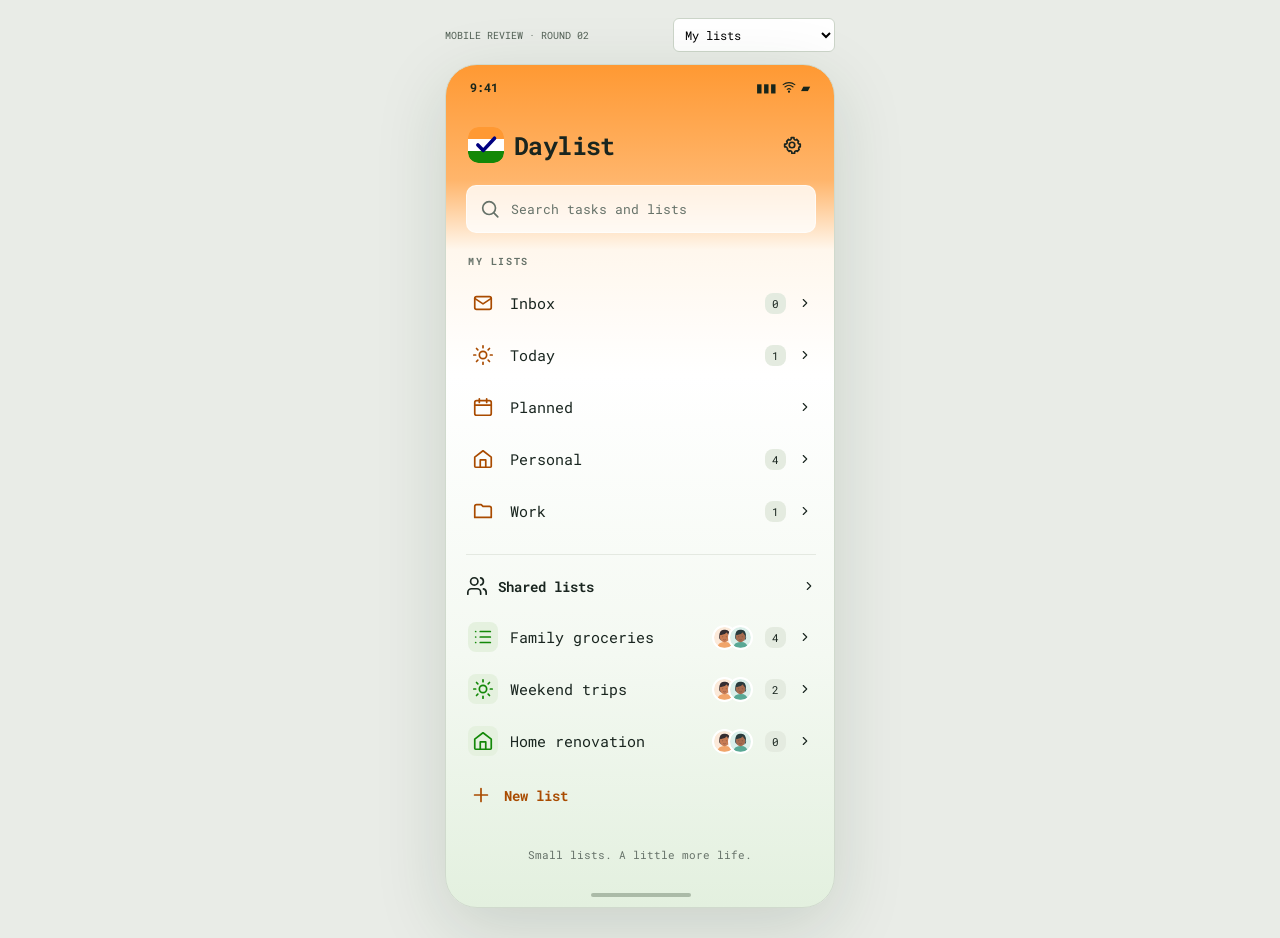
<file: docs/ui-before-taskvilla-compact/index.html>
<!doctype html>
<html lang="en">
<head><meta name="author" content="Aniruddha DuttaChowdhury"><meta name="application-name" content="Daylist"><meta name="application-id" content="app.adc.wunderlistmobileapp"><meta charset="utf-8"><meta name="viewport" content="width=device-width,initial-scale=1"><title>Daylist — Mobile UI review</title><link rel="icon" href="assets/brand-mark.svg"><link rel="stylesheet" href="styles.css"></head>
<body>
<div id="app"></div>
<script src="app.js"></script>
</body></html>
</file>
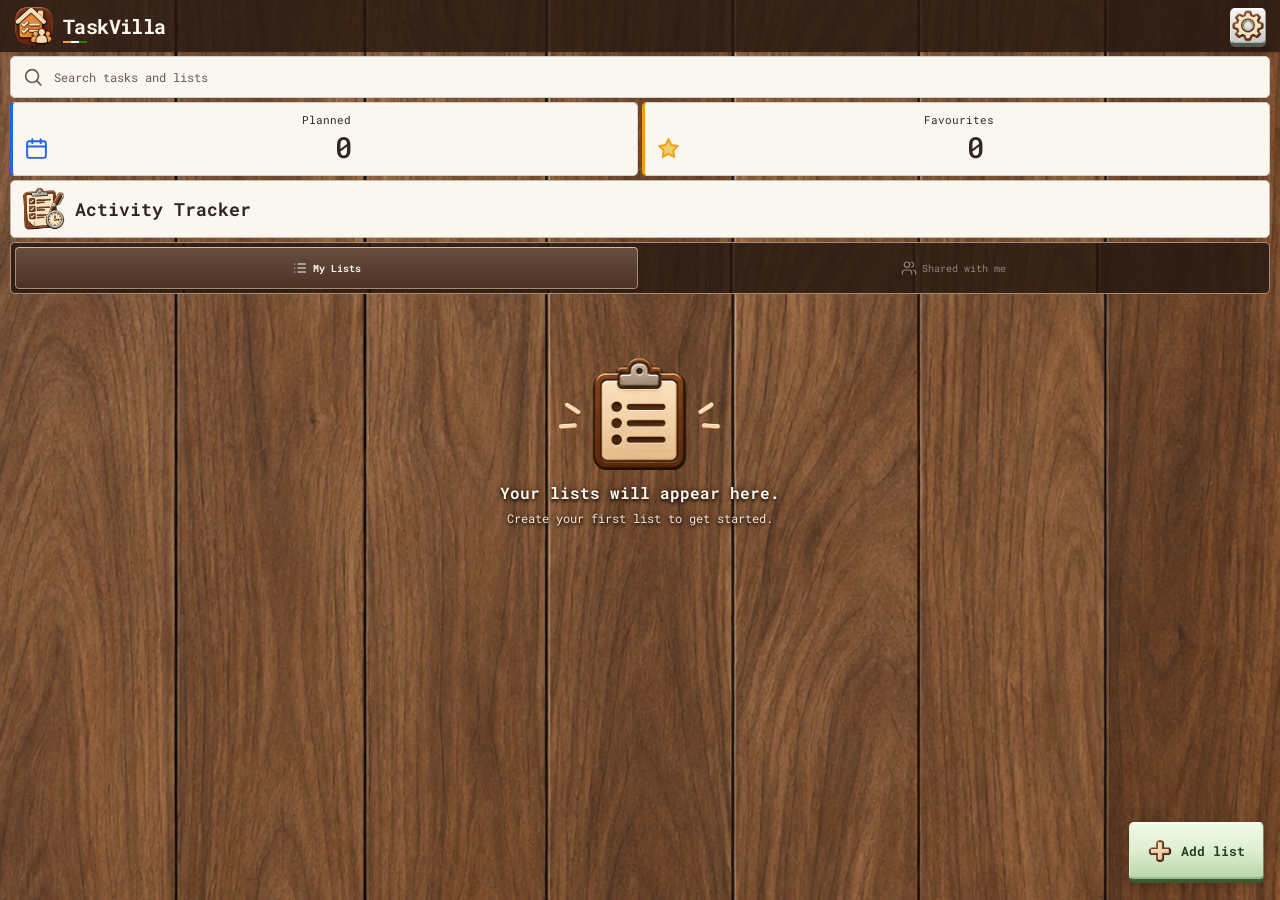
<file: android/assets/ui/index.html>
<!doctype html>
<html lang="en">
<head><meta name="author" content="Aniruddha DuttaChowdhury"><meta name="application-name" content="TaskVilla"><meta name="application-id" content="app.adc.taskvilla"><meta charset="utf-8"><meta name="viewport" content="width=device-width,initial-scale=1"><title>TaskVilla — Mobile UI review</title><link rel="icon" href="assets/taskvilla-icon.png"><link rel="stylesheet" href="styles.css"><link rel="stylesheet" href="tracker.css"></head>
<body>
<div id="app"></div>
<script src="button-feedback.js"></script><script src="assets/emoji-catalogue.js"></script>
<script src="assets/activity-catalogue.js"></script>
<script src="app.js"></script>
<script src="colour-picker.js"></script>
<script src="help.js"></script>
<script src="tracker.js"></script>
<script src="editor.js"></script>
<script src="keyboard.js"></script>
</body></html>
</file>
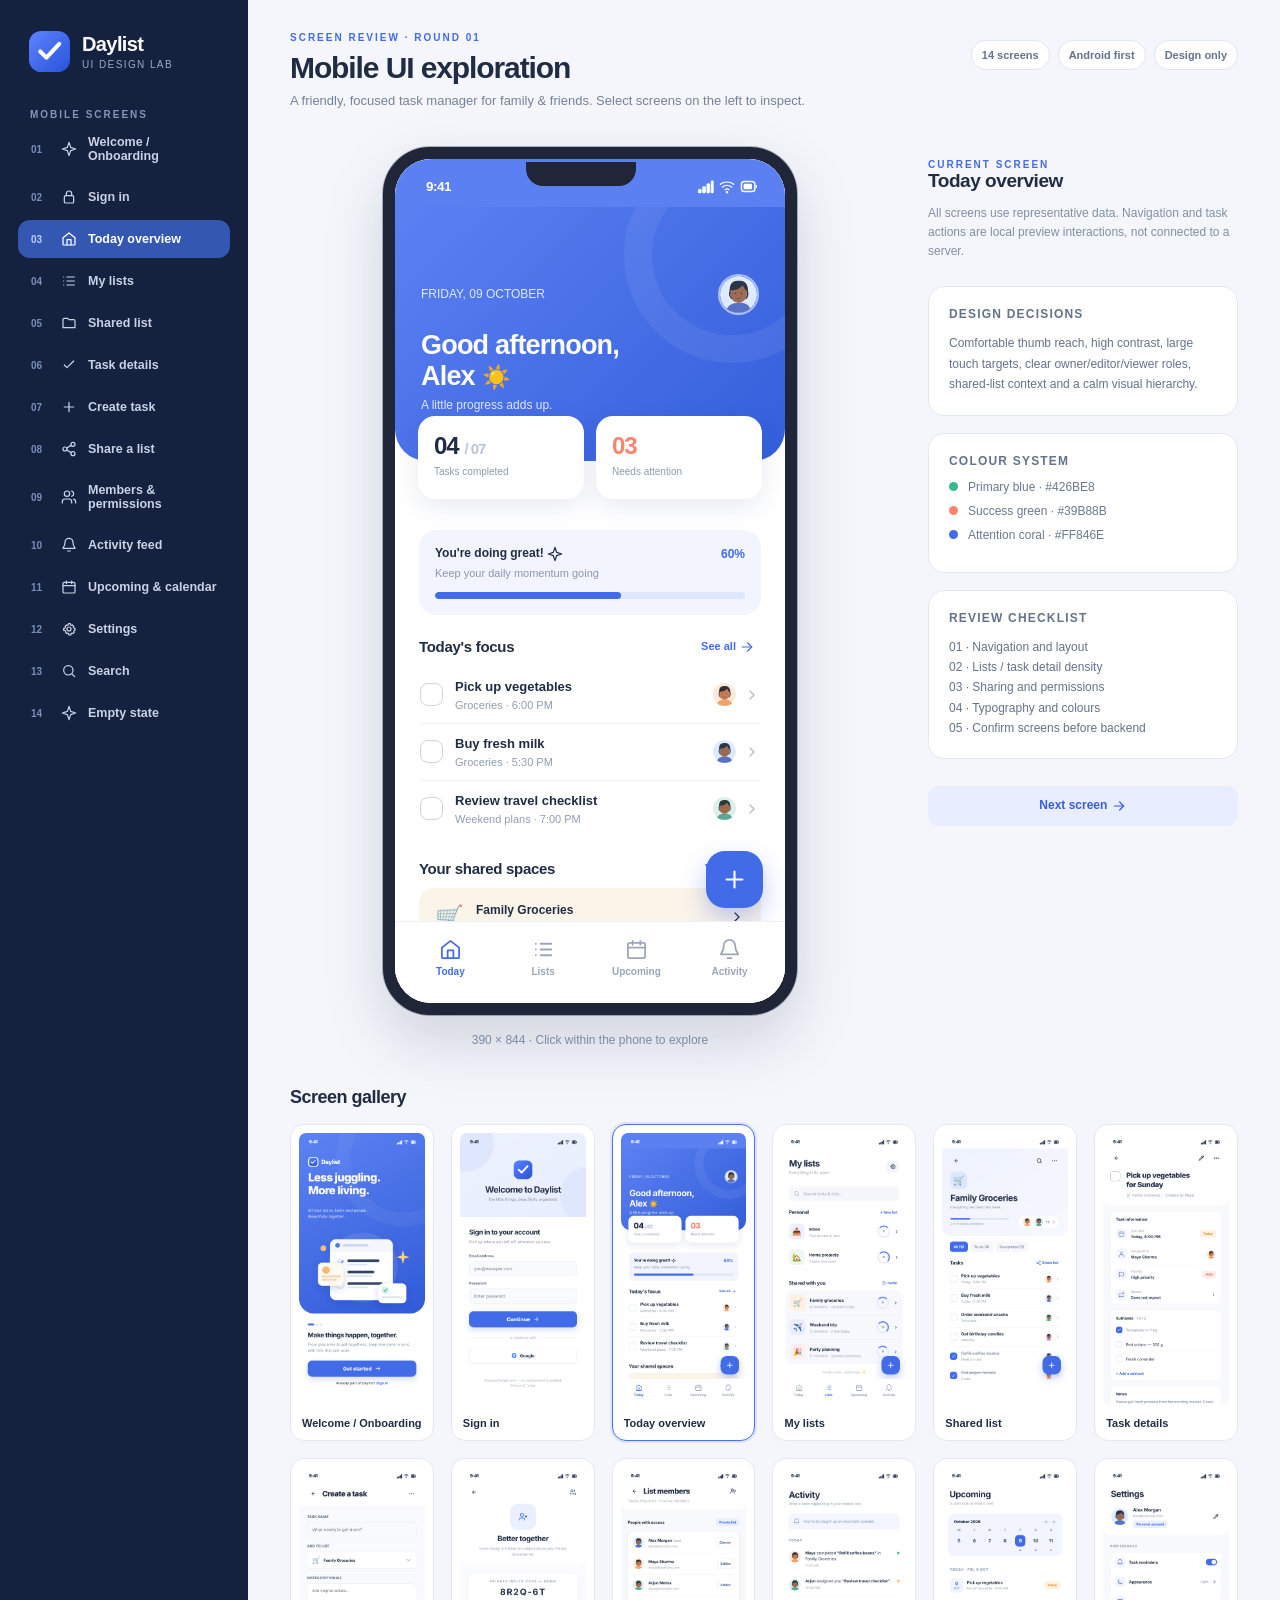
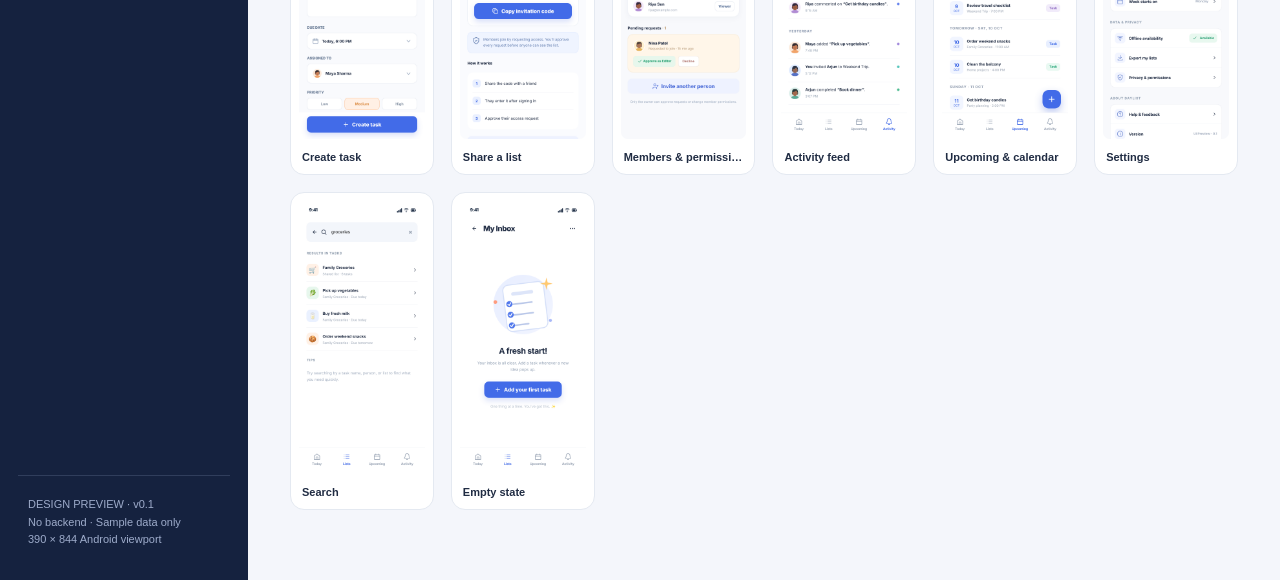
<file: docs/original-round01/ui/index.html>
<!doctype html>
<html lang="en">
<head><meta charset="utf-8"><meta name="viewport" content="width=device-width,initial-scale=1"><title>Daylist — Mobile UI review</title><link rel="icon" href="assets/brand-mark.svg"><link rel="stylesheet" href="styles.css"></head>
<body>
<div id="app"></div>
<script src="app.js"></script>
</body></html>
</file>
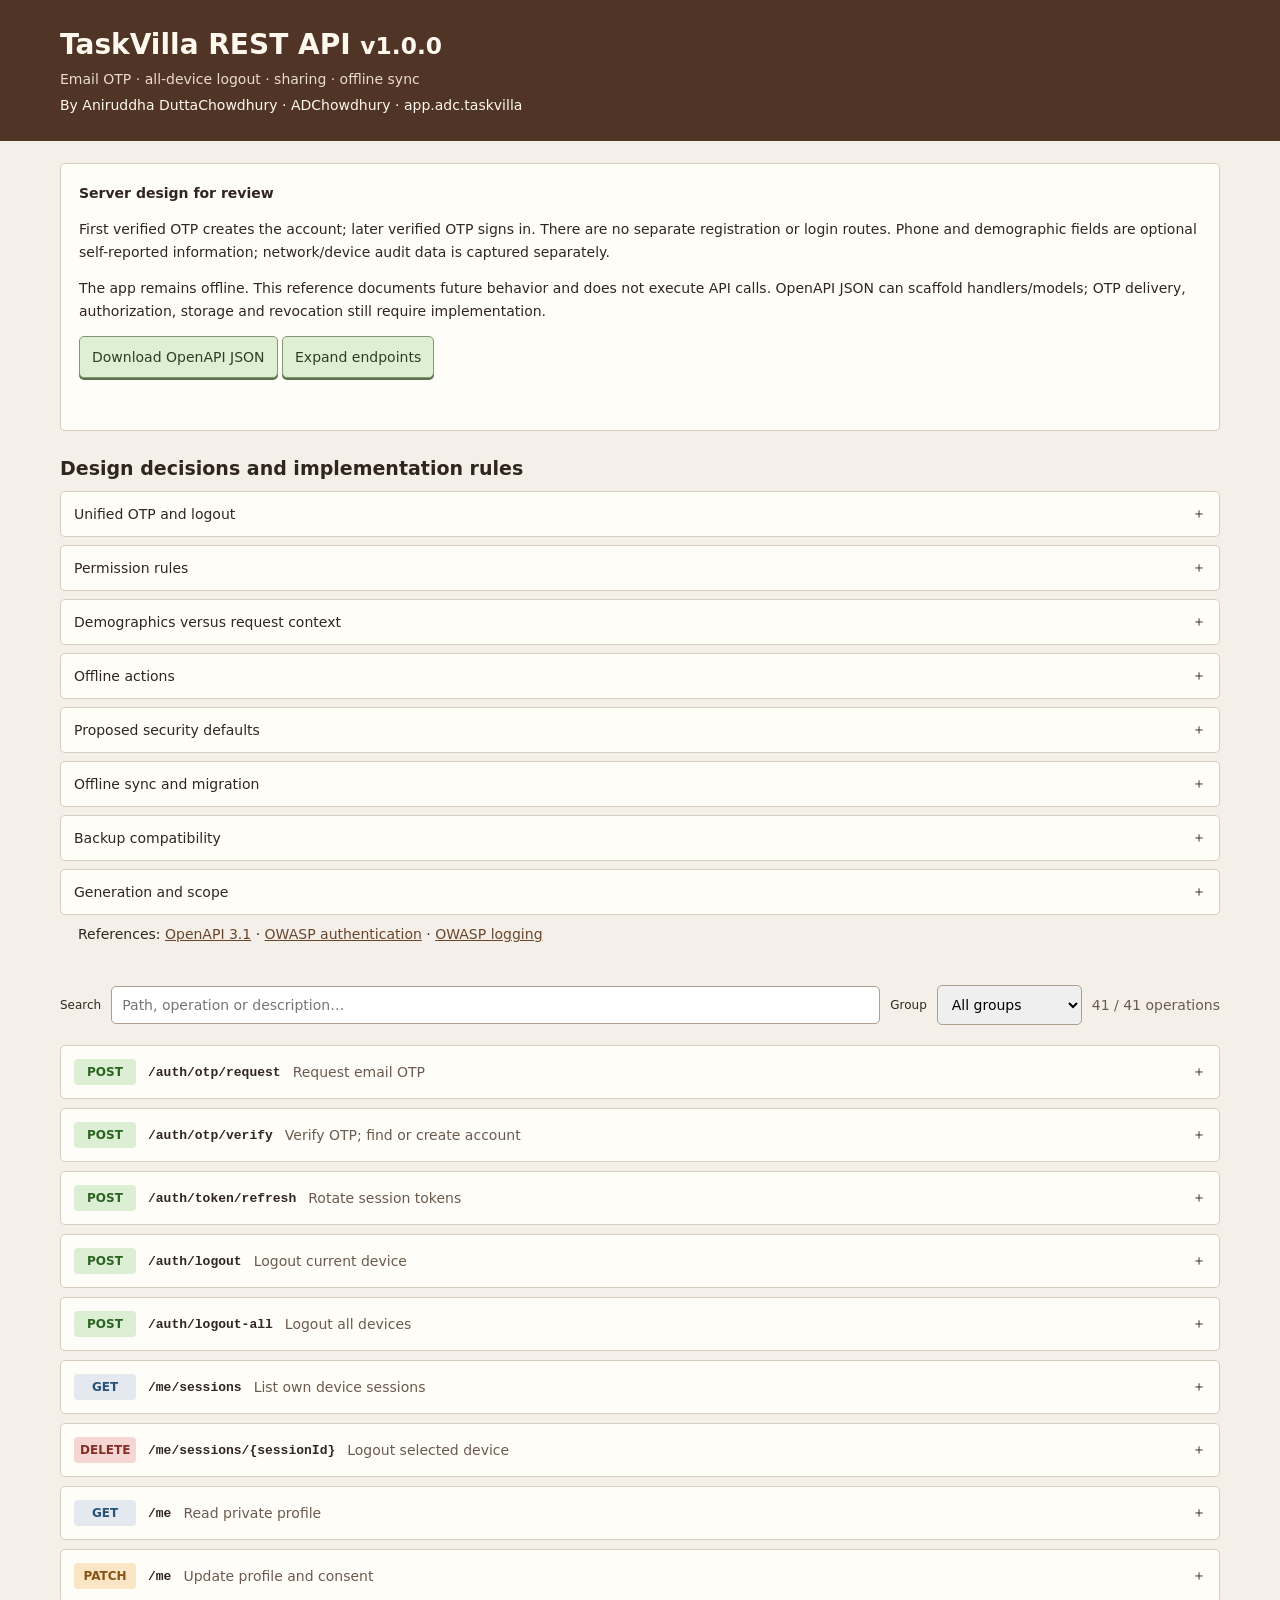
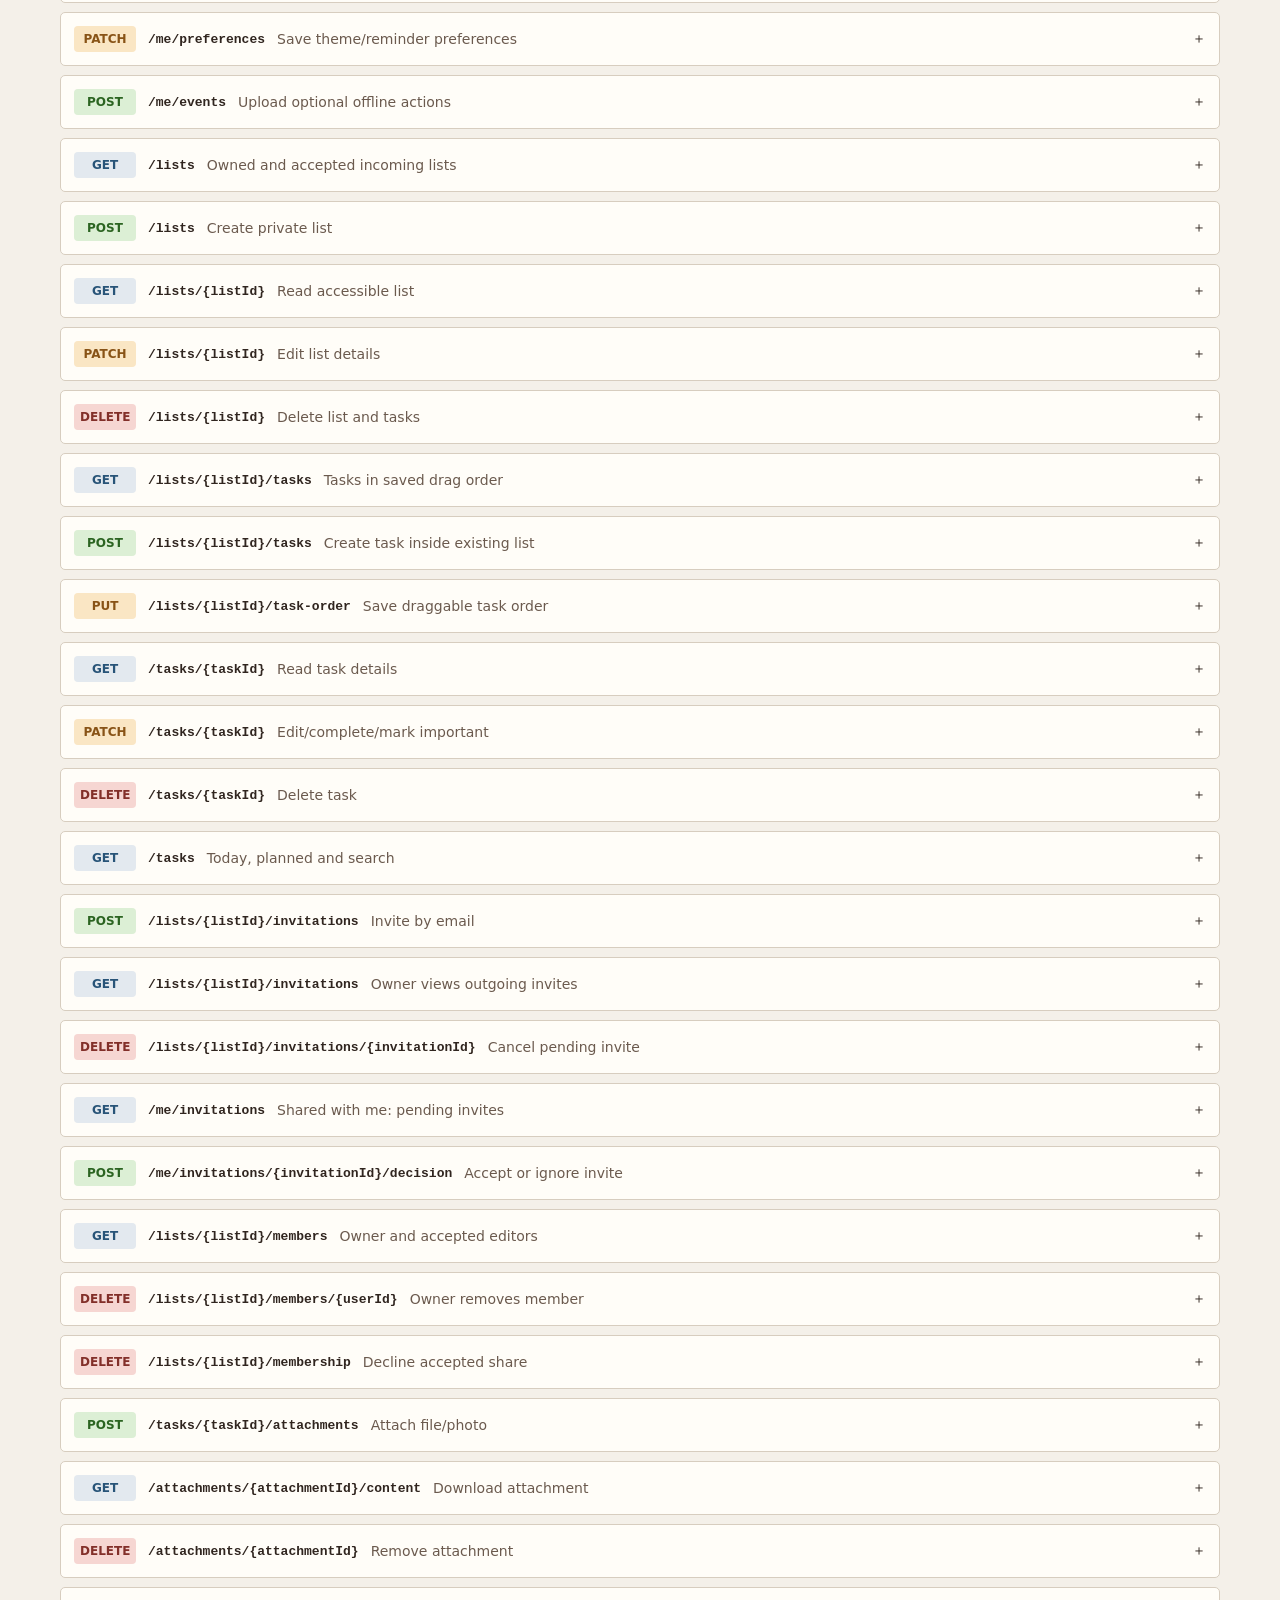
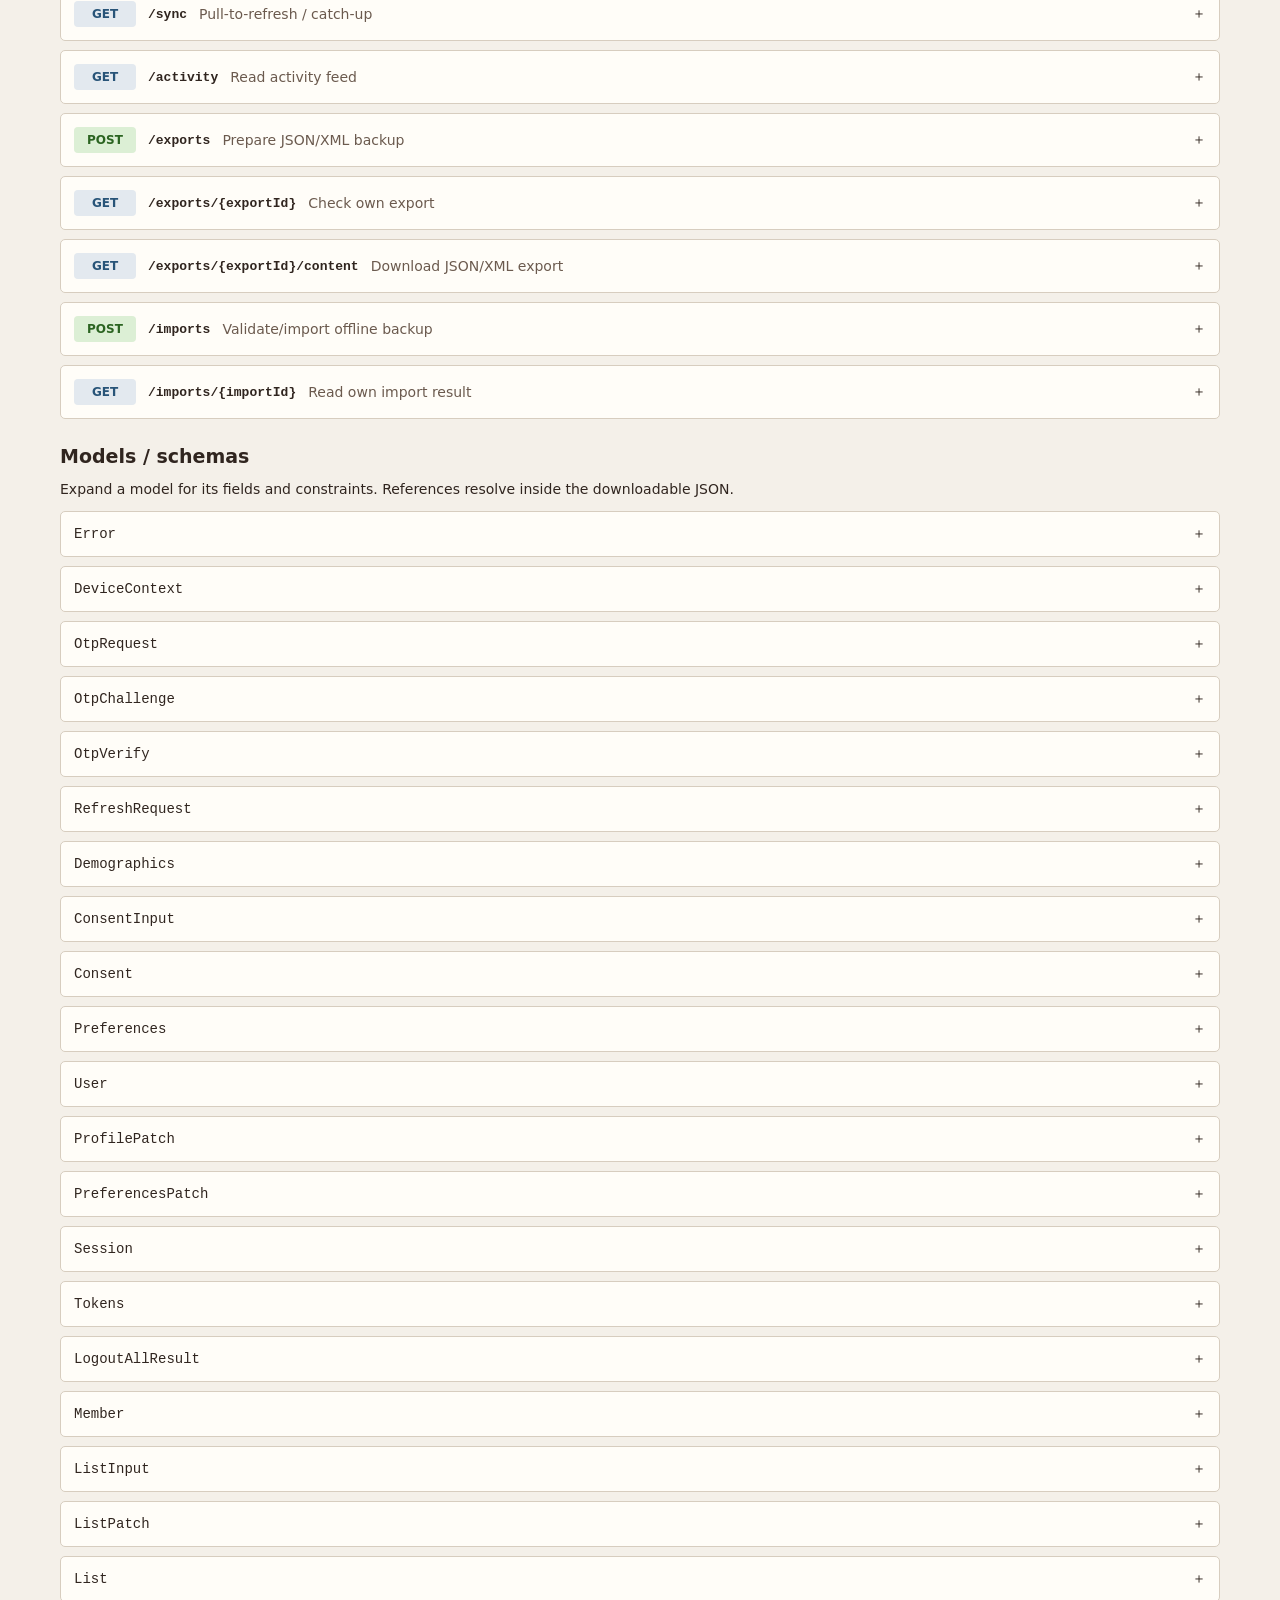
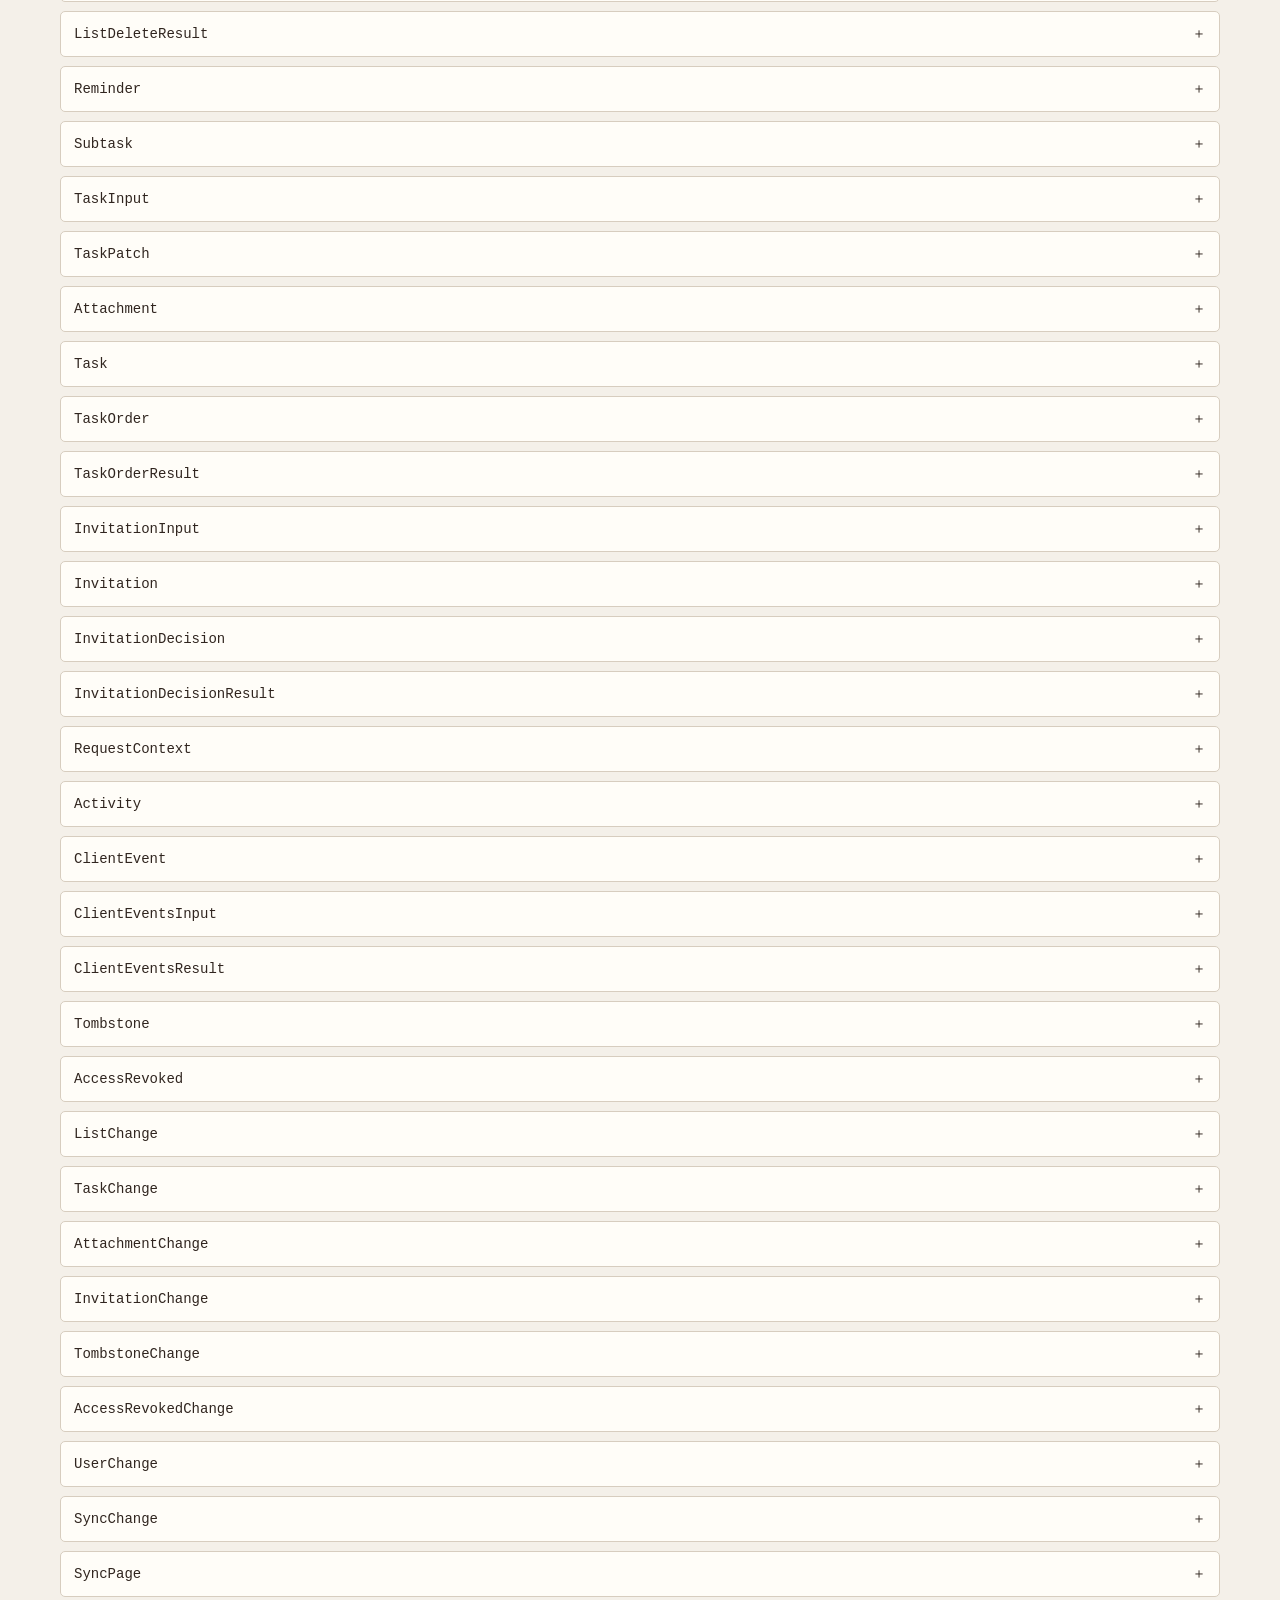
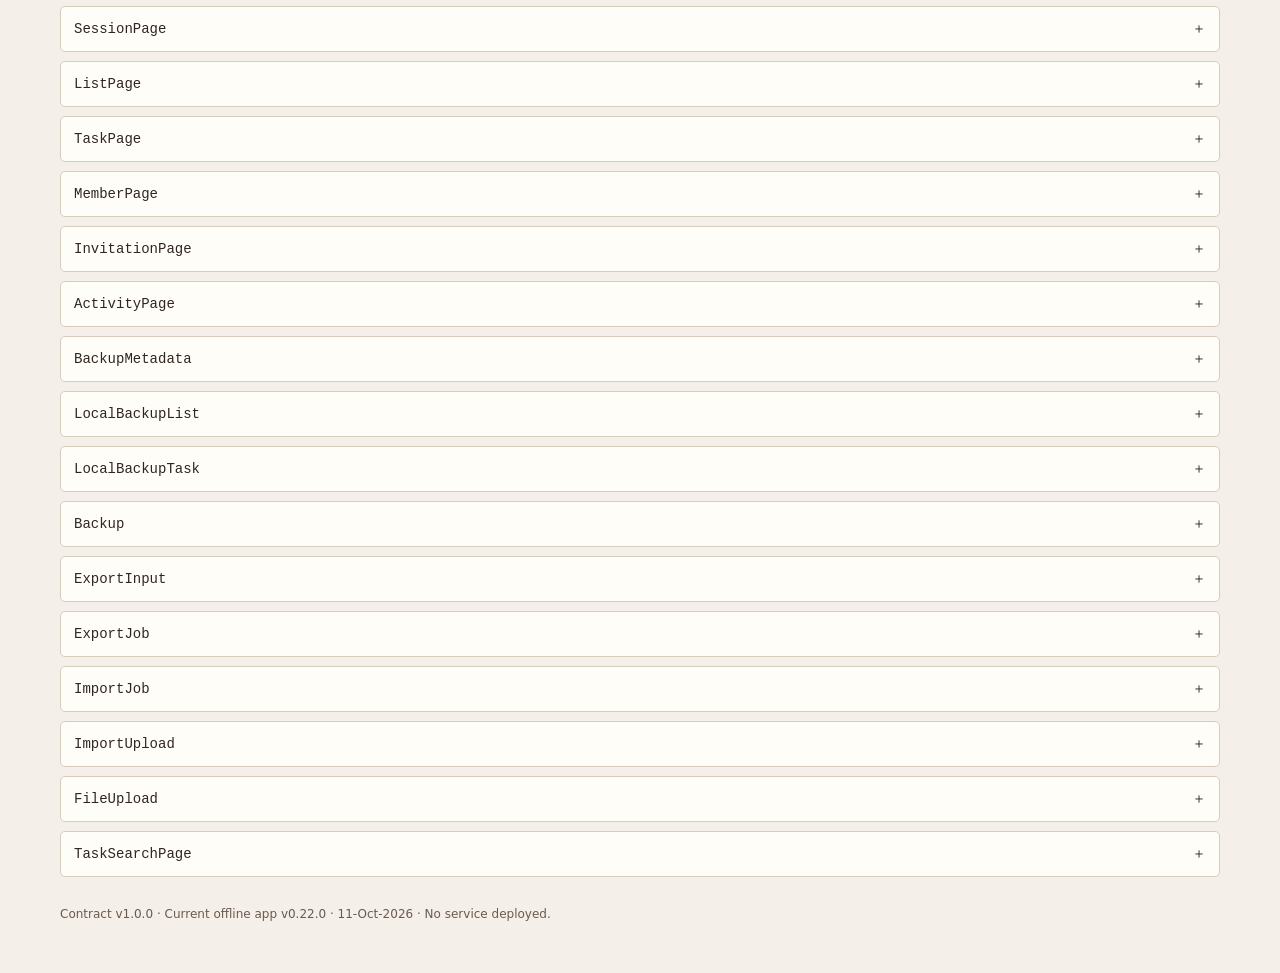
<file: docs/api/v1.0.0/TaskVilla-API-v1.0.0.html>
<!doctype html><html lang="en"><head><meta charset="utf-8"><meta name="viewport" content="width=device-width,initial-scale=1"><title>TaskVilla API · v1.0.0</title><style>
:root{color-scheme:light;--ink:#30251f;--line:#d7cdbf}*{box-sizing:border-box}body{margin:0;background:#f4f0e9;color:var(--ink);font:14px system-ui,sans-serif}header{background:#503526;color:#fff8ef;padding:28px max(20px,calc((100vw - 1160px)/2))}h1{margin:0;font-size:28px}.subtitle{margin:10px 0;color:#eadbcd}button,input,select{font:inherit}button{cursor:pointer;background:#deefd2;color:#294122;border:1px solid #829775;border-radius:5px;padding:9px 12px;box-shadow:0 2px 0 #5c714e}button:focus-visible,input:focus-visible,select:focus-visible,summary:focus-visible{outline:3px solid #c97935;outline-offset:3px}.wrap{max-width:1200px;margin:auto;padding:22px 20px}.intro{background:#fffdf8;border:1px solid var(--line);border-radius:5px;padding:18px;line-height:1.6}.toolbar{display:flex;gap:10px;flex-wrap:wrap;margin:20px 0;align-items:center}input{flex:1;min-width:180px;padding:10px;border:1px solid #ad9e8d;border-radius:5px}select{padding:10px;border:1px solid #ad9e8d;border-radius:5px}.count{color:#6b5a4e}h2{font-size:19px;margin:26px 0 12px}.operation{border:1px solid var(--line);background:#fffdf8;margin:9px 0;border-radius:5px;overflow:hidden}summary{cursor:pointer;padding:13px;display:flex;gap:12px;align-items:center;flex-wrap:wrap;list-style:none}summary:after{content:'＋';margin-left:auto}details[open]>summary:after{content:'−'}.method{font-weight:700;font-size:12px;width:62px;text-align:center;padding:6px;border-radius:4px;background:#e3e9ef;color:#285478}.post{background:#dcefd5;color:#2b6421}.delete{background:#f6d6d2;color:#822f29}.patch,.put{background:#fae6c4;color:#885316}.path{font:600 13px ui-monospace,monospace;overflow-wrap:anywhere}.summary-text{color:#6b5a4e}.body{padding:4px 18px 18px;border-top:1px solid #e8e0d4}.body p{line-height:1.65}.pill{font-size:12px;border:1px solid #d9cdbc;border-radius:4px;padding:4px 7px;display:inline-block;margin:8px 6px 0 0}pre{padding:14px;background:#29241f;color:#fff8ef;border-radius:5px;overflow:auto;font:12px/1.6 ui-monospace,monospace;max-height:480px}table{width:100%;border-collapse:collapse;display:block;overflow:auto}td,th{border-bottom:1px solid #e3dbce;padding:9px;text-align:left;vertical-align:top;font-size:12px}th{background:#eee7dc}.notes details{background:#fffdf8;border:1px solid var(--line);border-radius:5px;margin:8px 0}.notes p{padding:0 18px 18px;line-height:1.7;margin:0}.notes a{color:#6a452c}footer{margin:30px 0;color:#6b5a4e;font-size:12px}a{color:inherit}.empty{padding:20px}label{font-size:12px;display:flex;gap:8px;align-items:center}.schema-summary{font-family:ui-monospace,monospace}#status{font-size:12px;min-height:18px;margin:8px 0}@media(max-width:600px){header{padding:22px 16px}.wrap{padding:16px}.summary-text{width:100%}h1{font-size:23px}}
</style></head><body><header><h1>TaskVilla REST API <small>v1.0.0</small></h1><p class="subtitle">Email OTP · all-device logout · sharing · offline sync</p><div>By Aniruddha DuttaChowdhury · ADChowdhury · app.adc.taskvilla</div></header><main class="wrap"><section class="intro"><strong>Server design for review</strong><p>First verified OTP creates the account; later verified OTP signs in. There are no separate registration or login routes. Phone and demographic fields are optional self-reported information; network/device audit data is captured separately.</p><p>The app remains offline. This reference documents future behavior and does not execute API calls. OpenAPI JSON can scaffold handlers/models; OTP delivery, authorization, storage and revocation still require implementation.</p><button id="download">Download OpenAPI JSON</button> <button id="expand">Expand endpoints</button><div id="status" role="status"></div></section><section class="notes" id="notes"></section><div class="toolbar"><label for="search">Search</label><input id="search" type="search" placeholder="Path, operation or description…"><label for="tag">Group</label><select id="tag"><option value="">All groups</option></select><span id="count" class="count" aria-live="polite"></span></div><div id="operations"></div><h2>Models / schemas</h2><p>Expand a model for its fields and constraints. References resolve inside the downloadable JSON.</p><div id="schemas"></div><footer>Contract v1.0.0 · Current offline app v0.22.0 · 11-Oct-2026 · No service deployed.</footer></main><script id="spec" type="application/json">{"openapi": "3.1.0", "info": {"title": "TaskVilla REST API", "version": "1.0.0", "description": "Proposed server contract for app.adc.taskvilla. Unified OTP and logout: Only OTP request/verify for first and returning users; no passwords or separate login/registration. OTP proves mailbox access, not legal identity. Logout-all includes current session; immediate server-side active-session checks required. Offline SQLite is not remotely wiped.\n\nPermission rules: Owner controls list metadata, deletion, invitation and removal. Accepted editor manages tasks/reorder and may leave. Pending recipient reads invitation metadata only and accepts/ignores; no home entry or task content before acceptance. Actor/owner IDs derived server-side; every export, attachment and sync page reauthorizes.\n\nDemographics versus request context: Audit all server calls: UTC time, derived user/session/IP, route/action, result, bounded app/device metadata. Phone/age/gender/country/city are optional self-reported with consent, not scraped or verified by email OTP. No IMEI/SIM/contacts collection. IP may be VPN/NAT; no exact location/person inference. Other members never see these fields.\n\nOffline actions: Optional consented client events queue offline; untrusted time/action. Upload IP belongs to reconnect/upload, not the historical action. API middleware audits network actions independently. No private task/profile text in events.\n\nProposed security defaults: OTP6digits/5min/5attempts/resend60s. Access15min; refresh sliding30d, absolute90d, rotated and digested. Revocations transactional with sign-in/refresh. HTTPS in production, secure token storage, generic failures, per-IP/email/device rate limits, no raw tokens/OTP/SMTP/body/query/profile values in logs. Request audit90d, optional client events30d; configure/disclose retention, restrict audit access and encrypt sensitive profile fields.\n\nOffline sync and migration: UUID cloud IDs; current local string-list/integer-task IDs migrated explicitly through backup import mapping. Retry writes through CRUD+Idempotency-Key; If-Match stale412 means reconcile. Snapshot/delta cursors bind user/auth generation; revocation/expiry410 requires cache reset. Keep private local-only records separate. Shared cached data purged on next contact. Sharing end-to-end test remains deferred until requested.\n\nBackup compatibility: Existing format1 JSON and typed XML, schema3, filenames-only attachments. Server exports adapt UUIDs to local-compatible IDs. Import validates whole graph, creates new private copies, never restores membership/consent/auth authority. No overwriting existing data. Hidden subtasks preserved. XML external entities disabled.\n\nGeneration and scope: OpenAPI3.1.0 for compatible Python/PHP/Node generators: handlers/models/client SDK scaffolds. OTP delivery, ACLs, data storage, transactional revocation/sync, SMTP worker and actual business behavior still need code. Draft v1.0.0, current app remains offline v0.22.0, no deployed server. Owner-only list metadata, editor role,14d invitations and listed limits are proposed defaults. No public admin/scheduler/demographic bulk API.", "contact": {"name": "Aniruddha DuttaChowdhury", "url": "https://www.linkedin.com/in/adchowdhury/", "email": "a.d.chowdhury@gmail.com"}, "x-developer-brand": "ADChowdhury"}, "servers": [{"url": "http://localhost:8000/api/v1", "description": "Future local development; not running. Use HTTPS in production."}], "tags": [{"name": "Authentication"}, {"name": "Sessions"}, {"name": "Profile"}, {"name": "Lists"}, {"name": "Tasks"}, {"name": "Sharing"}, {"name": "Attachments"}, {"name": "Sync"}, {"name": "Activity"}, {"name": "Backups"}], "security": [{"bearerAuth": []}], "paths": {"/auth/otp/request": {"post": {"operationId": "requestEmailOtp", "tags": ["Authentication"], "summary": "Request email OTP", "description": "Unified first/returning user flow. Cryptographic 6-digit code, TTL 300s, keyed digest at rest, max 5 attempts, resend >=60s via same endpoint invalidates prior challenge. Per-IP/email/device send limits. Same generic 202 shape/timing for existing/new addresses and suppressed delivery; never return OTP/account existence. Create user only after verification. SMTP credentials on server only.", "parameters": [{"$ref": "#/components/parameters/RequestId"}, {"$ref": "#/components/parameters/DeviceId"}, {"$ref": "#/components/parameters/AppVersion"}, {"$ref": "#/components/parameters/Platform"}], "responses": {"202": {"description": "Success", "headers": {"X-Request-ID": {"schema": {"type": "string", "format": "uuid"}}}, "content": {"application/json": {"schema": {"$ref": "#/components/schemas/OtpChallenge"}}}}, "400": {"description": "Invalid request", "content": {"application/json": {"schema": {"$ref": "#/components/schemas/Error"}}}}, "422": {"description": "Field validation failed", "content": {"application/json": {"schema": {"$ref": "#/components/schemas/Error"}}}}, "429": {"description": "Rate limited", "content": {"application/json": {"schema": {"$ref": "#/components/schemas/Error"}}}, "headers": {"Retry-After": {"schema": {"type": "integer", "minimum": 1}, "description": "Retry after seconds"}}}, "503": {"description": "Temporarily unavailable", "content": {"application/json": {"schema": {"$ref": "#/components/schemas/Error"}}}}}, "x-audit-action": "requestEmailOtp", "x-authorization": "public/credential flow", "security": [], "requestBody": {"required": true, "content": {"application/json": {"schema": {"$ref": "#/components/schemas/OtpRequest"}, "example": {"email": "tom@example.com", "device": {"installationId": "11111111-1111-4111-8111-111111111111", "platform": "android", "appVersion": "0.22.0", "osVersion": "Android 16", "model": "Pixel 8", "locale": "en-IN", "timeZone": "Asia/Kolkata"}}}}}}}, "/auth/otp/verify": {"post": {"operationId": "verifyEmailOtp", "tags": ["Authentication"], "summary": "Verify OTP; find or create account", "description": "Atomically consume challenge and find/create one user with unique normalized-email key, issue session. Bind challenge to originating installation/email/purpose. Wrong/expired/exhausted OTP ->400 OTP_INVALID, no account enumeration. Same-key identical retry may replay encrypted response for 60s to original active session; different key cannot reuse OTP. Email domain lowercased; local-part canonicalization policy must be consistent, never provider-specific dot/plus rewriting. No separate login or registration route.", "parameters": [{"$ref": "#/components/parameters/RequestId"}, {"$ref": "#/components/parameters/DeviceId"}, {"$ref": "#/components/parameters/AppVersion"}, {"$ref": "#/components/parameters/Platform"}, {"$ref": "#/components/parameters/IdempotencyKey"}], "responses": {"200": {"description": "Success", "headers": {"X-Request-ID": {"schema": {"type": "string", "format": "uuid"}}}, "content": {"application/json": {"schema": {"$ref": "#/components/schemas/Tokens"}}}}, "400": {"description": "Invalid request", "content": {"application/json": {"schema": {"$ref": "#/components/schemas/Error"}}}}, "409": {"description": "State/idempotency/order conflict", "content": {"application/json": {"schema": {"$ref": "#/components/schemas/Error"}}}}, "422": {"description": "Field validation failed", "content": {"application/json": {"schema": {"$ref": "#/components/schemas/Error"}}}}, "429": {"description": "Rate limited", "content": {"application/json": {"schema": {"$ref": "#/components/schemas/Error"}}}, "headers": {"Retry-After": {"schema": {"type": "integer", "minimum": 1}, "description": "Retry after seconds"}}}, "503": {"description": "Temporarily unavailable", "content": {"application/json": {"schema": {"$ref": "#/components/schemas/Error"}}}}}, "x-audit-action": "verifyEmailOtp", "x-authorization": "public/credential flow", "security": [], "requestBody": {"required": true, "content": {"application/json": {"schema": {"$ref": "#/components/schemas/OtpVerify"}, "example": {"challengeId": "22222222-2222-4222-8222-222222222222", "otp": "123456", "device": {"installationId": "11111111-1111-4111-8111-111111111111", "platform": "android", "appVersion": "0.22.0", "osVersion": "Android 16", "model": "Pixel 8", "locale": "en-IN", "timeZone": "Asia/Kolkata"}}}}}}}, "/auth/token/refresh": {"post": {"operationId": "refreshSessionTokens", "tags": ["Authentication"], "summary": "Rotate session tokens", "description": "Refresh token is credential; no access token required. Rotate transactionally; detected reuse revokes session family except bounded identical-idempotency retry. Sliding refresh expiry 30d, absolute session lifetime 90d. Serialize with logout-all so revoked sessions cannot be recreated. Invalid/revoked token ->401.", "parameters": [{"$ref": "#/components/parameters/RequestId"}, {"$ref": "#/components/parameters/DeviceId"}, {"$ref": "#/components/parameters/AppVersion"}, {"$ref": "#/components/parameters/Platform"}, {"$ref": "#/components/parameters/IdempotencyKey"}], "responses": {"200": {"description": "Success", "headers": {"X-Request-ID": {"schema": {"type": "string", "format": "uuid"}}}, "content": {"application/json": {"schema": {"$ref": "#/components/schemas/Tokens"}}}}, "400": {"description": "Invalid request", "content": {"application/json": {"schema": {"$ref": "#/components/schemas/Error"}}}}, "401": {"description": "Expired/missing/revoked credential", "content": {"application/json": {"schema": {"$ref": "#/components/schemas/Error"}}}}, "409": {"description": "State/idempotency/order conflict", "content": {"application/json": {"schema": {"$ref": "#/components/schemas/Error"}}}}, "422": {"description": "Field validation failed", "content": {"application/json": {"schema": {"$ref": "#/components/schemas/Error"}}}}, "429": {"description": "Rate limited", "content": {"application/json": {"schema": {"$ref": "#/components/schemas/Error"}}}, "headers": {"Retry-After": {"schema": {"type": "integer", "minimum": 1}, "description": "Retry after seconds"}}}, "503": {"description": "Temporarily unavailable", "content": {"application/json": {"schema": {"$ref": "#/components/schemas/Error"}}}}}, "x-audit-action": "refreshSessionTokens", "x-authorization": "public/credential flow", "security": [], "requestBody": {"required": true, "content": {"application/json": {"schema": {"$ref": "#/components/schemas/RefreshRequest"}, "example": {"refreshToken": "replace-with-real-opaque-refresh-token-from-secure-storage"}}}}}}, "/auth/logout": {"post": {"operationId": "logoutCurrentDevice", "tags": ["Sessions"], "summary": "Logout current device", "description": "Revoke current session/access/refresh immediately; clear secure client tokens. Offline SQLite is not remotely erased.", "parameters": [{"$ref": "#/components/parameters/RequestId"}, {"$ref": "#/components/parameters/DeviceId"}, {"$ref": "#/components/parameters/AppVersion"}, {"$ref": "#/components/parameters/Platform"}], "responses": {"204": {"description": "Success", "headers": {"X-Request-ID": {"schema": {"type": "string", "format": "uuid"}}}}, "400": {"description": "Invalid request", "content": {"application/json": {"schema": {"$ref": "#/components/schemas/Error"}}}}, "401": {"description": "Expired/missing/revoked credential", "content": {"application/json": {"schema": {"$ref": "#/components/schemas/Error"}}}}, "403": {"description": "Forbidden role or consent", "content": {"application/json": {"schema": {"$ref": "#/components/schemas/Error"}}}}, "404": {"description": "Not found or concealed inaccessible resource", "content": {"application/json": {"schema": {"$ref": "#/components/schemas/Error"}}}}, "422": {"description": "Field validation failed", "content": {"application/json": {"schema": {"$ref": "#/components/schemas/Error"}}}}, "429": {"description": "Rate limited", "content": {"application/json": {"schema": {"$ref": "#/components/schemas/Error"}}}, "headers": {"Retry-After": {"schema": {"type": "integer", "minimum": 1}, "description": "Retry after seconds"}}}, "503": {"description": "Temporarily unavailable", "content": {"application/json": {"schema": {"$ref": "#/components/schemas/Error"}}}}}, "x-audit-action": "logoutCurrentDevice", "x-authorization": "active session + resource authorization"}}, "/auth/logout-all": {"post": {"operationId": "logoutAllDevices", "tags": ["Sessions"], "summary": "Logout all devices", "description": "Atomically revoke every session including current and increment user session epoch. All old access/refresh credentials fail immediately: server checks active session on every request. Serialize against verify/refresh; sign-in after revocation is permitted. Other devices discover 401 on reconnect. Does not erase offline SQLite.", "parameters": [{"$ref": "#/components/parameters/RequestId"}, {"$ref": "#/components/parameters/DeviceId"}, {"$ref": "#/components/parameters/AppVersion"}, {"$ref": "#/components/parameters/Platform"}, {"$ref": "#/components/parameters/IdempotencyKey"}], "responses": {"200": {"description": "Success", "headers": {"X-Request-ID": {"schema": {"type": "string", "format": "uuid"}}}, "content": {"application/json": {"schema": {"$ref": "#/components/schemas/LogoutAllResult"}}}}, "400": {"description": "Invalid request", "content": {"application/json": {"schema": {"$ref": "#/components/schemas/Error"}}}}, "401": {"description": "Expired/missing/revoked credential", "content": {"application/json": {"schema": {"$ref": "#/components/schemas/Error"}}}}, "403": {"description": "Forbidden role or consent", "content": {"application/json": {"schema": {"$ref": "#/components/schemas/Error"}}}}, "404": {"description": "Not found or concealed inaccessible resource", "content": {"application/json": {"schema": {"$ref": "#/components/schemas/Error"}}}}, "409": {"description": "State/idempotency/order conflict", "content": {"application/json": {"schema": {"$ref": "#/components/schemas/Error"}}}}, "422": {"description": "Field validation failed", "content": {"application/json": {"schema": {"$ref": "#/components/schemas/Error"}}}}, "429": {"description": "Rate limited", "content": {"application/json": {"schema": {"$ref": "#/components/schemas/Error"}}}, "headers": {"Retry-After": {"schema": {"type": "integer", "minimum": 1}, "description": "Retry after seconds"}}}, "503": {"description": "Temporarily unavailable", "content": {"application/json": {"schema": {"$ref": "#/components/schemas/Error"}}}}}, "x-audit-action": "logoutAllDevices", "x-authorization": "active session + resource authorization"}}, "/me/sessions": {"get": {"operationId": "listMySessions", "tags": ["Sessions"], "summary": "List own device sessions", "description": "Own sessions only, including last server-observed IP and current marker.", "parameters": [{"$ref": "#/components/parameters/RequestId"}, {"$ref": "#/components/parameters/DeviceId"}, {"$ref": "#/components/parameters/AppVersion"}, {"$ref": "#/components/parameters/Platform"}, {"$ref": "#/components/parameters/Cursor"}, {"$ref": "#/components/parameters/Limit"}], "responses": {"200": {"description": "Success", "headers": {"X-Request-ID": {"schema": {"type": "string", "format": "uuid"}}}, "content": {"application/json": {"schema": {"$ref": "#/components/schemas/SessionPage"}}}}, "400": {"description": "Invalid request", "content": {"application/json": {"schema": {"$ref": "#/components/schemas/Error"}}}}, "401": {"description": "Expired/missing/revoked credential", "content": {"application/json": {"schema": {"$ref": "#/components/schemas/Error"}}}}, "403": {"description": "Forbidden role or consent", "content": {"application/json": {"schema": {"$ref": "#/components/schemas/Error"}}}}, "404": {"description": "Not found or concealed inaccessible resource", "content": {"application/json": {"schema": {"$ref": "#/components/schemas/Error"}}}}, "422": {"description": "Field validation failed", "content": {"application/json": {"schema": {"$ref": "#/components/schemas/Error"}}}}, "429": {"description": "Rate limited", "content": {"application/json": {"schema": {"$ref": "#/components/schemas/Error"}}}, "headers": {"Retry-After": {"schema": {"type": "integer", "minimum": 1}, "description": "Retry after seconds"}}}, "503": {"description": "Temporarily unavailable", "content": {"application/json": {"schema": {"$ref": "#/components/schemas/Error"}}}}}, "x-audit-action": "listMySessions", "x-authorization": "active session + resource authorization"}}, "/me/sessions/{sessionId}": {"delete": {"operationId": "revokeMySession", "tags": ["Sessions"], "summary": "Logout selected device", "description": "Only revoke caller-owned session; immediate access and refresh revocation.", "parameters": [{"name": "sessionId", "in": "path", "required": true, "schema": {"type": "string", "format": "uuid"}}, {"$ref": "#/components/parameters/RequestId"}, {"$ref": "#/components/parameters/DeviceId"}, {"$ref": "#/components/parameters/AppVersion"}, {"$ref": "#/components/parameters/Platform"}], "responses": {"204": {"description": "Success", "headers": {"X-Request-ID": {"schema": {"type": "string", "format": "uuid"}}}}, "400": {"description": "Invalid request", "content": {"application/json": {"schema": {"$ref": "#/components/schemas/Error"}}}}, "401": {"description": "Expired/missing/revoked credential", "content": {"application/json": {"schema": {"$ref": "#/components/schemas/Error"}}}}, "403": {"description": "Forbidden role or consent", "content": {"application/json": {"schema": {"$ref": "#/components/schemas/Error"}}}}, "404": {"description": "Not found or concealed inaccessible resource", "content": {"application/json": {"schema": {"$ref": "#/components/schemas/Error"}}}}, "422": {"description": "Field validation failed", "content": {"application/json": {"schema": {"$ref": "#/components/schemas/Error"}}}}, "429": {"description": "Rate limited", "content": {"application/json": {"schema": {"$ref": "#/components/schemas/Error"}}}, "headers": {"Retry-After": {"schema": {"type": "integer", "minimum": 1}, "description": "Retry after seconds"}}}, "503": {"description": "Temporarily unavailable", "content": {"application/json": {"schema": {"$ref": "#/components/schemas/Error"}}}}}, "x-audit-action": "revokeMySession", "x-authorization": "active session + resource authorization"}}, "/me": {"get": {"operationId": "getMyProfile", "tags": ["Profile"], "summary": "Read private profile", "description": "Own account only; phone/demographics optional self-report. Email verified by OTP, phone unverified.", "parameters": [{"$ref": "#/components/parameters/RequestId"}, {"$ref": "#/components/parameters/DeviceId"}, {"$ref": "#/components/parameters/AppVersion"}, {"$ref": "#/components/parameters/Platform"}], "responses": {"200": {"description": "Success", "headers": {"X-Request-ID": {"schema": {"type": "string", "format": "uuid"}}}, "content": {"application/json": {"schema": {"$ref": "#/components/schemas/User"}}}}, "400": {"description": "Invalid request", "content": {"application/json": {"schema": {"$ref": "#/components/schemas/Error"}}}}, "401": {"description": "Expired/missing/revoked credential", "content": {"application/json": {"schema": {"$ref": "#/components/schemas/Error"}}}}, "403": {"description": "Forbidden role or consent", "content": {"application/json": {"schema": {"$ref": "#/components/schemas/Error"}}}}, "404": {"description": "Not found or concealed inaccessible resource", "content": {"application/json": {"schema": {"$ref": "#/components/schemas/Error"}}}}, "422": {"description": "Field validation failed", "content": {"application/json": {"schema": {"$ref": "#/components/schemas/Error"}}}}, "429": {"description": "Rate limited", "content": {"application/json": {"schema": {"$ref": "#/components/schemas/Error"}}}, "headers": {"Retry-After": {"schema": {"type": "integer", "minimum": 1}, "description": "Retry after seconds"}}}, "503": {"description": "Temporarily unavailable", "content": {"application/json": {"schema": {"$ref": "#/components/schemas/Error"}}}}}, "x-audit-action": "getMyProfile", "x-authorization": "active session + resource authorization"}, "patch": {"operationId": "updateMyProfile", "tags": ["Profile"], "summary": "Update profile and consent", "description": "Consent required for optional phone/demographics. Withdrawal clears respective fields atomically. Only field names/consent changes in audit, no profile values. No automatic phone extraction or age/gender inference. Email change requires later dedicated verification contract.", "parameters": [{"$ref": "#/components/parameters/RequestId"}, {"$ref": "#/components/parameters/DeviceId"}, {"$ref": "#/components/parameters/AppVersion"}, {"$ref": "#/components/parameters/Platform"}], "responses": {"200": {"description": "Success", "headers": {"X-Request-ID": {"schema": {"type": "string", "format": "uuid"}}}, "content": {"application/json": {"schema": {"$ref": "#/components/schemas/User"}}}}, "400": {"description": "Invalid request", "content": {"application/json": {"schema": {"$ref": "#/components/schemas/Error"}}}}, "401": {"description": "Expired/missing/revoked credential", "content": {"application/json": {"schema": {"$ref": "#/components/schemas/Error"}}}}, "403": {"description": "Forbidden role or consent", "content": {"application/json": {"schema": {"$ref": "#/components/schemas/Error"}}}}, "404": {"description": "Not found or concealed inaccessible resource", "content": {"application/json": {"schema": {"$ref": "#/components/schemas/Error"}}}}, "422": {"description": "Field validation failed", "content": {"application/json": {"schema": {"$ref": "#/components/schemas/Error"}}}}, "429": {"description": "Rate limited", "content": {"application/json": {"schema": {"$ref": "#/components/schemas/Error"}}}, "headers": {"Retry-After": {"schema": {"type": "integer", "minimum": 1}, "description": "Retry after seconds"}}}, "503": {"description": "Temporarily unavailable", "content": {"application/json": {"schema": {"$ref": "#/components/schemas/Error"}}}}}, "x-audit-action": "updateMyProfile", "x-authorization": "active session + resource authorization", "requestBody": {"required": true, "content": {"application/json": {"schema": {"$ref": "#/components/schemas/ProfilePatch"}, "example": {"displayName": "Tom", "phone": "+919876543210", "consent": {"profileData": true, "demographics": false, "clientActivity": false, "noticeVersion": "1.0"}}}}}}}, "/me/preferences": {"patch": {"operationId": "updateMyPreferences", "tags": ["Profile"], "summary": "Save theme/reminder preferences", "description": "Persist wood/stone/brick and preferences; local cache usable offline. Delivery still requires worker/provider.", "parameters": [{"$ref": "#/components/parameters/RequestId"}, {"$ref": "#/components/parameters/DeviceId"}, {"$ref": "#/components/parameters/AppVersion"}, {"$ref": "#/components/parameters/Platform"}], "responses": {"200": {"description": "Success", "headers": {"X-Request-ID": {"schema": {"type": "string", "format": "uuid"}}}, "content": {"application/json": {"schema": {"$ref": "#/components/schemas/Preferences"}}}}, "400": {"description": "Invalid request", "content": {"application/json": {"schema": {"$ref": "#/components/schemas/Error"}}}}, "401": {"description": "Expired/missing/revoked credential", "content": {"application/json": {"schema": {"$ref": "#/components/schemas/Error"}}}}, "403": {"description": "Forbidden role or consent", "content": {"application/json": {"schema": {"$ref": "#/components/schemas/Error"}}}}, "404": {"description": "Not found or concealed inaccessible resource", "content": {"application/json": {"schema": {"$ref": "#/components/schemas/Error"}}}}, "422": {"description": "Field validation failed", "content": {"application/json": {"schema": {"$ref": "#/components/schemas/Error"}}}}, "429": {"description": "Rate limited", "content": {"application/json": {"schema": {"$ref": "#/components/schemas/Error"}}}, "headers": {"Retry-After": {"schema": {"type": "integer", "minimum": 1}, "description": "Retry after seconds"}}}, "503": {"description": "Temporarily unavailable", "content": {"application/json": {"schema": {"$ref": "#/components/schemas/Error"}}}}}, "x-audit-action": "updateMyPreferences", "x-authorization": "active session + resource authorization", "requestBody": {"required": true, "content": {"application/json": {"schema": {"$ref": "#/components/schemas/PreferencesPatch"}, "example": {"theme": "stone", "remindersEnabled": true, "timeZone": "Asia/Kolkata"}}}}}}, "/me/events": {"post": {"operationId": "recordClientEvents", "tags": ["Activity"], "summary": "Upload optional offline actions", "description": "Require clientActivity consent. Deduplicate IDs per user, max100/batch; reject events >30d old or future beyond 5min. Client actions/times untrusted. Server observes upload IP, not historical action IP. Never include private task/profile text. Internal HTTP request audit does not depend on optional client telemetry.", "parameters": [{"$ref": "#/components/parameters/RequestId"}, {"$ref": "#/components/parameters/DeviceId"}, {"$ref": "#/components/parameters/AppVersion"}, {"$ref": "#/components/parameters/Platform"}, {"$ref": "#/components/parameters/IdempotencyKey"}], "responses": {"200": {"description": "Success", "headers": {"X-Request-ID": {"schema": {"type": "string", "format": "uuid"}}}, "content": {"application/json": {"schema": {"$ref": "#/components/schemas/ClientEventsResult"}}}}, "400": {"description": "Invalid request", "content": {"application/json": {"schema": {"$ref": "#/components/schemas/Error"}}}}, "401": {"description": "Expired/missing/revoked credential", "content": {"application/json": {"schema": {"$ref": "#/components/schemas/Error"}}}}, "403": {"description": "Forbidden role or consent", "content": {"application/json": {"schema": {"$ref": "#/components/schemas/Error"}}}}, "404": {"description": "Not found or concealed inaccessible resource", "content": {"application/json": {"schema": {"$ref": "#/components/schemas/Error"}}}}, "409": {"description": "State/idempotency/order conflict", "content": {"application/json": {"schema": {"$ref": "#/components/schemas/Error"}}}}, "422": {"description": "Field validation failed", "content": {"application/json": {"schema": {"$ref": "#/components/schemas/Error"}}}}, "429": {"description": "Rate limited", "content": {"application/json": {"schema": {"$ref": "#/components/schemas/Error"}}}, "headers": {"Retry-After": {"schema": {"type": "integer", "minimum": 1}, "description": "Retry after seconds"}}}, "503": {"description": "Temporarily unavailable", "content": {"application/json": {"schema": {"$ref": "#/components/schemas/Error"}}}}}, "x-audit-action": "recordClientEvents", "x-authorization": "active session + resource authorization", "requestBody": {"required": true, "content": {"application/json": {"schema": {"$ref": "#/components/schemas/ClientEventsInput"}, "example": {"device": {"installationId": "11111111-1111-4111-8111-111111111111", "platform": "android", "appVersion": "0.22.0", "osVersion": "Android 16", "model": "Pixel 8", "locale": "en-IN", "timeZone": "Asia/Kolkata"}, "events": [{"id": "55555555-5555-4555-8555-555555555555", "name": "screenViewed", "occurredAt": "2026-10-11T12:00:00Z", "screen": "settings"}]}}}}}}, "/lists": {"get": {"operationId": "listAccessibleLists", "tags": ["Lists"], "summary": "Owned and accepted incoming lists", "description": "Home includes owner lists and accepted memberships only, never pending/ignored invites. SharedByMe/sharedWithMe for UI grouping.", "parameters": [{"$ref": "#/components/parameters/RequestId"}, {"$ref": "#/components/parameters/DeviceId"}, {"$ref": "#/components/parameters/AppVersion"}, {"$ref": "#/components/parameters/Platform"}, {"$ref": "#/components/parameters/Cursor"}, {"$ref": "#/components/parameters/Limit"}, {"name": "scope", "in": "query", "schema": {"type": "string", "enum": ["all", "owned", "sharedWithMe"]}}], "responses": {"200": {"description": "Success", "headers": {"X-Request-ID": {"schema": {"type": "string", "format": "uuid"}}}, "content": {"application/json": {"schema": {"$ref": "#/components/schemas/ListPage"}}}}, "400": {"description": "Invalid request", "content": {"application/json": {"schema": {"$ref": "#/components/schemas/Error"}}}}, "401": {"description": "Expired/missing/revoked credential", "content": {"application/json": {"schema": {"$ref": "#/components/schemas/Error"}}}}, "403": {"description": "Forbidden role or consent", "content": {"application/json": {"schema": {"$ref": "#/components/schemas/Error"}}}}, "404": {"description": "Not found or concealed inaccessible resource", "content": {"application/json": {"schema": {"$ref": "#/components/schemas/Error"}}}}, "422": {"description": "Field validation failed", "content": {"application/json": {"schema": {"$ref": "#/components/schemas/Error"}}}}, "429": {"description": "Rate limited", "content": {"application/json": {"schema": {"$ref": "#/components/schemas/Error"}}}, "headers": {"Retry-After": {"schema": {"type": "integer", "minimum": 1}, "description": "Retry after seconds"}}}, "503": {"description": "Temporarily unavailable", "content": {"application/json": {"schema": {"$ref": "#/components/schemas/Error"}}}}}, "x-audit-action": "listAccessibleLists", "x-authorization": "active session + resource authorization"}, "post": {"operationId": "createList", "tags": ["Lists"], "summary": "Create private list", "description": "Owner from authenticated user, client UUID for offline creation. No share-at-creation flag, no seeded data.", "parameters": [{"$ref": "#/components/parameters/RequestId"}, {"$ref": "#/components/parameters/DeviceId"}, {"$ref": "#/components/parameters/AppVersion"}, {"$ref": "#/components/parameters/Platform"}, {"$ref": "#/components/parameters/IdempotencyKey"}], "responses": {"201": {"description": "Success", "headers": {"X-Request-ID": {"schema": {"type": "string", "format": "uuid"}}, "ETag": {"schema": {"type": "string"}, "description": "Quoted resource revision"}}, "content": {"application/json": {"schema": {"$ref": "#/components/schemas/List"}}}}, "400": {"description": "Invalid request", "content": {"application/json": {"schema": {"$ref": "#/components/schemas/Error"}}}}, "401": {"description": "Expired/missing/revoked credential", "content": {"application/json": {"schema": {"$ref": "#/components/schemas/Error"}}}}, "403": {"description": "Forbidden role or consent", "content": {"application/json": {"schema": {"$ref": "#/components/schemas/Error"}}}}, "404": {"description": "Not found or concealed inaccessible resource", "content": {"application/json": {"schema": {"$ref": "#/components/schemas/Error"}}}}, "409": {"description": "State/idempotency/order conflict", "content": {"application/json": {"schema": {"$ref": "#/components/schemas/Error"}}}}, "422": {"description": "Field validation failed", "content": {"application/json": {"schema": {"$ref": "#/components/schemas/Error"}}}}, "429": {"description": "Rate limited", "content": {"application/json": {"schema": {"$ref": "#/components/schemas/Error"}}}, "headers": {"Retry-After": {"schema": {"type": "integer", "minimum": 1}, "description": "Retry after seconds"}}}, "503": {"description": "Temporarily unavailable", "content": {"application/json": {"schema": {"$ref": "#/components/schemas/Error"}}}}}, "x-audit-action": "createList", "x-authorization": "active session + resource authorization", "requestBody": {"required": true, "content": {"application/json": {"schema": {"$ref": "#/components/schemas/ListInput"}, "example": {"id": "33333333-3333-4333-8333-333333333333", "name": "Weekend tasks", "icon": "emoji:🏡", "colour": "#6D4C41"}}}}}}, "/lists/{listId}": {"get": {"operationId": "getList", "tags": ["Lists"], "summary": "Read accessible list", "description": "Owner/accepted editor only. Pending invitation is not membership.", "parameters": [{"name": "listId", "in": "path", "required": true, "schema": {"type": "string", "format": "uuid"}}, {"$ref": "#/components/parameters/RequestId"}, {"$ref": "#/components/parameters/DeviceId"}, {"$ref": "#/components/parameters/AppVersion"}, {"$ref": "#/components/parameters/Platform"}], "responses": {"200": {"description": "Success", "headers": {"X-Request-ID": {"schema": {"type": "string", "format": "uuid"}}, "ETag": {"schema": {"type": "string"}, "description": "Quoted resource revision"}}, "content": {"application/json": {"schema": {"$ref": "#/components/schemas/List"}}}}, "400": {"description": "Invalid request", "content": {"application/json": {"schema": {"$ref": "#/components/schemas/Error"}}}}, "401": {"description": "Expired/missing/revoked credential", "content": {"application/json": {"schema": {"$ref": "#/components/schemas/Error"}}}}, "403": {"description": "Forbidden role or consent", "content": {"application/json": {"schema": {"$ref": "#/components/schemas/Error"}}}}, "404": {"description": "Not found or concealed inaccessible resource", "content": {"application/json": {"schema": {"$ref": "#/components/schemas/Error"}}}}, "422": {"description": "Field validation failed", "content": {"application/json": {"schema": {"$ref": "#/components/schemas/Error"}}}}, "429": {"description": "Rate limited", "content": {"application/json": {"schema": {"$ref": "#/components/schemas/Error"}}}, "headers": {"Retry-After": {"schema": {"type": "integer", "minimum": 1}, "description": "Retry after seconds"}}}, "503": {"description": "Temporarily unavailable", "content": {"application/json": {"schema": {"$ref": "#/components/schemas/Error"}}}}}, "x-audit-action": "getList", "x-authorization": "active session + resource authorization"}, "patch": {"operationId": "updateList", "tags": ["Lists"], "summary": "Edit list details", "description": "Owner only edits name/icon/colour. If-Match prevents lost writes.", "parameters": [{"name": "listId", "in": "path", "required": true, "schema": {"type": "string", "format": "uuid"}}, {"$ref": "#/components/parameters/RequestId"}, {"$ref": "#/components/parameters/DeviceId"}, {"$ref": "#/components/parameters/AppVersion"}, {"$ref": "#/components/parameters/Platform"}, {"$ref": "#/components/parameters/IfMatch"}], "responses": {"200": {"description": "Success", "headers": {"X-Request-ID": {"schema": {"type": "string", "format": "uuid"}}, "ETag": {"schema": {"type": "string"}, "description": "Quoted resource revision"}}, "content": {"application/json": {"schema": {"$ref": "#/components/schemas/List"}}}}, "400": {"description": "Invalid request", "content": {"application/json": {"schema": {"$ref": "#/components/schemas/Error"}}}}, "401": {"description": "Expired/missing/revoked credential", "content": {"application/json": {"schema": {"$ref": "#/components/schemas/Error"}}}}, "403": {"description": "Forbidden role or consent", "content": {"application/json": {"schema": {"$ref": "#/components/schemas/Error"}}}}, "404": {"description": "Not found or concealed inaccessible resource", "content": {"application/json": {"schema": {"$ref": "#/components/schemas/Error"}}}}, "412": {"description": "Stale revision", "content": {"application/json": {"schema": {"$ref": "#/components/schemas/Error"}}}}, "422": {"description": "Field validation failed", "content": {"application/json": {"schema": {"$ref": "#/components/schemas/Error"}}}}, "428": {"description": "If-Match required", "content": {"application/json": {"schema": {"$ref": "#/components/schemas/Error"}}}}, "429": {"description": "Rate limited", "content": {"application/json": {"schema": {"$ref": "#/components/schemas/Error"}}}, "headers": {"Retry-After": {"schema": {"type": "integer", "minimum": 1}, "description": "Retry after seconds"}}}, "503": {"description": "Temporarily unavailable", "content": {"application/json": {"schema": {"$ref": "#/components/schemas/Error"}}}}}, "x-audit-action": "updateList", "x-authorization": "active session + resource authorization", "requestBody": {"required": true, "content": {"application/json": {"schema": {"$ref": "#/components/schemas/ListPatch"}}}}}, "delete": {"operationId": "deleteList", "tags": ["Lists"], "summary": "Delete list and tasks", "description": "Owner only; UI confirms first. Atomic pre-delete name/counts returned for detailed toast. Cascade tasks/invites, revoke memberships, publish tombstones/revocations; attachment bytes removed asynchronously.", "parameters": [{"name": "listId", "in": "path", "required": true, "schema": {"type": "string", "format": "uuid"}}, {"$ref": "#/components/parameters/RequestId"}, {"$ref": "#/components/parameters/DeviceId"}, {"$ref": "#/components/parameters/AppVersion"}, {"$ref": "#/components/parameters/Platform"}, {"$ref": "#/components/parameters/IfMatch"}], "responses": {"200": {"description": "Success", "headers": {"X-Request-ID": {"schema": {"type": "string", "format": "uuid"}}}, "content": {"application/json": {"schema": {"$ref": "#/components/schemas/ListDeleteResult"}}}}, "400": {"description": "Invalid request", "content": {"application/json": {"schema": {"$ref": "#/components/schemas/Error"}}}}, "401": {"description": "Expired/missing/revoked credential", "content": {"application/json": {"schema": {"$ref": "#/components/schemas/Error"}}}}, "403": {"description": "Forbidden role or consent", "content": {"application/json": {"schema": {"$ref": "#/components/schemas/Error"}}}}, "404": {"description": "Not found or concealed inaccessible resource", "content": {"application/json": {"schema": {"$ref": "#/components/schemas/Error"}}}}, "412": {"description": "Stale revision", "content": {"application/json": {"schema": {"$ref": "#/components/schemas/Error"}}}}, "422": {"description": "Field validation failed", "content": {"application/json": {"schema": {"$ref": "#/components/schemas/Error"}}}}, "428": {"description": "If-Match required", "content": {"application/json": {"schema": {"$ref": "#/components/schemas/Error"}}}}, "429": {"description": "Rate limited", "content": {"application/json": {"schema": {"$ref": "#/components/schemas/Error"}}}, "headers": {"Retry-After": {"schema": {"type": "integer", "minimum": 1}, "description": "Retry after seconds"}}}, "503": {"description": "Temporarily unavailable", "content": {"application/json": {"schema": {"$ref": "#/components/schemas/Error"}}}}}, "x-audit-action": "deleteList", "x-authorization": "active session + resource authorization"}}, "/lists/{listId}/tasks": {"get": {"operationId": "listTasks", "tags": ["Tasks"], "summary": "Tasks in saved drag order", "description": "Owner/accepted editor only. position then UUID stable order; completed defaults false. orderRevision is selected partition revision. Filtered rows cannot be used as full reorder input; fetch full partition first.", "parameters": [{"name": "listId", "in": "path", "required": true, "schema": {"type": "string", "format": "uuid"}}, {"$ref": "#/components/parameters/RequestId"}, {"$ref": "#/components/parameters/DeviceId"}, {"$ref": "#/components/parameters/AppVersion"}, {"$ref": "#/components/parameters/Platform"}, {"$ref": "#/components/parameters/Cursor"}, {"$ref": "#/components/parameters/Limit"}, {"name": "completed", "in": "query", "schema": {"type": "boolean", "default": false}}, {"name": "important", "in": "query", "schema": {"type": "boolean"}}, {"name": "dueFrom", "in": "query", "schema": {"type": "string", "format": "date"}}, {"name": "dueTo", "in": "query", "schema": {"type": "string", "format": "date"}}], "responses": {"200": {"description": "Success", "headers": {"X-Request-ID": {"schema": {"type": "string", "format": "uuid"}}}, "content": {"application/json": {"schema": {"$ref": "#/components/schemas/TaskPage"}}}}, "400": {"description": "Invalid request", "content": {"application/json": {"schema": {"$ref": "#/components/schemas/Error"}}}}, "401": {"description": "Expired/missing/revoked credential", "content": {"application/json": {"schema": {"$ref": "#/components/schemas/Error"}}}}, "403": {"description": "Forbidden role or consent", "content": {"application/json": {"schema": {"$ref": "#/components/schemas/Error"}}}}, "404": {"description": "Not found or concealed inaccessible resource", "content": {"application/json": {"schema": {"$ref": "#/components/schemas/Error"}}}}, "422": {"description": "Field validation failed", "content": {"application/json": {"schema": {"$ref": "#/components/schemas/Error"}}}}, "429": {"description": "Rate limited", "content": {"application/json": {"schema": {"$ref": "#/components/schemas/Error"}}}, "headers": {"Retry-After": {"schema": {"type": "integer", "minimum": 1}, "description": "Retry after seconds"}}}, "503": {"description": "Temporarily unavailable", "content": {"application/json": {"schema": {"$ref": "#/components/schemas/Error"}}}}}, "x-audit-action": "listTasks", "x-authorization": "active session + resource authorization"}, "post": {"operationId": "createTask", "tags": ["Tasks"], "summary": "Create task inside existing list", "description": "Owner/accepted editor. Assignee must be accepted member; non-none reminder requires date. Append position and increment selected partition orderRevision. Upload files separately.", "parameters": [{"name": "listId", "in": "path", "required": true, "schema": {"type": "string", "format": "uuid"}}, {"$ref": "#/components/parameters/RequestId"}, {"$ref": "#/components/parameters/DeviceId"}, {"$ref": "#/components/parameters/AppVersion"}, {"$ref": "#/components/parameters/Platform"}, {"$ref": "#/components/parameters/IdempotencyKey"}], "responses": {"201": {"description": "Success", "headers": {"X-Request-ID": {"schema": {"type": "string", "format": "uuid"}}, "ETag": {"schema": {"type": "string"}, "description": "Quoted resource revision"}}, "content": {"application/json": {"schema": {"$ref": "#/components/schemas/Task"}}}}, "400": {"description": "Invalid request", "content": {"application/json": {"schema": {"$ref": "#/components/schemas/Error"}}}}, "401": {"description": "Expired/missing/revoked credential", "content": {"application/json": {"schema": {"$ref": "#/components/schemas/Error"}}}}, "403": {"description": "Forbidden role or consent", "content": {"application/json": {"schema": {"$ref": "#/components/schemas/Error"}}}}, "404": {"description": "Not found or concealed inaccessible resource", "content": {"application/json": {"schema": {"$ref": "#/components/schemas/Error"}}}}, "409": {"description": "State/idempotency/order conflict", "content": {"application/json": {"schema": {"$ref": "#/components/schemas/Error"}}}}, "422": {"description": "Field validation failed", "content": {"application/json": {"schema": {"$ref": "#/components/schemas/Error"}}}}, "429": {"description": "Rate limited", "content": {"application/json": {"schema": {"$ref": "#/components/schemas/Error"}}}, "headers": {"Retry-After": {"schema": {"type": "integer", "minimum": 1}, "description": "Retry after seconds"}}}, "503": {"description": "Temporarily unavailable", "content": {"application/json": {"schema": {"$ref": "#/components/schemas/Error"}}}}}, "x-audit-action": "createTask", "x-authorization": "active session + resource authorization", "requestBody": {"required": true, "content": {"application/json": {"schema": {"$ref": "#/components/schemas/TaskInput"}, "example": {"id": "44444444-4444-4444-8444-444444444444", "title": "Buy groceries", "completed": false, "important": true, "dueDate": "2026-10-12", "reminder": {"mode": "oneDayBefore", "timeZone": "Asia/Kolkata", "delivery": "local"}, "tags": ["Home"], "notes": "Bring a reusable bag.", "assigneeId": null, "subtasks": []}}}}}}, "/lists/{listId}/task-order": {"put": {"operationId": "reorderTasks", "tags": ["Tasks"], "summary": "Save draggable task order", "description": "Owner/accepted editor. Exact full pending/completed partition and expectedOrderRevision; atomic. Task insert/delete/completion/reorder increment appropriate order revisions. Stale ->409 ORDER_CONFLICT.", "parameters": [{"name": "listId", "in": "path", "required": true, "schema": {"type": "string", "format": "uuid"}}, {"$ref": "#/components/parameters/RequestId"}, {"$ref": "#/components/parameters/DeviceId"}, {"$ref": "#/components/parameters/AppVersion"}, {"$ref": "#/components/parameters/Platform"}, {"$ref": "#/components/parameters/IdempotencyKey"}], "responses": {"200": {"description": "Success", "headers": {"X-Request-ID": {"schema": {"type": "string", "format": "uuid"}}}, "content": {"application/json": {"schema": {"$ref": "#/components/schemas/TaskOrderResult"}}}}, "400": {"description": "Invalid request", "content": {"application/json": {"schema": {"$ref": "#/components/schemas/Error"}}}}, "401": {"description": "Expired/missing/revoked credential", "content": {"application/json": {"schema": {"$ref": "#/components/schemas/Error"}}}}, "403": {"description": "Forbidden role or consent", "content": {"application/json": {"schema": {"$ref": "#/components/schemas/Error"}}}}, "404": {"description": "Not found or concealed inaccessible resource", "content": {"application/json": {"schema": {"$ref": "#/components/schemas/Error"}}}}, "409": {"description": "State/idempotency/order conflict", "content": {"application/json": {"schema": {"$ref": "#/components/schemas/Error"}}}}, "422": {"description": "Field validation failed", "content": {"application/json": {"schema": {"$ref": "#/components/schemas/Error"}}}}, "429": {"description": "Rate limited", "content": {"application/json": {"schema": {"$ref": "#/components/schemas/Error"}}}, "headers": {"Retry-After": {"schema": {"type": "integer", "minimum": 1}, "description": "Retry after seconds"}}}, "503": {"description": "Temporarily unavailable", "content": {"application/json": {"schema": {"$ref": "#/components/schemas/Error"}}}}}, "x-audit-action": "reorderTasks", "x-authorization": "active session + resource authorization", "requestBody": {"required": true, "content": {"application/json": {"schema": {"$ref": "#/components/schemas/TaskOrder"}, "example": {"completed": false, "taskIds": ["44444444-4444-4444-8444-444444444444"], "expectedOrderRevision": 3}}}}}}, "/tasks/{taskId}": {"get": {"operationId": "getTask", "tags": ["Tasks"], "summary": "Read task details", "description": "Authorize via containing list; no pending invitee access.", "parameters": [{"name": "taskId", "in": "path", "required": true, "schema": {"type": "string", "format": "uuid"}}, {"$ref": "#/components/parameters/RequestId"}, {"$ref": "#/components/parameters/DeviceId"}, {"$ref": "#/components/parameters/AppVersion"}, {"$ref": "#/components/parameters/Platform"}], "responses": {"200": {"description": "Success", "headers": {"X-Request-ID": {"schema": {"type": "string", "format": "uuid"}}, "ETag": {"schema": {"type": "string"}, "description": "Quoted resource revision"}}, "content": {"application/json": {"schema": {"$ref": "#/components/schemas/Task"}}}}, "400": {"description": "Invalid request", "content": {"application/json": {"schema": {"$ref": "#/components/schemas/Error"}}}}, "401": {"description": "Expired/missing/revoked credential", "content": {"application/json": {"schema": {"$ref": "#/components/schemas/Error"}}}}, "403": {"description": "Forbidden role or consent", "content": {"application/json": {"schema": {"$ref": "#/components/schemas/Error"}}}}, "404": {"description": "Not found or concealed inaccessible resource", "content": {"application/json": {"schema": {"$ref": "#/components/schemas/Error"}}}}, "422": {"description": "Field validation failed", "content": {"application/json": {"schema": {"$ref": "#/components/schemas/Error"}}}}, "429": {"description": "Rate limited", "content": {"application/json": {"schema": {"$ref": "#/components/schemas/Error"}}}, "headers": {"Retry-After": {"schema": {"type": "integer", "minimum": 1}, "description": "Retry after seconds"}}}, "503": {"description": "Temporarily unavailable", "content": {"application/json": {"schema": {"$ref": "#/components/schemas/Error"}}}}}, "x-audit-action": "getTask", "x-authorization": "active session + resource authorization"}, "patch": {"operationId": "updateTask", "tags": ["Tasks"], "summary": "Edit/complete/mark important", "description": "Owner/accepted editor. If-Match required. Completion change appends to other partition, increments both order revisions. Assignee current member. Clearing date requires reminder none. Preserve hidden subtasks unless explicitly patched.", "parameters": [{"name": "taskId", "in": "path", "required": true, "schema": {"type": "string", "format": "uuid"}}, {"$ref": "#/components/parameters/RequestId"}, {"$ref": "#/components/parameters/DeviceId"}, {"$ref": "#/components/parameters/AppVersion"}, {"$ref": "#/components/parameters/Platform"}, {"$ref": "#/components/parameters/IfMatch"}], "responses": {"200": {"description": "Success", "headers": {"X-Request-ID": {"schema": {"type": "string", "format": "uuid"}}, "ETag": {"schema": {"type": "string"}, "description": "Quoted resource revision"}}, "content": {"application/json": {"schema": {"$ref": "#/components/schemas/Task"}}}}, "400": {"description": "Invalid request", "content": {"application/json": {"schema": {"$ref": "#/components/schemas/Error"}}}}, "401": {"description": "Expired/missing/revoked credential", "content": {"application/json": {"schema": {"$ref": "#/components/schemas/Error"}}}}, "403": {"description": "Forbidden role or consent", "content": {"application/json": {"schema": {"$ref": "#/components/schemas/Error"}}}}, "404": {"description": "Not found or concealed inaccessible resource", "content": {"application/json": {"schema": {"$ref": "#/components/schemas/Error"}}}}, "412": {"description": "Stale revision", "content": {"application/json": {"schema": {"$ref": "#/components/schemas/Error"}}}}, "422": {"description": "Field validation failed", "content": {"application/json": {"schema": {"$ref": "#/components/schemas/Error"}}}}, "428": {"description": "If-Match required", "content": {"application/json": {"schema": {"$ref": "#/components/schemas/Error"}}}}, "429": {"description": "Rate limited", "content": {"application/json": {"schema": {"$ref": "#/components/schemas/Error"}}}, "headers": {"Retry-After": {"schema": {"type": "integer", "minimum": 1}, "description": "Retry after seconds"}}}, "503": {"description": "Temporarily unavailable", "content": {"application/json": {"schema": {"$ref": "#/components/schemas/Error"}}}}}, "x-audit-action": "updateTask", "x-authorization": "active session + resource authorization", "requestBody": {"required": true, "content": {"application/json": {"schema": {"$ref": "#/components/schemas/TaskPatch"}, "example": {"completed": true}}}}}, "delete": {"operationId": "deleteTask", "tags": ["Tasks"], "summary": "Delete task", "description": "Owner/accepted editor; client confirms and shows toast. Publish tombstone, delete bytes and increment partition order revision.", "parameters": [{"name": "taskId", "in": "path", "required": true, "schema": {"type": "string", "format": "uuid"}}, {"$ref": "#/components/parameters/RequestId"}, {"$ref": "#/components/parameters/DeviceId"}, {"$ref": "#/components/parameters/AppVersion"}, {"$ref": "#/components/parameters/Platform"}, {"$ref": "#/components/parameters/IfMatch"}], "responses": {"204": {"description": "Success", "headers": {"X-Request-ID": {"schema": {"type": "string", "format": "uuid"}}}}, "400": {"description": "Invalid request", "content": {"application/json": {"schema": {"$ref": "#/components/schemas/Error"}}}}, "401": {"description": "Expired/missing/revoked credential", "content": {"application/json": {"schema": {"$ref": "#/components/schemas/Error"}}}}, "403": {"description": "Forbidden role or consent", "content": {"application/json": {"schema": {"$ref": "#/components/schemas/Error"}}}}, "404": {"description": "Not found or concealed inaccessible resource", "content": {"application/json": {"schema": {"$ref": "#/components/schemas/Error"}}}}, "412": {"description": "Stale revision", "content": {"application/json": {"schema": {"$ref": "#/components/schemas/Error"}}}}, "422": {"description": "Field validation failed", "content": {"application/json": {"schema": {"$ref": "#/components/schemas/Error"}}}}, "428": {"description": "If-Match required", "content": {"application/json": {"schema": {"$ref": "#/components/schemas/Error"}}}}, "429": {"description": "Rate limited", "content": {"application/json": {"schema": {"$ref": "#/components/schemas/Error"}}}, "headers": {"Retry-After": {"schema": {"type": "integer", "minimum": 1}, "description": "Retry after seconds"}}}, "503": {"description": "Temporarily unavailable", "content": {"application/json": {"schema": {"$ref": "#/components/schemas/Error"}}}}}, "x-audit-action": "deleteTask", "x-authorization": "active session + resource authorization"}}, "/tasks": {"get": {"operationId": "findTasks", "tags": ["Tasks"], "summary": "Today, planned and search", "description": "Accessible tasks only. Dates use profile timeZone; display dd-MMM-yyyy. Never log raw q query. Global view cannot reorder tasks; use a list-specific partition/order revision.", "parameters": [{"$ref": "#/components/parameters/RequestId"}, {"$ref": "#/components/parameters/DeviceId"}, {"$ref": "#/components/parameters/AppVersion"}, {"$ref": "#/components/parameters/Platform"}, {"$ref": "#/components/parameters/Cursor"}, {"$ref": "#/components/parameters/Limit"}, {"name": "q", "in": "query", "schema": {"type": "string", "maxLength": 200}}, {"name": "view", "in": "query", "schema": {"type": "string", "enum": ["today", "planned", "all"]}}, {"name": "completed", "in": "query", "schema": {"type": "boolean", "default": false}}, {"name": "important", "in": "query", "schema": {"type": "boolean"}}], "responses": {"200": {"description": "Success", "headers": {"X-Request-ID": {"schema": {"type": "string", "format": "uuid"}}}, "content": {"application/json": {"schema": {"$ref": "#/components/schemas/TaskSearchPage"}}}}, "400": {"description": "Invalid request", "content": {"application/json": {"schema": {"$ref": "#/components/schemas/Error"}}}}, "401": {"description": "Expired/missing/revoked credential", "content": {"application/json": {"schema": {"$ref": "#/components/schemas/Error"}}}}, "403": {"description": "Forbidden role or consent", "content": {"application/json": {"schema": {"$ref": "#/components/schemas/Error"}}}}, "404": {"description": "Not found or concealed inaccessible resource", "content": {"application/json": {"schema": {"$ref": "#/components/schemas/Error"}}}}, "422": {"description": "Field validation failed", "content": {"application/json": {"schema": {"$ref": "#/components/schemas/Error"}}}}, "429": {"description": "Rate limited", "content": {"application/json": {"schema": {"$ref": "#/components/schemas/Error"}}}, "headers": {"Retry-After": {"schema": {"type": "integer", "minimum": 1}, "description": "Retry after seconds"}}}, "503": {"description": "Temporarily unavailable", "content": {"application/json": {"schema": {"$ref": "#/components/schemas/Error"}}}}}, "x-audit-action": "findTasks", "x-authorization": "active session + resource authorization"}}, "/lists/{listId}/invitations": {"post": {"operationId": "inviteByEmail", "tags": ["Sharing"], "summary": "Invite by email", "description": "Owner only. Reject self/duplicate pending or accepted invite 409. Pending TTL14d; queue generic install/sign-in invitation email even when recipient has no account. No task contents/account-existence flag. Verify invited email then accept. Invitations/reminders rate limited; stop mail after accept/ignore/revoke/expiry. Worker/private SMTP logic implemented separately.", "parameters": [{"name": "listId", "in": "path", "required": true, "schema": {"type": "string", "format": "uuid"}}, {"$ref": "#/components/parameters/RequestId"}, {"$ref": "#/components/parameters/DeviceId"}, {"$ref": "#/components/parameters/AppVersion"}, {"$ref": "#/components/parameters/Platform"}, {"$ref": "#/components/parameters/IdempotencyKey"}], "responses": {"201": {"description": "Success", "headers": {"X-Request-ID": {"schema": {"type": "string", "format": "uuid"}}}, "content": {"application/json": {"schema": {"$ref": "#/components/schemas/Invitation"}}}}, "400": {"description": "Invalid request", "content": {"application/json": {"schema": {"$ref": "#/components/schemas/Error"}}}}, "401": {"description": "Expired/missing/revoked credential", "content": {"application/json": {"schema": {"$ref": "#/components/schemas/Error"}}}}, "403": {"description": "Forbidden role or consent", "content": {"application/json": {"schema": {"$ref": "#/components/schemas/Error"}}}}, "404": {"description": "Not found or concealed inaccessible resource", "content": {"application/json": {"schema": {"$ref": "#/components/schemas/Error"}}}}, "409": {"description": "State/idempotency/order conflict", "content": {"application/json": {"schema": {"$ref": "#/components/schemas/Error"}}}}, "422": {"description": "Field validation failed", "content": {"application/json": {"schema": {"$ref": "#/components/schemas/Error"}}}}, "429": {"description": "Rate limited", "content": {"application/json": {"schema": {"$ref": "#/components/schemas/Error"}}}, "headers": {"Retry-After": {"schema": {"type": "integer", "minimum": 1}, "description": "Retry after seconds"}}}, "503": {"description": "Temporarily unavailable", "content": {"application/json": {"schema": {"$ref": "#/components/schemas/Error"}}}}}, "x-audit-action": "inviteByEmail", "x-authorization": "active session + resource authorization", "requestBody": {"required": true, "content": {"application/json": {"schema": {"$ref": "#/components/schemas/InvitationInput"}, "example": {"email": "tom@example.com"}}}}}, "get": {"operationId": "listOutgoingInvitations", "tags": ["Sharing"], "summary": "Owner views outgoing invites", "description": "Owner only; editors cannot enumerate pending invitee emails.", "parameters": [{"name": "listId", "in": "path", "required": true, "schema": {"type": "string", "format": "uuid"}}, {"$ref": "#/components/parameters/RequestId"}, {"$ref": "#/components/parameters/DeviceId"}, {"$ref": "#/components/parameters/AppVersion"}, {"$ref": "#/components/parameters/Platform"}, {"$ref": "#/components/parameters/Cursor"}, {"$ref": "#/components/parameters/Limit"}], "responses": {"200": {"description": "Success", "headers": {"X-Request-ID": {"schema": {"type": "string", "format": "uuid"}}}, "content": {"application/json": {"schema": {"$ref": "#/components/schemas/InvitationPage"}}}}, "400": {"description": "Invalid request", "content": {"application/json": {"schema": {"$ref": "#/components/schemas/Error"}}}}, "401": {"description": "Expired/missing/revoked credential", "content": {"application/json": {"schema": {"$ref": "#/components/schemas/Error"}}}}, "403": {"description": "Forbidden role or consent", "content": {"application/json": {"schema": {"$ref": "#/components/schemas/Error"}}}}, "404": {"description": "Not found or concealed inaccessible resource", "content": {"application/json": {"schema": {"$ref": "#/components/schemas/Error"}}}}, "422": {"description": "Field validation failed", "content": {"application/json": {"schema": {"$ref": "#/components/schemas/Error"}}}}, "429": {"description": "Rate limited", "content": {"application/json": {"schema": {"$ref": "#/components/schemas/Error"}}}, "headers": {"Retry-After": {"schema": {"type": "integer", "minimum": 1}, "description": "Retry after seconds"}}}, "503": {"description": "Temporarily unavailable", "content": {"application/json": {"schema": {"$ref": "#/components/schemas/Error"}}}}}, "x-audit-action": "listOutgoingInvitations", "x-authorization": "active session + resource authorization"}}, "/lists/{listId}/invitations/{invitationId}": {"delete": {"operationId": "revokeInvitation", "tags": ["Sharing"], "summary": "Cancel pending invite", "description": "Owner only, ensure invite belongs to list. Accepted share requires member-removal route; otherwise 409.", "parameters": [{"name": "listId", "in": "path", "required": true, "schema": {"type": "string", "format": "uuid"}}, {"name": "invitationId", "in": "path", "required": true, "schema": {"type": "string", "format": "uuid"}}, {"$ref": "#/components/parameters/RequestId"}, {"$ref": "#/components/parameters/DeviceId"}, {"$ref": "#/components/parameters/AppVersion"}, {"$ref": "#/components/parameters/Platform"}], "responses": {"204": {"description": "Success", "headers": {"X-Request-ID": {"schema": {"type": "string", "format": "uuid"}}}}, "400": {"description": "Invalid request", "content": {"application/json": {"schema": {"$ref": "#/components/schemas/Error"}}}}, "401": {"description": "Expired/missing/revoked credential", "content": {"application/json": {"schema": {"$ref": "#/components/schemas/Error"}}}}, "403": {"description": "Forbidden role or consent", "content": {"application/json": {"schema": {"$ref": "#/components/schemas/Error"}}}}, "404": {"description": "Not found or concealed inaccessible resource", "content": {"application/json": {"schema": {"$ref": "#/components/schemas/Error"}}}}, "409": {"description": "State/idempotency/order conflict", "content": {"application/json": {"schema": {"$ref": "#/components/schemas/Error"}}}}, "422": {"description": "Field validation failed", "content": {"application/json": {"schema": {"$ref": "#/components/schemas/Error"}}}}, "429": {"description": "Rate limited", "content": {"application/json": {"schema": {"$ref": "#/components/schemas/Error"}}}, "headers": {"Retry-After": {"schema": {"type": "integer", "minimum": 1}, "description": "Retry after seconds"}}}, "503": {"description": "Temporarily unavailable", "content": {"application/json": {"schema": {"$ref": "#/components/schemas/Error"}}}}}, "x-audit-action": "revokeInvitation", "x-authorization": "active session + resource authorization"}}, "/me/invitations": {"get": {"operationId": "listIncomingInvitations", "tags": ["Sharing"], "summary": "Shared with me: pending invites", "description": "Match verified authenticated email, never arbitrary email query. Metadata only, no tasks. Accepted lists retrieved from /lists?scope=sharedWithMe.", "parameters": [{"$ref": "#/components/parameters/RequestId"}, {"$ref": "#/components/parameters/DeviceId"}, {"$ref": "#/components/parameters/AppVersion"}, {"$ref": "#/components/parameters/Platform"}, {"$ref": "#/components/parameters/Cursor"}, {"$ref": "#/components/parameters/Limit"}, {"name": "status", "in": "query", "schema": {"type": "string", "enum": ["pending", "accepted", "ignored", "revoked", "expired"]}}], "responses": {"200": {"description": "Success", "headers": {"X-Request-ID": {"schema": {"type": "string", "format": "uuid"}}}, "content": {"application/json": {"schema": {"$ref": "#/components/schemas/InvitationPage"}}}}, "400": {"description": "Invalid request", "content": {"application/json": {"schema": {"$ref": "#/components/schemas/Error"}}}}, "401": {"description": "Expired/missing/revoked credential", "content": {"application/json": {"schema": {"$ref": "#/components/schemas/Error"}}}}, "403": {"description": "Forbidden role or consent", "content": {"application/json": {"schema": {"$ref": "#/components/schemas/Error"}}}}, "404": {"description": "Not found or concealed inaccessible resource", "content": {"application/json": {"schema": {"$ref": "#/components/schemas/Error"}}}}, "422": {"description": "Field validation failed", "content": {"application/json": {"schema": {"$ref": "#/components/schemas/Error"}}}}, "429": {"description": "Rate limited", "content": {"application/json": {"schema": {"$ref": "#/components/schemas/Error"}}}, "headers": {"Retry-After": {"schema": {"type": "integer", "minimum": 1}, "description": "Retry after seconds"}}}, "503": {"description": "Temporarily unavailable", "content": {"application/json": {"schema": {"$ref": "#/components/schemas/Error"}}}}}, "x-audit-action": "listIncomingInvitations", "x-authorization": "active session + resource authorization"}}, "/me/invitations/{invitationId}/decision": {"post": {"operationId": "respondToInvitation", "tags": ["Sharing"], "summary": "Accept or ignore invite", "description": "Verified invited email only. Atomic pending->accepted/ignored; accept creates one editor membership and home visibility after sync, ignore no access. Expired/revoked/conflicting decision ->409. Accepted member may later leave.", "parameters": [{"name": "invitationId", "in": "path", "required": true, "schema": {"type": "string", "format": "uuid"}}, {"$ref": "#/components/parameters/RequestId"}, {"$ref": "#/components/parameters/DeviceId"}, {"$ref": "#/components/parameters/AppVersion"}, {"$ref": "#/components/parameters/Platform"}, {"$ref": "#/components/parameters/IdempotencyKey"}], "responses": {"200": {"description": "Success", "headers": {"X-Request-ID": {"schema": {"type": "string", "format": "uuid"}}}, "content": {"application/json": {"schema": {"$ref": "#/components/schemas/InvitationDecisionResult"}}}}, "400": {"description": "Invalid request", "content": {"application/json": {"schema": {"$ref": "#/components/schemas/Error"}}}}, "401": {"description": "Expired/missing/revoked credential", "content": {"application/json": {"schema": {"$ref": "#/components/schemas/Error"}}}}, "403": {"description": "Forbidden role or consent", "content": {"application/json": {"schema": {"$ref": "#/components/schemas/Error"}}}}, "404": {"description": "Not found or concealed inaccessible resource", "content": {"application/json": {"schema": {"$ref": "#/components/schemas/Error"}}}}, "409": {"description": "State/idempotency/order conflict", "content": {"application/json": {"schema": {"$ref": "#/components/schemas/Error"}}}}, "422": {"description": "Field validation failed", "content": {"application/json": {"schema": {"$ref": "#/components/schemas/Error"}}}}, "429": {"description": "Rate limited", "content": {"application/json": {"schema": {"$ref": "#/components/schemas/Error"}}}, "headers": {"Retry-After": {"schema": {"type": "integer", "minimum": 1}, "description": "Retry after seconds"}}}, "503": {"description": "Temporarily unavailable", "content": {"application/json": {"schema": {"$ref": "#/components/schemas/Error"}}}}}, "x-audit-action": "respondToInvitation", "x-authorization": "active session + resource authorization", "requestBody": {"required": true, "content": {"application/json": {"schema": {"$ref": "#/components/schemas/InvitationDecision"}, "example": {"decision": "accept"}}}}}}, "/lists/{listId}/members": {"get": {"operationId": "listMembers", "tags": ["Sharing"], "summary": "Owner and accepted editors", "description": "Current member only; no phone/demographics/session/device/IP.", "parameters": [{"name": "listId", "in": "path", "required": true, "schema": {"type": "string", "format": "uuid"}}, {"$ref": "#/components/parameters/RequestId"}, {"$ref": "#/components/parameters/DeviceId"}, {"$ref": "#/components/parameters/AppVersion"}, {"$ref": "#/components/parameters/Platform"}, {"$ref": "#/components/parameters/Cursor"}, {"$ref": "#/components/parameters/Limit"}], "responses": {"200": {"description": "Success", "headers": {"X-Request-ID": {"schema": {"type": "string", "format": "uuid"}}}, "content": {"application/json": {"schema": {"$ref": "#/components/schemas/MemberPage"}}}}, "400": {"description": "Invalid request", "content": {"application/json": {"schema": {"$ref": "#/components/schemas/Error"}}}}, "401": {"description": "Expired/missing/revoked credential", "content": {"application/json": {"schema": {"$ref": "#/components/schemas/Error"}}}}, "403": {"description": "Forbidden role or consent", "content": {"application/json": {"schema": {"$ref": "#/components/schemas/Error"}}}}, "404": {"description": "Not found or concealed inaccessible resource", "content": {"application/json": {"schema": {"$ref": "#/components/schemas/Error"}}}}, "422": {"description": "Field validation failed", "content": {"application/json": {"schema": {"$ref": "#/components/schemas/Error"}}}}, "429": {"description": "Rate limited", "content": {"application/json": {"schema": {"$ref": "#/components/schemas/Error"}}}, "headers": {"Retry-After": {"schema": {"type": "integer", "minimum": 1}, "description": "Retry after seconds"}}}, "503": {"description": "Temporarily unavailable", "content": {"application/json": {"schema": {"$ref": "#/components/schemas/Error"}}}}}, "x-audit-action": "listMembers", "x-authorization": "active session + resource authorization"}}, "/lists/{listId}/members/{userId}": {"delete": {"operationId": "removeListMember", "tags": ["Sharing"], "summary": "Owner removes member", "description": "Owner only; cannot remove owner. UI confirmation required. Atomically revoke access, unassign tasks, publish accessRevoked and invalidate authorization-bound cursor/export snapshots. Repeat already absent member ->204.", "parameters": [{"name": "listId", "in": "path", "required": true, "schema": {"type": "string", "format": "uuid"}}, {"name": "userId", "in": "path", "required": true, "schema": {"type": "string", "format": "uuid"}}, {"$ref": "#/components/parameters/RequestId"}, {"$ref": "#/components/parameters/DeviceId"}, {"$ref": "#/components/parameters/AppVersion"}, {"$ref": "#/components/parameters/Platform"}], "responses": {"204": {"description": "Success", "headers": {"X-Request-ID": {"schema": {"type": "string", "format": "uuid"}}}}, "400": {"description": "Invalid request", "content": {"application/json": {"schema": {"$ref": "#/components/schemas/Error"}}}}, "401": {"description": "Expired/missing/revoked credential", "content": {"application/json": {"schema": {"$ref": "#/components/schemas/Error"}}}}, "403": {"description": "Forbidden role or consent", "content": {"application/json": {"schema": {"$ref": "#/components/schemas/Error"}}}}, "404": {"description": "Not found or concealed inaccessible resource", "content": {"application/json": {"schema": {"$ref": "#/components/schemas/Error"}}}}, "422": {"description": "Field validation failed", "content": {"application/json": {"schema": {"$ref": "#/components/schemas/Error"}}}}, "429": {"description": "Rate limited", "content": {"application/json": {"schema": {"$ref": "#/components/schemas/Error"}}}, "headers": {"Retry-After": {"schema": {"type": "integer", "minimum": 1}, "description": "Retry after seconds"}}}, "503": {"description": "Temporarily unavailable", "content": {"application/json": {"schema": {"$ref": "#/components/schemas/Error"}}}}}, "x-audit-action": "removeListMember", "x-authorization": "active session + resource authorization"}}, "/lists/{listId}/membership": {"delete": {"operationId": "leaveSharedList", "tags": ["Sharing"], "summary": "Decline accepted share", "description": "Editor only, owner cannot leave owned list. Revoke own access, unassign tasks, publish revocation; owner retains list. Repeat by former member ->204 without leaking content.", "parameters": [{"name": "listId", "in": "path", "required": true, "schema": {"type": "string", "format": "uuid"}}, {"$ref": "#/components/parameters/RequestId"}, {"$ref": "#/components/parameters/DeviceId"}, {"$ref": "#/components/parameters/AppVersion"}, {"$ref": "#/components/parameters/Platform"}], "responses": {"204": {"description": "Success", "headers": {"X-Request-ID": {"schema": {"type": "string", "format": "uuid"}}}}, "400": {"description": "Invalid request", "content": {"application/json": {"schema": {"$ref": "#/components/schemas/Error"}}}}, "401": {"description": "Expired/missing/revoked credential", "content": {"application/json": {"schema": {"$ref": "#/components/schemas/Error"}}}}, "403": {"description": "Forbidden role or consent", "content": {"application/json": {"schema": {"$ref": "#/components/schemas/Error"}}}}, "404": {"description": "Not found or concealed inaccessible resource", "content": {"application/json": {"schema": {"$ref": "#/components/schemas/Error"}}}}, "422": {"description": "Field validation failed", "content": {"application/json": {"schema": {"$ref": "#/components/schemas/Error"}}}}, "429": {"description": "Rate limited", "content": {"application/json": {"schema": {"$ref": "#/components/schemas/Error"}}}, "headers": {"Retry-After": {"schema": {"type": "integer", "minimum": 1}, "description": "Retry after seconds"}}}, "503": {"description": "Temporarily unavailable", "content": {"application/json": {"schema": {"$ref": "#/components/schemas/Error"}}}}}, "x-audit-action": "leaveSharedList", "x-authorization": "active session + resource authorization"}}, "/tasks/{taskId}/attachments": {"post": {"operationId": "uploadTaskAttachment", "tags": ["Attachments"], "summary": "Attach file/photo", "description": "Owner/editor, max10MiB and20 files/task. Validate signature/filename/media type, disallow executable/active content, scan before serving, random private storage keys and no traversal. Download only through ACL route.", "parameters": [{"name": "taskId", "in": "path", "required": true, "schema": {"type": "string", "format": "uuid"}}, {"$ref": "#/components/parameters/RequestId"}, {"$ref": "#/components/parameters/DeviceId"}, {"$ref": "#/components/parameters/AppVersion"}, {"$ref": "#/components/parameters/Platform"}, {"$ref": "#/components/parameters/IdempotencyKey"}], "responses": {"201": {"description": "Success", "headers": {"X-Request-ID": {"schema": {"type": "string", "format": "uuid"}}}, "content": {"application/json": {"schema": {"$ref": "#/components/schemas/Attachment"}}}}, "400": {"description": "Invalid request", "content": {"application/json": {"schema": {"$ref": "#/components/schemas/Error"}}}}, "401": {"description": "Expired/missing/revoked credential", "content": {"application/json": {"schema": {"$ref": "#/components/schemas/Error"}}}}, "403": {"description": "Forbidden role or consent", "content": {"application/json": {"schema": {"$ref": "#/components/schemas/Error"}}}}, "404": {"description": "Not found or concealed inaccessible resource", "content": {"application/json": {"schema": {"$ref": "#/components/schemas/Error"}}}}, "409": {"description": "State/idempotency/order conflict", "content": {"application/json": {"schema": {"$ref": "#/components/schemas/Error"}}}}, "413": {"description": "Too large", "content": {"application/json": {"schema": {"$ref": "#/components/schemas/Error"}}}}, "415": {"description": "Unsupported media type", "content": {"application/json": {"schema": {"$ref": "#/components/schemas/Error"}}}}, "422": {"description": "Field validation failed", "content": {"application/json": {"schema": {"$ref": "#/components/schemas/Error"}}}}, "429": {"description": "Rate limited", "content": {"application/json": {"schema": {"$ref": "#/components/schemas/Error"}}}, "headers": {"Retry-After": {"schema": {"type": "integer", "minimum": 1}, "description": "Retry after seconds"}}}, "503": {"description": "Temporarily unavailable", "content": {"application/json": {"schema": {"$ref": "#/components/schemas/Error"}}}}}, "x-audit-action": "uploadTaskAttachment", "x-authorization": "active session + resource authorization", "requestBody": {"required": true, "content": {"multipart/form-data": {"schema": {"$ref": "#/components/schemas/FileUpload"}}}}}}, "/attachments/{attachmentId}/content": {"get": {"operationId": "downloadAttachment", "tags": ["Attachments"], "summary": "Download attachment", "description": "Recheck current list membership, no permanent public URL. Sanitized Content-Disposition attachment and nosniff.", "parameters": [{"name": "attachmentId", "in": "path", "required": true, "schema": {"type": "string", "format": "uuid"}}, {"$ref": "#/components/parameters/RequestId"}, {"$ref": "#/components/parameters/DeviceId"}, {"$ref": "#/components/parameters/AppVersion"}, {"$ref": "#/components/parameters/Platform"}], "responses": {"200": {"description": "Success", "headers": {"X-Request-ID": {"schema": {"type": "string", "format": "uuid"}}}, "content": {"application/octet-stream": {"schema": {"type": "string", "format": "binary"}}}}, "400": {"description": "Invalid request", "content": {"application/json": {"schema": {"$ref": "#/components/schemas/Error"}}}}, "401": {"description": "Expired/missing/revoked credential", "content": {"application/json": {"schema": {"$ref": "#/components/schemas/Error"}}}}, "403": {"description": "Forbidden role or consent", "content": {"application/json": {"schema": {"$ref": "#/components/schemas/Error"}}}}, "404": {"description": "Not found or concealed inaccessible resource", "content": {"application/json": {"schema": {"$ref": "#/components/schemas/Error"}}}}, "422": {"description": "Field validation failed", "content": {"application/json": {"schema": {"$ref": "#/components/schemas/Error"}}}}, "429": {"description": "Rate limited", "content": {"application/json": {"schema": {"$ref": "#/components/schemas/Error"}}}, "headers": {"Retry-After": {"schema": {"type": "integer", "minimum": 1}, "description": "Retry after seconds"}}}, "503": {"description": "Temporarily unavailable", "content": {"application/json": {"schema": {"$ref": "#/components/schemas/Error"}}}}}, "x-audit-action": "downloadAttachment", "x-authorization": "active session + resource authorization"}}, "/attachments/{attachmentId}": {"delete": {"operationId": "deleteAttachment", "tags": ["Attachments"], "summary": "Remove attachment", "description": "Owner/editor; remove bytes and publish tombstone.", "parameters": [{"name": "attachmentId", "in": "path", "required": true, "schema": {"type": "string", "format": "uuid"}}, {"$ref": "#/components/parameters/RequestId"}, {"$ref": "#/components/parameters/DeviceId"}, {"$ref": "#/components/parameters/AppVersion"}, {"$ref": "#/components/parameters/Platform"}], "responses": {"204": {"description": "Success", "headers": {"X-Request-ID": {"schema": {"type": "string", "format": "uuid"}}}}, "400": {"description": "Invalid request", "content": {"application/json": {"schema": {"$ref": "#/components/schemas/Error"}}}}, "401": {"description": "Expired/missing/revoked credential", "content": {"application/json": {"schema": {"$ref": "#/components/schemas/Error"}}}}, "403": {"description": "Forbidden role or consent", "content": {"application/json": {"schema": {"$ref": "#/components/schemas/Error"}}}}, "404": {"description": "Not found or concealed inaccessible resource", "content": {"application/json": {"schema": {"$ref": "#/components/schemas/Error"}}}}, "422": {"description": "Field validation failed", "content": {"application/json": {"schema": {"$ref": "#/components/schemas/Error"}}}}, "429": {"description": "Rate limited", "content": {"application/json": {"schema": {"$ref": "#/components/schemas/Error"}}}, "headers": {"Retry-After": {"schema": {"type": "integer", "minimum": 1}, "description": "Retry after seconds"}}}, "503": {"description": "Temporarily unavailable", "content": {"application/json": {"schema": {"$ref": "#/components/schemas/Error"}}}}}, "x-audit-action": "deleteAttachment", "x-authorization": "active session + resource authorization"}}, "/sync": {"get": {"operationId": "pullSyncChanges", "tags": ["Sync"], "summary": "Pull-to-refresh / catch-up", "description": "Read SyncPage rules. Snapshot->ordered deltas, membership revocations, deletion tombstones and own profile/preferences. Authorize each page now, not just at cursor creation. Atomic SQLite cache+cursor commit. Writes via normal CRUD with idempotency/revision; 412 must reconcile. Do not silently upload private local lists; explicit migration.", "parameters": [{"$ref": "#/components/parameters/RequestId"}, {"$ref": "#/components/parameters/DeviceId"}, {"$ref": "#/components/parameters/AppVersion"}, {"$ref": "#/components/parameters/Platform"}, {"$ref": "#/components/parameters/Cursor"}, {"$ref": "#/components/parameters/Limit"}], "responses": {"200": {"description": "Success", "headers": {"X-Request-ID": {"schema": {"type": "string", "format": "uuid"}}}, "content": {"application/json": {"schema": {"$ref": "#/components/schemas/SyncPage"}}}}, "400": {"description": "Invalid request", "content": {"application/json": {"schema": {"$ref": "#/components/schemas/Error"}}}}, "401": {"description": "Expired/missing/revoked credential", "content": {"application/json": {"schema": {"$ref": "#/components/schemas/Error"}}}}, "403": {"description": "Forbidden role or consent", "content": {"application/json": {"schema": {"$ref": "#/components/schemas/Error"}}}}, "404": {"description": "Not found or concealed inaccessible resource", "content": {"application/json": {"schema": {"$ref": "#/components/schemas/Error"}}}}, "410": {"description": "Expired cursor/resource; reset sync if CURSOR_RESET_REQUIRED", "content": {"application/json": {"schema": {"$ref": "#/components/schemas/Error"}}}}, "422": {"description": "Field validation failed", "content": {"application/json": {"schema": {"$ref": "#/components/schemas/Error"}}}}, "429": {"description": "Rate limited", "content": {"application/json": {"schema": {"$ref": "#/components/schemas/Error"}}}, "headers": {"Retry-After": {"schema": {"type": "integer", "minimum": 1}, "description": "Retry after seconds"}}}, "503": {"description": "Temporarily unavailable", "content": {"application/json": {"schema": {"$ref": "#/components/schemas/Error"}}}}}, "x-audit-action": "pullSyncChanges", "x-authorization": "active session + resource authorization"}}, "/activity": {"get": {"operationId": "getActivityFeed", "tags": ["Activity"], "summary": "Read activity feed", "description": "Current list access only; not internal audit. Do not reveal stale private resource names after deletion/removal.", "parameters": [{"$ref": "#/components/parameters/RequestId"}, {"$ref": "#/components/parameters/DeviceId"}, {"$ref": "#/components/parameters/AppVersion"}, {"$ref": "#/components/parameters/Platform"}, {"$ref": "#/components/parameters/Cursor"}, {"$ref": "#/components/parameters/Limit"}, {"name": "listId", "in": "query", "schema": {"type": "string", "format": "uuid"}}], "responses": {"200": {"description": "Success", "headers": {"X-Request-ID": {"schema": {"type": "string", "format": "uuid"}}}, "content": {"application/json": {"schema": {"$ref": "#/components/schemas/ActivityPage"}}}}, "400": {"description": "Invalid request", "content": {"application/json": {"schema": {"$ref": "#/components/schemas/Error"}}}}, "401": {"description": "Expired/missing/revoked credential", "content": {"application/json": {"schema": {"$ref": "#/components/schemas/Error"}}}}, "403": {"description": "Forbidden role or consent", "content": {"application/json": {"schema": {"$ref": "#/components/schemas/Error"}}}}, "404": {"description": "Not found or concealed inaccessible resource", "content": {"application/json": {"schema": {"$ref": "#/components/schemas/Error"}}}}, "422": {"description": "Field validation failed", "content": {"application/json": {"schema": {"$ref": "#/components/schemas/Error"}}}}, "429": {"description": "Rate limited", "content": {"application/json": {"schema": {"$ref": "#/components/schemas/Error"}}}, "headers": {"Retry-After": {"schema": {"type": "integer", "minimum": 1}, "description": "Retry after seconds"}}}, "503": {"description": "Temporarily unavailable", "content": {"application/json": {"schema": {"$ref": "#/components/schemas/Error"}}}}}, "x-audit-action": "getActivityFeed", "x-authorization": "active session + resource authorization"}}, "/exports": {"post": {"operationId": "createBackupExport", "tags": ["Backups"], "summary": "Prepare JSON/XML backup", "description": "Own accessible consistent snapshot. Format1 metadata contains app/version/package/author/export time/counts. Filenames only; no auth tokens/IP/phone/demographics. Pending invitees preserved only for owner lists; incoming shares copied as private on restore. Consent not imported from backup.", "parameters": [{"$ref": "#/components/parameters/RequestId"}, {"$ref": "#/components/parameters/DeviceId"}, {"$ref": "#/components/parameters/AppVersion"}, {"$ref": "#/components/parameters/Platform"}, {"$ref": "#/components/parameters/IdempotencyKey"}], "responses": {"202": {"description": "Success", "headers": {"X-Request-ID": {"schema": {"type": "string", "format": "uuid"}}}, "content": {"application/json": {"schema": {"$ref": "#/components/schemas/ExportJob"}}}}, "400": {"description": "Invalid request", "content": {"application/json": {"schema": {"$ref": "#/components/schemas/Error"}}}}, "401": {"description": "Expired/missing/revoked credential", "content": {"application/json": {"schema": {"$ref": "#/components/schemas/Error"}}}}, "403": {"description": "Forbidden role or consent", "content": {"application/json": {"schema": {"$ref": "#/components/schemas/Error"}}}}, "404": {"description": "Not found or concealed inaccessible resource", "content": {"application/json": {"schema": {"$ref": "#/components/schemas/Error"}}}}, "409": {"description": "State/idempotency/order conflict", "content": {"application/json": {"schema": {"$ref": "#/components/schemas/Error"}}}}, "422": {"description": "Field validation failed", "content": {"application/json": {"schema": {"$ref": "#/components/schemas/Error"}}}}, "429": {"description": "Rate limited", "content": {"application/json": {"schema": {"$ref": "#/components/schemas/Error"}}}, "headers": {"Retry-After": {"schema": {"type": "integer", "minimum": 1}, "description": "Retry after seconds"}}}, "503": {"description": "Temporarily unavailable", "content": {"application/json": {"schema": {"$ref": "#/components/schemas/Error"}}}}}, "x-audit-action": "createBackupExport", "x-authorization": "active session + resource authorization", "requestBody": {"required": true, "content": {"application/json": {"schema": {"$ref": "#/components/schemas/ExportInput"}, "example": {"format": "json", "appVersion": "0.22.0"}}}}}}, "/exports/{exportId}": {"get": {"operationId": "getBackupExport", "tags": ["Backups"], "summary": "Check own export", "description": "Own job; 24h expiry. Membership rechecked for ready/download; revocation invalidates file.", "parameters": [{"name": "exportId", "in": "path", "required": true, "schema": {"type": "string", "format": "uuid"}}, {"$ref": "#/components/parameters/RequestId"}, {"$ref": "#/components/parameters/DeviceId"}, {"$ref": "#/components/parameters/AppVersion"}, {"$ref": "#/components/parameters/Platform"}], "responses": {"200": {"description": "Success", "headers": {"X-Request-ID": {"schema": {"type": "string", "format": "uuid"}}}, "content": {"application/json": {"schema": {"$ref": "#/components/schemas/ExportJob"}}}}, "400": {"description": "Invalid request", "content": {"application/json": {"schema": {"$ref": "#/components/schemas/Error"}}}}, "401": {"description": "Expired/missing/revoked credential", "content": {"application/json": {"schema": {"$ref": "#/components/schemas/Error"}}}}, "403": {"description": "Forbidden role or consent", "content": {"application/json": {"schema": {"$ref": "#/components/schemas/Error"}}}}, "404": {"description": "Not found or concealed inaccessible resource", "content": {"application/json": {"schema": {"$ref": "#/components/schemas/Error"}}}}, "422": {"description": "Field validation failed", "content": {"application/json": {"schema": {"$ref": "#/components/schemas/Error"}}}}, "429": {"description": "Rate limited", "content": {"application/json": {"schema": {"$ref": "#/components/schemas/Error"}}}, "headers": {"Retry-After": {"schema": {"type": "integer", "minimum": 1}, "description": "Retry after seconds"}}}, "503": {"description": "Temporarily unavailable", "content": {"application/json": {"schema": {"$ref": "#/components/schemas/Error"}}}}}, "x-audit-action": "getBackupExport", "x-authorization": "active session + resource authorization"}}, "/exports/{exportId}/content": {"get": {"operationId": "downloadBackupExport", "tags": ["Backups"], "summary": "Download JSON/XML export", "description": "Own ready job only; not-ready409, expired410. Recheck all exported list access; revocation invalidates job. XML format1 typed taskvillaBackup root, field name for objects/item for arrays, explicit object/array/string/number/boolean/null types and escaped text.", "parameters": [{"name": "exportId", "in": "path", "required": true, "schema": {"type": "string", "format": "uuid"}}, {"$ref": "#/components/parameters/RequestId"}, {"$ref": "#/components/parameters/DeviceId"}, {"$ref": "#/components/parameters/AppVersion"}, {"$ref": "#/components/parameters/Platform"}], "responses": {"200": {"description": "Success", "headers": {"X-Request-ID": {"schema": {"type": "string", "format": "uuid"}}}, "content": {"application/json": {"schema": {"$ref": "#/components/schemas/Backup"}}, "application/xml": {"schema": {"type": "string", "description": "Typed TaskVillaBackup format1 XML, matching existing backup-format guide. No attachment bytes."}}}}, "400": {"description": "Invalid request", "content": {"application/json": {"schema": {"$ref": "#/components/schemas/Error"}}}}, "401": {"description": "Expired/missing/revoked credential", "content": {"application/json": {"schema": {"$ref": "#/components/schemas/Error"}}}}, "403": {"description": "Forbidden role or consent", "content": {"application/json": {"schema": {"$ref": "#/components/schemas/Error"}}}}, "404": {"description": "Not found or concealed inaccessible resource", "content": {"application/json": {"schema": {"$ref": "#/components/schemas/Error"}}}}, "409": {"description": "State/idempotency/order conflict", "content": {"application/json": {"schema": {"$ref": "#/components/schemas/Error"}}}}, "410": {"description": "Expired cursor/resource; reset sync if CURSOR_RESET_REQUIRED", "content": {"application/json": {"schema": {"$ref": "#/components/schemas/Error"}}}}, "422": {"description": "Field validation failed", "content": {"application/json": {"schema": {"$ref": "#/components/schemas/Error"}}}}, "429": {"description": "Rate limited", "content": {"application/json": {"schema": {"$ref": "#/components/schemas/Error"}}}, "headers": {"Retry-After": {"schema": {"type": "integer", "minimum": 1}, "description": "Retry after seconds"}}}, "503": {"description": "Temporarily unavailable", "content": {"application/json": {"schema": {"$ref": "#/components/schemas/Error"}}}}}, "x-audit-action": "downloadBackupExport", "x-authorization": "active session + resource authorization"}}, "/imports": {"post": {"operationId": "importLocalBackup", "tags": ["Backups"], "summary": "Validate/import offline backup", "description": "Max10MiB, JSON/XML, dryRun recommended. Disable XML DTD/entities; bounded nesting/counts, validate package/schema/unique IDs/task references. Map local string list/integer task IDs to UUIDs; done->completed, star->important, due->dueDate, note->notes, sortOrder->position. Parse legacy reminder/tag strings; preserve bounded hidden/unknown fields. Whole import atomic, new private copies only. joined/invitees/who cannot create membership/assignment authority; no auto invite. Filenames retained as legacy references until uploaded. Return ID map for explicit SQLite migration.", "parameters": [{"$ref": "#/components/parameters/RequestId"}, {"$ref": "#/components/parameters/DeviceId"}, {"$ref": "#/components/parameters/AppVersion"}, {"$ref": "#/components/parameters/Platform"}, {"$ref": "#/components/parameters/IdempotencyKey"}], "responses": {"202": {"description": "Success", "headers": {"X-Request-ID": {"schema": {"type": "string", "format": "uuid"}}}, "content": {"application/json": {"schema": {"$ref": "#/components/schemas/ImportJob"}}}}, "400": {"description": "Invalid request", "content": {"application/json": {"schema": {"$ref": "#/components/schemas/Error"}}}}, "401": {"description": "Expired/missing/revoked credential", "content": {"application/json": {"schema": {"$ref": "#/components/schemas/Error"}}}}, "403": {"description": "Forbidden role or consent", "content": {"application/json": {"schema": {"$ref": "#/components/schemas/Error"}}}}, "404": {"description": "Not found or concealed inaccessible resource", "content": {"application/json": {"schema": {"$ref": "#/components/schemas/Error"}}}}, "409": {"description": "State/idempotency/order conflict", "content": {"application/json": {"schema": {"$ref": "#/components/schemas/Error"}}}}, "413": {"description": "Too large", "content": {"application/json": {"schema": {"$ref": "#/components/schemas/Error"}}}}, "415": {"description": "Unsupported media type", "content": {"application/json": {"schema": {"$ref": "#/components/schemas/Error"}}}}, "422": {"description": "Field validation failed", "content": {"application/json": {"schema": {"$ref": "#/components/schemas/Error"}}}}, "429": {"description": "Rate limited", "content": {"application/json": {"schema": {"$ref": "#/components/schemas/Error"}}}, "headers": {"Retry-After": {"schema": {"type": "integer", "minimum": 1}, "description": "Retry after seconds"}}}, "503": {"description": "Temporarily unavailable", "content": {"application/json": {"schema": {"$ref": "#/components/schemas/Error"}}}}}, "x-audit-action": "importLocalBackup", "x-authorization": "active session + resource authorization", "requestBody": {"required": true, "content": {"multipart/form-data": {"schema": {"$ref": "#/components/schemas/ImportUpload"}}}}}}, "/imports/{importId}": {"get": {"operationId": "getBackupImport", "tags": ["Backups"], "summary": "Read own import result", "description": "Own dry-run/committed ID mapping, counts and warnings; no other accounts.", "parameters": [{"name": "importId", "in": "path", "required": true, "schema": {"type": "string", "format": "uuid"}}, {"$ref": "#/components/parameters/RequestId"}, {"$ref": "#/components/parameters/DeviceId"}, {"$ref": "#/components/parameters/AppVersion"}, {"$ref": "#/components/parameters/Platform"}], "responses": {"200": {"description": "Success", "headers": {"X-Request-ID": {"schema": {"type": "string", "format": "uuid"}}}, "content": {"application/json": {"schema": {"$ref": "#/components/schemas/ImportJob"}}}}, "400": {"description": "Invalid request", "content": {"application/json": {"schema": {"$ref": "#/components/schemas/Error"}}}}, "401": {"description": "Expired/missing/revoked credential", "content": {"application/json": {"schema": {"$ref": "#/components/schemas/Error"}}}}, "403": {"description": "Forbidden role or consent", "content": {"application/json": {"schema": {"$ref": "#/components/schemas/Error"}}}}, "404": {"description": "Not found or concealed inaccessible resource", "content": {"application/json": {"schema": {"$ref": "#/components/schemas/Error"}}}}, "422": {"description": "Field validation failed", "content": {"application/json": {"schema": {"$ref": "#/components/schemas/Error"}}}}, "429": {"description": "Rate limited", "content": {"application/json": {"schema": {"$ref": "#/components/schemas/Error"}}}, "headers": {"Retry-After": {"schema": {"type": "integer", "minimum": 1}, "description": "Retry after seconds"}}}, "503": {"description": "Temporarily unavailable", "content": {"application/json": {"schema": {"$ref": "#/components/schemas/Error"}}}}}, "x-audit-action": "getBackupImport", "x-authorization": "active session + resource authorization"}}}, "components": {"schemas": {"Error": {"type": "object", "properties": {"code": {"type": "string"}, "message": {"type": "string"}, "requestId": {"type": "string", "format": "uuid"}, "details": {"type": "array", "items": {"type": "object", "properties": {"field": {"type": "string"}, "reason": {"type": "string"}}, "required": ["field", "reason"], "additionalProperties": false}}}, "required": ["code", "message", "requestId"], "additionalProperties": false}, "DeviceContext": {"type": "object", "properties": {"installationId": {"type": "string", "format": "uuid"}, "platform": {"type": "string", "enum": ["android", "ios", "web"]}, "appVersion": {"type": "string", "maxLength": 32}, "osVersion": {"type": "string", "maxLength": 64}, "model": {"type": "string", "maxLength": 100}, "locale": {"type": "string", "maxLength": 35}, "timeZone": {"type": "string", "maxLength": 64}}, "required": ["installationId", "platform", "appVersion"], "additionalProperties": false, "description": "Client-reported and untrusted; app-scoped random installation UUID, not IMEI/SIM/hardware identity. No automatic phone extraction."}, "OtpRequest": {"type": "object", "properties": {"email": {"type": "string", "format": "email", "maxLength": 254}, "device": {"$ref": "#/components/schemas/DeviceContext"}}, "required": ["email", "device"], "additionalProperties": false}, "OtpChallenge": {"type": "object", "properties": {"challengeId": {"type": "string", "format": "uuid"}, "expiresInSeconds": {"type": "integer", "const": 300}, "resendAfterSeconds": {"type": "integer", "const": 60}, "message": {"type": "string"}}, "required": ["challengeId", "expiresInSeconds", "resendAfterSeconds", "message"], "additionalProperties": false}, "OtpVerify": {"type": "object", "properties": {"challengeId": {"type": "string", "format": "uuid"}, "otp": {"type": "string", "pattern": "^[0-9]{6}$", "writeOnly": true}, "device": {"$ref": "#/components/schemas/DeviceContext"}}, "required": ["challengeId", "otp", "device"], "additionalProperties": false}, "RefreshRequest": {"type": "object", "properties": {"refreshToken": {"type": "string", "minLength": 32, "maxLength": 2048, "writeOnly": true}}, "required": ["refreshToken"], "additionalProperties": false}, "Demographics": {"type": "object", "properties": {"ageRange": {"type": "string", "enum": ["under18", "18to24", "25to34", "35to44", "45to54", "55to64", "65plus", "preferNotToSay"]}, "gender": {"type": "string", "enum": ["woman", "man", "nonBinary", "selfDescribe", "preferNotToSay"]}, "genderDescription": {"type": "string", "maxLength": 80}, "countryCode": {"type": "string", "pattern": "^[A-Z]{2}$"}, "region": {"type": "string", "maxLength": 100}, "city": {"type": "string", "maxLength": 100}, "preferredLanguage": {"type": "string", "maxLength": 35}}, "required": [], "additionalProperties": false, "description": "Optional self-report with consent; not inferred from IP. Prefer age band over birth date; no compulsory demographic fields."}, "ConsentInput": {"type": "object", "properties": {"profileData": {"type": "boolean"}, "demographics": {"type": "boolean"}, "clientActivity": {"type": "boolean"}, "noticeVersion": {"type": "string", "maxLength": 32}}, "required": ["profileData", "demographics", "clientActivity", "noticeVersion"], "additionalProperties": false}, "Consent": {"type": "object", "properties": {"profileData": {"type": "boolean"}, "demographics": {"type": "boolean"}, "clientActivity": {"type": "boolean"}, "noticeVersion": {"type": "string", "maxLength": 32}, "updatedAt": {"type": "string", "format": "date-time"}}, "required": ["profileData", "demographics", "clientActivity", "noticeVersion", "updatedAt"], "additionalProperties": false}, "Preferences": {"type": "object", "properties": {"theme": {"type": "string", "enum": ["wood", "stone", "brick"]}, "remindersEnabled": {"type": "boolean"}, "timeZone": {"type": "string", "maxLength": 64}}, "required": ["theme", "remindersEnabled", "timeZone"], "additionalProperties": false}, "User": {"type": "object", "properties": {"id": {"type": "string", "format": "uuid"}, "email": {"type": "string", "format": "email", "maxLength": 254}, "emailVerified": {"type": "boolean", "const": true}, "displayName": {"type": "string", "maxLength": 100}, "phone": {"anyOf": [{"type": "string", "pattern": "^\\+[1-9][0-9]{6,14}$"}, {"type": "null"}]}, "phoneVerified": {"type": "boolean", "const": false}, "demographics": {"anyOf": [{"$ref": "#/components/schemas/Demographics"}, {"type": "null"}]}, "consent": {"$ref": "#/components/schemas/Consent"}, "preferences": {"$ref": "#/components/schemas/Preferences"}, "createdAt": {"type": "string", "format": "date-time"}, "updatedAt": {"type": "string", "format": "date-time"}}, "required": ["id", "email", "emailVerified", "phone", "phoneVerified", "demographics", "consent", "preferences", "createdAt", "updatedAt"], "additionalProperties": false, "description": "Own private profile only. Phone is optional self-reported and unverified; email OTP verifies mailbox only. Demographics/phone never exposed to list members."}, "ProfilePatch": {"type": "object", "properties": {"displayName": {"type": "string", "maxLength": 100}, "phone": {"anyOf": [{"type": "string", "pattern": "^\\+[1-9][0-9]{6,14}$"}, {"type": "null"}]}, "demographics": {"anyOf": [{"$ref": "#/components/schemas/Demographics"}, {"type": "null"}]}, "consent": {"$ref": "#/components/schemas/ConsentInput"}}, "required": [], "additionalProperties": false, "minProperties": 1, "description": "Stored or accompanying affirmative consent required for optional phone/demographics. Withdrawal clears respective fields atomically; null clears field. Email change excluded; future change must verify new address."}, "PreferencesPatch": {"type": "object", "properties": {"theme": {"type": "string", "enum": ["wood", "stone", "brick"]}, "remindersEnabled": {"type": "boolean"}, "timeZone": {"type": "string", "maxLength": 64}}, "required": [], "additionalProperties": false, "minProperties": 1}, "Session": {"type": "object", "properties": {"id": {"type": "string", "format": "uuid"}, "device": {"$ref": "#/components/schemas/DeviceContext"}, "current": {"type": "boolean"}, "createdAt": {"type": "string", "format": "date-time"}, "lastSeenAt": {"type": "string", "format": "date-time"}, "expiresAt": {"type": "string", "format": "date-time"}, "lastIpAddress": {"type": "string"}, "revokedAt": {"anyOf": [{"type": "string", "format": "date-time"}, {"type": "null"}]}}, "required": ["id", "device", "current", "createdAt", "lastSeenAt", "expiresAt", "revokedAt"], "additionalProperties": false, "description": "Own sessions only. IP may be IPv4/IPv6, shared/NAT/VPN; not verified location or personal identity."}, "Tokens": {"type": "object", "properties": {"tokenType": {"type": "string", "const": "Bearer"}, "accessToken": {"type": "string", "minLength": 32}, "expiresInSeconds": {"type": "integer", "const": 900}, "refreshToken": {"type": "string", "minLength": 32}, "refreshExpiresAt": {"type": "string", "format": "date-time"}, "session": {"$ref": "#/components/schemas/Session"}, "user": {"$ref": "#/components/schemas/User"}}, "required": ["tokenType", "accessToken", "expiresInSeconds", "refreshToken", "refreshExpiresAt", "session", "user"], "additionalProperties": false, "description": "Opaque cryptographic tokens; server stores digests. Refresh rotates; every authorized request checks active session. Secure platform storage, never logs."}, "LogoutAllResult": {"type": "object", "properties": {"revokedSessions": {"type": "integer", "minimum": 0}, "effectiveAt": {"type": "string", "format": "date-time"}, "currentSessionRevoked": {"type": "boolean", "const": true}}, "required": ["revokedSessions", "effectiveAt", "currentSessionRevoked"], "additionalProperties": false}, "Member": {"type": "object", "properties": {"userId": {"type": "string", "format": "uuid"}, "email": {"type": "string", "format": "email", "maxLength": 254}, "displayName": {"type": "string", "maxLength": 100}, "role": {"type": "string", "enum": ["owner", "editor"]}, "joinedAt": {"type": "string", "format": "date-time"}}, "required": ["userId", "email", "role", "joinedAt"], "additionalProperties": false, "description": "Limited sharing identity, never phone/demographics/IP/device data."}, "ListInput": {"type": "object", "properties": {"id": {"type": "string", "format": "uuid"}, "name": {"type": "string", "minLength": 1, "maxLength": 200, "pattern": ".*\\S.*"}, "icon": {"type": "string", "minLength": 1, "maxLength": 128}, "colour": {"type": "string", "pattern": "^#[0-9A-Fa-f]{6}$"}}, "required": ["id", "name", "icon", "colour"], "additionalProperties": false, "description": "Client-generated UUID; owner from authentication. No share checkbox. Icon is emoji or legacy key."}, "ListPatch": {"type": "object", "properties": {"name": {"type": "string", "minLength": 1, "maxLength": 200, "pattern": ".*\\S.*"}, "icon": {"type": "string", "minLength": 1, "maxLength": 128}, "colour": {"type": "string", "pattern": "^#[0-9A-Fa-f]{6}$"}}, "required": [], "additionalProperties": false, "minProperties": 1}, "List": {"type": "object", "properties": {"id": {"type": "string", "format": "uuid"}, "name": {"type": "string", "minLength": 1, "maxLength": 200, "pattern": ".*\\S.*"}, "icon": {"type": "string", "minLength": 1, "maxLength": 128}, "colour": {"type": "string", "pattern": "^#[0-9A-Fa-f]{6}$"}, "ownerId": {"type": "string", "format": "uuid"}, "myRole": {"type": "string", "enum": ["owner", "editor"]}, "sharedByMe": {"type": "boolean"}, "sharedWithMe": {"type": "boolean"}, "pendingTaskCount": {"type": "integer", "minimum": 0}, "completedTaskCount": {"type": "integer", "minimum": 0}, "revision": {"type": "integer", "minimum": 1}, "createdAt": {"type": "string", "format": "date-time"}, "updatedAt": {"type": "string", "format": "date-time"}}, "required": ["id", "name", "icon", "colour", "ownerId", "myRole", "sharedByMe", "sharedWithMe", "pendingTaskCount", "completedTaskCount", "revision", "createdAt", "updatedAt"], "additionalProperties": false}, "ListDeleteResult": {"type": "object", "properties": {"id": {"type": "string", "format": "uuid"}, "name": {"type": "string"}, "pendingTaskCount": {"type": "integer", "minimum": 0}, "completedTaskCount": {"type": "integer", "minimum": 0}, "deletedAt": {"type": "string", "format": "date-time"}}, "required": ["id", "name", "pendingTaskCount", "completedTaskCount", "deletedAt"], "additionalProperties": false, "description": "Atomic pre-deletion counts for detailed deletion toast."}, "Reminder": {"type": "object", "properties": {"mode": {"type": "string", "enum": ["none", "atDueTime", "oneDayBefore", "oneWeekBefore"]}, "timeZone": {"type": "string", "maxLength": 64}, "delivery": {"type": "string", "enum": ["local", "email", "push"]}}, "required": ["mode", "timeZone", "delivery"], "additionalProperties": false, "description": "Non-none requires dueDate. Email/push requires opt-in and configured worker/provider; not implemented by the contract."}, "Subtask": {"type": "object", "properties": {"id": {"type": "string", "format": "uuid"}, "title": {"type": "string", "minLength": 1, "maxLength": 500, "pattern": ".*\\S.*"}, "completed": {"type": "boolean"}, "position": {"type": "integer", "minimum": 0}}, "required": ["id", "title", "completed", "position"], "additionalProperties": false}, "TaskInput": {"type": "object", "properties": {"id": {"type": "string", "format": "uuid"}, "title": {"type": "string", "minLength": 1, "maxLength": 500, "pattern": ".*\\S.*"}, "completed": {"type": "boolean", "default": false}, "important": {"type": "boolean", "default": false}, "dueDate": {"anyOf": [{"type": "string", "format": "date"}, {"type": "null"}]}, "reminder": {"$ref": "#/components/schemas/Reminder"}, "tags": {"type": "array", "items": {"type": "string", "minLength": 1, "maxLength": 64}, "maxItems": 30, "uniqueItems": true}, "notes": {"type": "string", "maxLength": 20000}, "assigneeId": {"anyOf": [{"type": "string", "format": "uuid"}, {"type": "null"}]}, "subtasks": {"type": "array", "items": {"$ref": "#/components/schemas/Subtask"}, "maxItems": 200}}, "required": ["id", "title"], "additionalProperties": false, "description": "Only created inside existing list. Defaults: false completed/important; null date/assignee; empty arrays/notes; reminder none/local in user timeZone. UI displays dates dd-MMM-yyyy; wire uses YYYY-MM-DD. Subtasks hidden in current UI."}, "TaskPatch": {"type": "object", "properties": {"title": {"type": "string", "minLength": 1, "maxLength": 500, "pattern": ".*\\S.*"}, "completed": {"type": "boolean", "default": false}, "important": {"type": "boolean", "default": false}, "dueDate": {"anyOf": [{"type": "string", "format": "date"}, {"type": "null"}]}, "reminder": {"$ref": "#/components/schemas/Reminder"}, "tags": {"type": "array", "items": {"type": "string", "minLength": 1, "maxLength": 64}, "maxItems": 30, "uniqueItems": true}, "notes": {"type": "string", "maxLength": 20000}, "assigneeId": {"anyOf": [{"type": "string", "format": "uuid"}, {"type": "null"}]}, "subtasks": {"type": "array", "items": {"$ref": "#/components/schemas/Subtask"}, "maxItems": 200}}, "required": [], "additionalProperties": false, "minProperties": 1}, "Attachment": {"type": "object", "properties": {"id": {"type": "string", "format": "uuid"}, "taskId": {"type": "string", "format": "uuid"}, "name": {"type": "string", "maxLength": 255}, "mediaType": {"type": "string", "maxLength": 100}, "byteSize": {"type": "integer", "minimum": 0}, "createdAt": {"type": "string", "format": "date-time"}, "createdBy": {"type": "string", "format": "uuid"}}, "required": ["id", "taskId", "name", "mediaType", "byteSize", "createdAt", "createdBy"], "additionalProperties": false}, "Task": {"type": "object", "properties": {"id": {"type": "string", "format": "uuid"}, "title": {"type": "string", "minLength": 1, "maxLength": 500, "pattern": ".*\\S.*"}, "completed": {"type": "boolean", "default": false}, "important": {"type": "boolean", "default": false}, "dueDate": {"anyOf": [{"type": "string", "format": "date"}, {"type": "null"}]}, "reminder": {"$ref": "#/components/schemas/Reminder"}, "tags": {"type": "array", "items": {"type": "string", "minLength": 1, "maxLength": 64}, "maxItems": 30, "uniqueItems": true}, "notes": {"type": "string", "maxLength": 20000}, "assigneeId": {"anyOf": [{"type": "string", "format": "uuid"}, {"type": "null"}]}, "subtasks": {"type": "array", "items": {"$ref": "#/components/schemas/Subtask"}, "maxItems": 200}, "listId": {"type": "string", "format": "uuid"}, "position": {"type": "integer", "minimum": 0}, "attachments": {"type": "array", "items": {"$ref": "#/components/schemas/Attachment"}}, "revision": {"type": "integer", "minimum": 1}, "createdAt": {"type": "string", "format": "date-time"}, "updatedAt": {"type": "string", "format": "date-time"}, "createdBy": {"type": "string", "format": "uuid"}}, "required": ["id", "listId", "title", "completed", "important", "dueDate", "reminder", "tags", "notes", "assigneeId", "subtasks", "position", "attachments", "revision", "createdAt", "updatedAt", "createdBy"], "additionalProperties": false}, "TaskOrder": {"type": "object", "properties": {"completed": {"type": "boolean"}, "taskIds": {"type": "array", "items": {"type": "string", "format": "uuid"}, "uniqueItems": true, "maxItems": 10000}, "expectedOrderRevision": {"type": "integer", "minimum": 1}}, "required": ["completed", "taskIds", "expectedOrderRevision"], "additionalProperties": false, "description": "Entire exact pending or completed partition, atomic reorder; missing/extra/duplicate IDs or stale order revision rejected."}, "TaskOrderResult": {"type": "object", "properties": {"orderRevision": {"type": "integer", "minimum": 1}, "taskIds": {"type": "array", "items": {"type": "string", "format": "uuid"}}}, "required": ["orderRevision", "taskIds"], "additionalProperties": false}, "InvitationInput": {"type": "object", "properties": {"email": {"type": "string", "format": "email", "maxLength": 254}}, "required": ["email"], "additionalProperties": false}, "Invitation": {"type": "object", "properties": {"id": {"type": "string", "format": "uuid"}, "listId": {"type": "string", "format": "uuid"}, "listName": {"type": "string", "maxLength": 200}, "ownerDisplayName": {"type": "string", "maxLength": 100}, "invitedEmail": {"type": "string", "format": "email", "maxLength": 254}, "status": {"type": "string", "enum": ["pending", "accepted", "ignored", "revoked", "expired"]}, "createdAt": {"type": "string", "format": "date-time"}, "expiresAt": {"type": "string", "format": "date-time"}, "respondedAt": {"anyOf": [{"type": "string", "format": "date-time"}, {"type": "null"}]}}, "required": ["id", "listId", "listName", "invitedEmail", "status", "createdAt", "expiresAt", "respondedAt"], "additionalProperties": false, "description": "Pending recipient sees metadata only; never task content/account-existence flag. Accepted -> membership. Ignore/revoke/expiry stop mail reminders."}, "InvitationDecision": {"type": "object", "properties": {"decision": {"type": "string", "enum": ["accept", "ignore"]}}, "required": ["decision"], "additionalProperties": false}, "InvitationDecisionResult": {"type": "object", "properties": {"invitation": {"$ref": "#/components/schemas/Invitation"}, "acceptedList": {"anyOf": [{"$ref": "#/components/schemas/List"}, {"type": "null"}]}}, "required": ["invitation", "acceptedList"], "additionalProperties": false}, "RequestContext": {"type": "object", "properties": {"requestId": {"type": "string", "format": "uuid"}, "occurredAt": {"type": "string", "format": "date-time"}, "userId": {"anyOf": [{"type": "string", "format": "uuid"}, {"type": "null"}]}, "sessionId": {"anyOf": [{"type": "string", "format": "uuid"}, {"type": "null"}]}, "ipAddress": {"type": "string"}, "ipSource": {"type": "string", "enum": ["socket", "trustedProxy"]}, "userAgent": {"type": "string", "maxLength": 512}, "appVersion": {"type": "string", "maxLength": 32}, "platform": {"type": "string", "maxLength": 32}, "method": {"type": "string"}, "routeTemplate": {"type": "string"}, "action": {"type": "string"}, "resourceId": {"anyOf": [{"type": "string", "format": "uuid"}, {"type": "null"}]}, "statusCode": {"type": "integer", "minimum": 100, "maximum": 599}, "result": {"type": "string", "enum": ["success", "rejected", "failure"]}, "durationMs": {"type": "integer", "minimum": 0}}, "required": ["requestId", "occurredAt", "userId", "sessionId", "ipAddress", "ipSource", "method", "routeTemplate", "action", "statusCode", "result", "durationMs"], "additionalProperties": false, "description": "Internal audit on every server request including failures. Server derives actor/IP/result. Only trust proxy headers from allowlisted peers. Never log OTP/tokens/SMTP secret/raw request bodies/query values/task text/phone/demographic values. Log changed field names and consent transition. No public audit API."}, "Activity": {"type": "object", "properties": {"id": {"type": "string", "format": "uuid"}, "action": {"type": "string", "enum": ["listCreated", "listUpdated", "listDeleted", "taskCreated", "taskUpdated", "taskDeleted", "taskReordered", "invited", "accepted", "ignored", "left", "memberRemoved", "invitationRevoked"]}, "actor": {"type": "object", "properties": {"id": {"type": "string", "format": "uuid"}, "displayName": {"type": "string", "maxLength": 100}}, "required": ["id"], "additionalProperties": false}, "listId": {"type": "string", "format": "uuid"}, "taskId": {"type": "string", "format": "uuid"}, "occurredAt": {"type": "string", "format": "date-time"}}, "required": ["id", "action", "actor", "listId", "occurredAt"], "additionalProperties": false, "description": "Access-filtered user feed, distinct from internal audit; no IP/profile/session values."}, "ClientEvent": {"type": "object", "properties": {"id": {"type": "string", "format": "uuid"}, "name": {"type": "string", "enum": ["screenViewed", "localListCreated", "localTaskCreated", "localTaskUpdated", "localTaskDeleted", "localListDeleted", "listCopied", "backupExported"]}, "occurredAt": {"type": "string", "format": "date-time"}, "screen": {"type": "string", "maxLength": 64}, "resourceId": {"type": "string", "format": "uuid"}}, "required": ["id", "name", "occurredAt"], "additionalProperties": false, "description": "Optional consented offline events; untrusted client time/action. IP at upload, not historical action IP. No task/profile contents."}, "ClientEventsInput": {"type": "object", "properties": {"device": {"$ref": "#/components/schemas/DeviceContext"}, "events": {"type": "array", "items": {"$ref": "#/components/schemas/ClientEvent"}, "minItems": 1, "maxItems": 100}}, "required": ["device", "events"], "additionalProperties": false}, "ClientEventsResult": {"type": "object", "properties": {"accepted": {"type": "integer", "minimum": 0}, "duplicates": {"type": "integer", "minimum": 0}}, "required": ["accepted", "duplicates"], "additionalProperties": false}, "Tombstone": {"type": "object", "properties": {"entity": {"type": "string", "enum": ["list", "task", "attachment", "invitation"]}, "id": {"type": "string", "format": "uuid"}, "listId": {"type": "string", "format": "uuid"}, "deletedAt": {"type": "string", "format": "date-time"}}, "required": ["entity", "id", "deletedAt"], "additionalProperties": false}, "AccessRevoked": {"type": "object", "properties": {"listId": {"type": "string", "format": "uuid"}, "reason": {"type": "string", "enum": ["left", "removed", "listDeleted"]}, "effectiveAt": {"type": "string", "format": "date-time"}}, "required": ["listId", "reason", "effectiveAt"], "additionalProperties": false, "description": "Purge shared cached list/task/attachments and cancel queued edits. Never contains task contents."}, "ListChange": {"type": "object", "properties": {"kind": {"type": "string", "const": "list"}, "sequence": {"type": "integer", "minimum": 1}, "value": {"$ref": "#/components/schemas/List"}}, "required": ["kind", "sequence", "value"], "additionalProperties": false}, "TaskChange": {"type": "object", "properties": {"kind": {"type": "string", "const": "task"}, "sequence": {"type": "integer", "minimum": 1}, "value": {"$ref": "#/components/schemas/Task"}}, "required": ["kind", "sequence", "value"], "additionalProperties": false}, "AttachmentChange": {"type": "object", "properties": {"kind": {"type": "string", "const": "attachment"}, "sequence": {"type": "integer", "minimum": 1}, "value": {"$ref": "#/components/schemas/Attachment"}}, "required": ["kind", "sequence", "value"], "additionalProperties": false}, "InvitationChange": {"type": "object", "properties": {"kind": {"type": "string", "const": "invitation"}, "sequence": {"type": "integer", "minimum": 1}, "value": {"$ref": "#/components/schemas/Invitation"}}, "required": ["kind", "sequence", "value"], "additionalProperties": false}, "TombstoneChange": {"type": "object", "properties": {"kind": {"type": "string", "const": "deleted"}, "sequence": {"type": "integer", "minimum": 1}, "value": {"$ref": "#/components/schemas/Tombstone"}}, "required": ["kind", "sequence", "value"], "additionalProperties": false}, "AccessRevokedChange": {"type": "object", "properties": {"kind": {"type": "string", "const": "accessRevoked"}, "sequence": {"type": "integer", "minimum": 1}, "value": {"$ref": "#/components/schemas/AccessRevoked"}}, "required": ["kind", "sequence", "value"], "additionalProperties": false}, "UserChange": {"type": "object", "properties": {"kind": {"type": "string", "const": "profile"}, "sequence": {"type": "integer", "minimum": 1}, "value": {"$ref": "#/components/schemas/User"}}, "required": ["kind", "sequence", "value"], "additionalProperties": false}, "SyncChange": {"oneOf": [{"$ref": "#/components/schemas/ListChange"}, {"$ref": "#/components/schemas/TaskChange"}, {"$ref": "#/components/schemas/AttachmentChange"}, {"$ref": "#/components/schemas/InvitationChange"}, {"$ref": "#/components/schemas/TombstoneChange"}, {"$ref": "#/components/schemas/AccessRevokedChange"}, {"$ref": "#/components/schemas/UserChange"}], "discriminator": {"propertyName": "kind", "mapping": {"list": "#/components/schemas/ListChange", "task": "#/components/schemas/TaskChange", "attachment": "#/components/schemas/AttachmentChange", "invitation": "#/components/schemas/InvitationChange", "deleted": "#/components/schemas/TombstoneChange", "accessRevoked": "#/components/schemas/AccessRevokedChange", "profile": "#/components/schemas/UserChange"}}}, "SyncPage": {"type": "object", "properties": {"mode": {"type": "string", "enum": ["snapshot", "delta"]}, "changes": {"type": "array", "items": {"$ref": "#/components/schemas/SyncChange"}}, "nextCursor": {"type": "string"}, "hasMore": {"type": "boolean"}, "serverTime": {"type": "string", "format": "date-time"}}, "required": ["mode", "changes", "nextCursor", "hasMore", "serverTime"], "additionalProperties": false, "description": "No cursor starts consistent paginated snapshot. Cursor binds user/authorization generation/high-water mark, retention 30 days. Exhaust snapshot then deltas. Stable replay within retention. Revocation invalidates authorization-bound cursor ->410 CURSOR_RESET_REQUIRED: discard server-owned cache and refetch snapshot, keep private local-only data separate. Include tombstones/revocations, pending invite metadata only. Commit page+cursor atomically in SQLite."}, "SessionPage": {"type": "object", "properties": {"items": {"type": "array", "items": {"$ref": "#/components/schemas/Session"}}, "nextCursor": {"anyOf": [{"type": "string"}, {"type": "null"}]}}, "required": ["items", "nextCursor"], "additionalProperties": false}, "ListPage": {"type": "object", "properties": {"items": {"type": "array", "items": {"$ref": "#/components/schemas/List"}}, "nextCursor": {"anyOf": [{"type": "string"}, {"type": "null"}]}}, "required": ["items", "nextCursor"], "additionalProperties": false}, "TaskPage": {"type": "object", "properties": {"items": {"type": "array", "items": {"$ref": "#/components/schemas/Task"}}, "nextCursor": {"anyOf": [{"type": "string"}, {"type": "null"}]}, "orderRevision": {"type": "integer", "minimum": 1}}, "required": ["items", "nextCursor", "orderRevision"], "additionalProperties": false}, "MemberPage": {"type": "object", "properties": {"items": {"type": "array", "items": {"$ref": "#/components/schemas/Member"}}, "nextCursor": {"anyOf": [{"type": "string"}, {"type": "null"}]}}, "required": ["items", "nextCursor"], "additionalProperties": false}, "InvitationPage": {"type": "object", "properties": {"items": {"type": "array", "items": {"$ref": "#/components/schemas/Invitation"}}, "nextCursor": {"anyOf": [{"type": "string"}, {"type": "null"}]}}, "required": ["items", "nextCursor"], "additionalProperties": false}, "ActivityPage": {"type": "object", "properties": {"items": {"type": "array", "items": {"$ref": "#/components/schemas/Activity"}}, "nextCursor": {"anyOf": [{"type": "string"}, {"type": "null"}]}}, "required": ["items", "nextCursor"], "additionalProperties": false}, "BackupMetadata": {"type": "object", "properties": {"format": {"type": "string", "const": "TaskVillaBackup"}, "formatVersion": {"type": "integer", "const": 1}, "dataSchemaVersion": {"type": "integer", "const": 3}, "appName": {"type": "string", "const": "TaskVilla"}, "appVersion": {"type": "string"}, "applicationId": {"type": "string", "const": "app.adc.taskvilla"}, "author": {"type": "string", "const": "Aniruddha DuttaChowdhury"}, "exportedAt": {"type": "string", "format": "date-time"}, "timeZone": {"type": "string"}, "attachmentStorage": {"type": "string", "const": "filenames-only"}, "listCount": {"type": "integer", "minimum": 0}, "taskCount": {"type": "integer", "minimum": 0}}, "required": ["format", "formatVersion", "dataSchemaVersion", "appName", "appVersion", "applicationId", "author", "exportedAt", "timeZone", "attachmentStorage", "listCount", "taskCount"], "additionalProperties": false}, "LocalBackupList": {"type": "object", "properties": {"id": {"type": "string"}, "name": {"type": "string"}, "icon": {"type": "string"}, "colour": {"type": "string"}, "joined": {"type": "boolean"}, "invitees": {"type": "array", "items": {"type": "string"}}}, "required": ["id", "name"], "additionalProperties": true, "description": "Legacy string list IDs; all legacy fields retained. joined/invitees are local drafts, never membership authority."}, "LocalBackupTask": {"type": "object", "properties": {"id": {"type": "integer"}, "list": {"type": "string"}, "title": {"type": "string"}, "done": {"type": "boolean"}, "star": {"type": "boolean"}, "due": {"type": "string"}, "reminder": {"type": "string"}, "tags": {"type": "string"}, "note": {"type": "string"}, "who": {"type": "string"}, "files": {"type": "array", "items": {"type": "string"}}, "sortOrder": {"type": "integer", "minimum": 0}}, "required": ["id", "list", "title"], "additionalProperties": true, "description": "Legacy integer task IDs; unknown fields/hidden subtasks retained for bounded migration."}, "Backup": {"type": "object", "properties": {"metadata": {"$ref": "#/components/schemas/BackupMetadata"}, "data": {"type": "object", "properties": {"lists": {"type": "array", "items": {"$ref": "#/components/schemas/LocalBackupList"}}, "tasks": {"type": "array", "items": {"$ref": "#/components/schemas/LocalBackupTask"}}, "state": {"type": "object", "properties": {"theme": {"type": "string", "enum": ["wood", "stone", "brick"]}, "notify": {"type": "boolean"}}, "additionalProperties": true}}, "required": ["lists", "tasks", "state"], "additionalProperties": false}}, "required": ["metadata", "data"], "additionalProperties": false, "description": "Format 1 JSON or typed XML. No attachment bytes; filenames only. Server maps UUIDs back to unique legacy-compatible list-string/task-integer IDs, preserving references and order."}, "ExportInput": {"type": "object", "properties": {"format": {"type": "string", "enum": ["json", "xml"]}, "appVersion": {"type": "string", "maxLength": 32}}, "required": ["format", "appVersion"], "additionalProperties": false}, "ExportJob": {"type": "object", "properties": {"id": {"type": "string", "format": "uuid"}, "status": {"type": "string", "enum": ["queued", "running", "ready", "failed", "expired"]}, "format": {"type": "string", "enum": ["json", "xml"]}, "createdAt": {"type": "string", "format": "date-time"}, "expiresAt": {"type": "string", "format": "date-time"}, "error": {"anyOf": [{"$ref": "#/components/schemas/Error"}, {"type": "null"}]}}, "required": ["id", "status", "format", "createdAt", "expiresAt", "error"], "additionalProperties": false, "description": "Consistent authorized snapshot; expires 24h. Access revocation invalidates export, download rechecks rights. No OTP/tokens/IP/phone/demographic profile export."}, "ImportJob": {"type": "object", "properties": {"id": {"type": "string", "format": "uuid"}, "status": {"type": "string", "enum": ["queued", "running", "ready", "failed"]}, "dryRun": {"type": "boolean"}, "listsImported": {"type": "integer", "minimum": 0}, "tasksImported": {"type": "integer", "minimum": 0}, "idMap": {"type": "array", "items": {"type": "object", "properties": {"entity": {"type": "string", "enum": ["list", "task"]}, "legacyId": {"type": "string"}, "serverId": {"type": "string", "format": "uuid"}}, "required": ["entity", "legacyId", "serverId"], "additionalProperties": false}}, "warnings": {"type": "array", "items": {"type": "string"}}, "error": {"anyOf": [{"$ref": "#/components/schemas/Error"}, {"type": "null"}]}}, "required": ["id", "status", "dryRun", "listsImported", "tasksImported", "idMap", "warnings", "error"], "additionalProperties": false, "description": "Copy import into new private owned lists; no overwrite/delete existing data or membership activation. Dry run returns proposed ID map/counts with no writes. Atomic commit with exact idempotency replay."}, "ImportUpload": {"type": "object", "properties": {"backup": {"type": "string", "format": "binary"}, "format": {"type": "string", "enum": ["json", "xml"]}, "dryRun": {"type": "boolean", "default": true}}, "required": ["backup", "format", "dryRun"], "additionalProperties": false}, "FileUpload": {"type": "object", "properties": {"file": {"type": "string", "format": "binary"}}, "required": ["file"], "additionalProperties": false}, "TaskSearchPage": {"type": "object", "properties": {"items": {"type": "array", "items": {"$ref": "#/components/schemas/Task"}}, "nextCursor": {"anyOf": [{"type": "string"}, {"type": "null"}]}}, "required": ["items", "nextCursor"], "additionalProperties": false}}, "parameters": {"RequestId": {"name": "X-Request-ID", "in": "header", "schema": {"type": "string", "format": "uuid"}, "description": "Optional correlation UUID, validated/generated server-side; returned in X-Request-ID."}, "DeviceId": {"name": "X-Device-ID", "in": "header", "schema": {"type": "string", "format": "uuid"}, "description": "Installation UUID must match session when provided; metadata is not authorization."}, "AppVersion": {"name": "X-App-Version", "in": "header", "schema": {"type": "string", "maxLength": 32}}, "Platform": {"name": "X-Platform", "in": "header", "schema": {"type": "string", "enum": ["android", "ios", "web"]}}, "IdempotencyKey": {"name": "Idempotency-Key", "in": "header", "required": true, "schema": {"type": "string", "format": "uuid"}, "description": "Scope actor or challenge/refresh-family + operation + key. Retain normal successes 24h; changed payload ->409. Replay rechecks authorization and never resurrects revoked access. OTP/refresh credential response replay encrypted and limited to 60s and original valid session context."}, "IfMatch": {"name": "If-Match", "in": "header", "required": true, "schema": {"type": "string", "pattern": "^\"[0-9]+\"$"}, "example": "\"3\"", "description": "Quoted revision from ETag. Atomic authorization/version check/write. Missing 428, stale 412; refetch and reconcile."}, "Cursor": {"name": "cursor", "in": "query", "schema": {"type": "string", "maxLength": 2048}, "description": "Opaque user/filter-bound page cursor."}, "Limit": {"name": "limit", "in": "query", "schema": {"type": "integer", "minimum": 1, "maximum": 200, "default": 50}}}, "securitySchemes": {"bearerAuth": {"type": "http", "scheme": "bearer", "bearerFormat": "opaque", "description": "Active session bound opaque token. Check revocation on every request."}}}, "x-application-id": "app.adc.taskvilla", "x-author": "Aniruddha DuttaChowdhury", "x-client-app-version": "0.22.0", "x-implementation-status": "design-only", "x-audit-policy": {"everyServerRequest": true, "requestRetentionDays": 90, "optionalClientEventRetentionDays": 30, "rawPayloadsLogged": false, "demographicsSource": "optional consented self-report", "phoneSource": "optional unverified self-report", "ipSource": "socket or allowlisted trusted proxy"}}</script><script id="design-notes" type="application/json">[["Unified OTP and logout", "Only OTP request/verify for first and returning users; no passwords or separate login/registration. OTP proves mailbox access, not legal identity. Logout-all includes current session; immediate server-side active-session checks required. Offline SQLite is not remotely wiped."], ["Permission rules", "Owner controls list metadata, deletion, invitation and removal. Accepted editor manages tasks/reorder and may leave. Pending recipient reads invitation metadata only and accepts/ignores; no home entry or task content before acceptance. Actor/owner IDs derived server-side; every export, attachment and sync page reauthorizes."], ["Demographics versus request context", "Audit all server calls: UTC time, derived user/session/IP, route/action, result, bounded app/device metadata. Phone/age/gender/country/city are optional self-reported with consent, not scraped or verified by email OTP. No IMEI/SIM/contacts collection. IP may be VPN/NAT; no exact location/person inference. Other members never see these fields."], ["Offline actions", "Optional consented client events queue offline; untrusted time/action. Upload IP belongs to reconnect/upload, not the historical action. API middleware audits network actions independently. No private task/profile text in events."], ["Proposed security defaults", "OTP6digits/5min/5attempts/resend60s. Access15min; refresh sliding30d, absolute90d, rotated and digested. Revocations transactional with sign-in/refresh. HTTPS in production, secure token storage, generic failures, per-IP/email/device rate limits, no raw tokens/OTP/SMTP/body/query/profile values in logs. Request audit90d, optional client events30d; configure/disclose retention, restrict audit access and encrypt sensitive profile fields."], ["Offline sync and migration", "UUID cloud IDs; current local string-list/integer-task IDs migrated explicitly through backup import mapping. Retry writes through CRUD+Idempotency-Key; If-Match stale412 means reconcile. Snapshot/delta cursors bind user/auth generation; revocation/expiry410 requires cache reset. Keep private local-only records separate. Shared cached data purged on next contact. Sharing end-to-end test remains deferred until requested."], ["Backup compatibility", "Existing format1 JSON and typed XML, schema3, filenames-only attachments. Server exports adapt UUIDs to local-compatible IDs. Import validates whole graph, creates new private copies, never restores membership/consent/auth authority. No overwriting existing data. Hidden subtasks preserved. XML external entities disabled."], ["Generation and scope", "OpenAPI3.1.0 for compatible Python/PHP/Node generators: handlers/models/client SDK scaffolds. OTP delivery, ACLs, data storage, transactional revocation/sync, SMTP worker and actual business behavior still need code. Draft v1.0.0, current app remains offline v0.22.0, no deployed server. Owner-only list metadata, editor role,14d invitations and listed limits are proposed defaults. No public admin/scheduler/demographic bulk API."]]</script><script>
'use strict';
const spec=JSON.parse(document.getElementById('spec').textContent),notes=JSON.parse(document.getElementById('design-notes').textContent),ops=Object.entries(spec.paths).flatMap(([path,methods])=>Object.entries(methods).map(([method,o])=>({path,method,...o})));
const esc=s=>String(s??'').replace(/[&<>"']/g,c=>({'&':'&amp;','<':'&lt;','>':'&gt;','"':'&quot;',"'":'&#39;'}[c]));const pre=v=>'<pre>'+esc(JSON.stringify(v,null,2))+'</pre>';
function render(){const q=document.getElementById('search').value.toLowerCase(),tag=document.getElementById('tag').value,filtered=ops.filter(o=>(!tag||o.tags.includes(tag))&&(!q||JSON.stringify(o).toLowerCase().includes(q)));document.getElementById('count').textContent=filtered.length+' / '+ops.length+' operations';document.getElementById('operations').innerHTML=filtered.map(o=>{const parameters=o.parameters.map(p=>p.$ref?spec.components.parameters[p.$ref.split('/').pop()]:p);return '<details class="operation" id="'+esc(o.operationId)+'"><summary><span class="method '+o.method+'">'+o.method.toUpperCase()+'</span><span class="path">'+esc(o.path)+'</span><span class="summary-text">'+esc(o.summary)+'</span></summary><div class="body"><span class="pill">'+esc(o.tags[0])+'</span><span class="pill">'+(o.security?.length===0?'Public / OTP / refresh flow':'Bearer · active session + authorization')+'</span><span class="pill">'+esc(o.operationId)+'</span><p>'+esc(o.description)+'</p><h3>Parameters</h3><table><thead><tr><th>Name</th><th>Location</th><th>Required</th><th>Schema / rules</th></tr></thead><tbody>'+parameters.map(p=>'<tr><td>'+esc(p.name)+'</td><td>'+esc(p.in)+'</td><td>'+(p.required?'Yes':'No')+'</td><td>'+esc(JSON.stringify(p.schema))+'<br>'+esc(p.description||'')+'</td></tr>').join('')+'</tbody></table>'+(o.requestBody?'<h3>Request body</h3>'+Object.entries(o.requestBody.content).map(([type,m])=>'<p>'+esc(type)+'</p>'+pre(m.schema)+(m.example?'<h4>Synthetic request example</h4>'+pre(m.example):'')+'<details><summary>Expand body schema</summary>'+pre(spec.components.schemas[m.schema.$ref.split('/').pop()])+'</details>').join(''):'')+'<h3>Responses</h3>'+pre(o.responses)+'<h3>Raw operation contract</h3>'+pre(o)+'</div></details>'}).join('')||'<p class="empty">No matching operations.</p>';document.getElementById('expand').textContent='Expand endpoints'}
document.getElementById('tag').innerHTML+=spec.tags.map(t=>'<option>'+esc(t.name)+'</option>').join('');document.getElementById('notes').innerHTML='<h2>Design decisions and implementation rules</h2>'+notes.map(([title,body])=>'<details><summary>'+esc(title)+'</summary><p>'+esc(body)+'</p></details>').join('')+'<p>References: <a href="https://spec.openapis.org/oas/v3.1.0.html">OpenAPI 3.1</a> · <a href="https://cheatsheetseries.owasp.org/cheatsheets/Authentication_Cheat_Sheet.html">OWASP authentication</a> · <a href="https://cheatsheetseries.owasp.org/cheatsheets/Logging_Cheat_Sheet.html">OWASP logging</a></p>';
document.getElementById('schemas').innerHTML=Object.entries(spec.components.schemas).map(([name,s])=>'<details class="operation"><summary class="schema-summary">'+esc(name)+'</summary><div class="body">'+pre(s)+'</div></details>').join('');document.getElementById('search').addEventListener('input',render);document.getElementById('tag').addEventListener('change',render);
document.getElementById('expand').onclick=()=>{const nodes=[...document.querySelectorAll('#operations details')],open=nodes.some(n=>!n.open);nodes.forEach(n=>n.open=open);document.getElementById('expand').textContent=open?'Collapse endpoints':'Expand endpoints'};
document.getElementById('download').onclick=()=>{const blob=new Blob([JSON.stringify(spec,null,2)+'\n'],{type:'application/json'}),url=URL.createObjectURL(blob),a=document.createElement('a');a.href=url;a.download='TaskVilla-API-v1.0.0.openapi.json';a.click();setTimeout(()=>URL.revokeObjectURL(url),1000);document.getElementById('status').textContent='OpenAPI JSON download requested.'};render();
</script></body></html>
</file>
<file: docs/ui-before-taskvilla-compact/styles.css>
@font-face{font-family:'Roboto Mono';src:url('assets/fonts/RobotoMono-Variable.ttf') format('truetype');font-style:normal;font-weight:100 700;font-display:swap}
:root{--saffron:#ff9933;--green:#138808;--navy:#000080;--ink:#19251f;--muted:#667269;--line:#e4e9e1;--primary:#a94b00;--white:#fff}
*{box-sizing:border-box}body{margin:0;background:#e9ece7;color:var(--ink);font-family:'Roboto Mono',monospace}button,input,textarea,select{font:inherit}button{cursor:pointer}button,input,textarea,select{outline-offset:3px}button:focus-visible,input:focus-visible,textarea:focus-visible,select:focus-visible{outline:2px solid var(--navy)}button{color:inherit}#app{display:flex;align-items:center;flex-direction:column;padding:18px 0 30px}.preview-tools{display:flex;align-items:center;justify-content:space-between;width:390px;gap:10px;margin-bottom:12px;font-size:10px;color:#526055;letter-spacing:1px}.preview-tools select{max-width:170px;border:1px solid #ccd5c9;padding:7px;border-radius:6px;background:white;font-size:12px;letter-spacing:0}
.device{width:390px;height:844px;border-radius:32px;overflow:hidden;position:relative;background:linear-gradient(180deg,#ff9933 0,#ffb56b 115px,#fff7ed 185px,#fff 310px,#f4f9f2 70%,#e3f0df 100%);box-shadow:0 20px 70px #17351e25;border:1px solid #d0dacd}.status{height:48px;padding:14px 24px 0;display:flex;align-items:flex-start;justify-content:space-between;font-size:12px;color:#17251b}.status span{display:flex;align-items:center;gap:5px}.ic{display:inline-block;width:22px;height:22px;vertical-align:middle;flex-shrink:0}.ic.sm{width:14px;height:14px}.ic.xl{width:42px;height:42px}.mobile-content{height:calc(100% - 48px);overflow:auto;scrollbar-width:none;padding-bottom:40px}.mobile-content::-webkit-scrollbar{display:none}.home-indicator{position:absolute;bottom:10px;left:145px;width:100px;height:4px;border-radius:4px;background:#62746170;pointer-events:none}.mobile-header,.brand-header{display:flex;align-items:center;gap:10px;padding:12px 18px 15px;min-height:68px}.mobile-header h1,.brand-header h1{font-size:23px;font-weight:720;letter-spacing:-.6px;flex:1;margin:0}.icon-btn{width:40px;height:40px;border:0;border-radius:10px;background:transparent;display:flex;justify-content:center;align-items:center}.icon-btn:hover{background:#ffffff65}.icon-spacer{width:20px}.brand-header img{height:36px;width:36px;border-radius:10px}.brand-header{padding:12px 22px 20px}.brand-header h1{font-size:25px}.search-entry{display:flex;align-items:center;gap:10px;margin:0 20px 22px;border:1px solid #fff9;border-radius:10px;background:#ffffffc9;padding:12px;width:350px;text-align:left;font-size:13px;color:#667269}.nav-section,.section-label{display:block;font-size:10px;letter-spacing:1.6px;font-weight:750;color:#667269;margin:19px 22px 9px}.navigation-row{display:flex;align-items:center;gap:12px;background:transparent;border:0;width:100%;text-align:left;padding:11px 22px;font-size:15px;min-height:50px}.navigation-row>span:nth-child(2){flex:1}.navigation-row small{background:#e4ebe0;border-radius:8px;padding:3px 7px;font-size:11px}.navigation-row:hover{background:#fff7ed}.nav-symbol{width:30px;height:30px;display:flex;align-items:center;justify-content:center;color:#a94b00}.nav-symbol.green{color:#138808;background:#e5f1df;border-radius:8px}.mini-members{display:flex}.avatar{width:29px;height:29px;object-fit:cover;border-radius:50%;border:2px solid white;flex-shrink:0}.avatar.sm{width:25px;height:25px}.avatar.lg{width:47px;height:47px}.mini-members .avatar+.avatar{margin-left:-9px}.section-link{margin:17px 20px 8px;width:350px;display:flex;align-items:center;gap:10px;border:0;border-top:1px solid var(--line);padding:20px 0 6px;background:transparent;font-size:14px;font-weight:650}.section-link .ic:last-child{margin-left:auto}.add-list{border:0;background:transparent;display:flex;gap:12px;align-items:center;color:#a94b00;font-weight:650;font-size:14px;padding:17px 24px}.quiet-footer{text-align:center;font-size:11px;color:#667269;margin:24px 0}.list-caption,.context-label{font-size:12px;margin:0 24px 20px;color:#526347}.context-label{margin-bottom:12px}.list-stack{padding:0 14px}.inline-add{display:flex;align-items:center;gap:11px;background:#ffffffea;border:1px solid white;padding:14px 12px;width:100%;text-align:left;border-radius:9px;margin-bottom:10px;font-size:14px;color:#60705f;min-height:49px}.task-row{display:flex;gap:10px;align-items:center;background:#fffffff2;border:1px solid #e0e8dc;border-radius:8px;margin-bottom:5px;min-height:48px;padding:9px 10px}.check{display:flex;align-items:center;justify-content:center;width:22px;height:22px;background:white;border:1.4px solid #839180;border-radius:5px;flex-shrink:0;padding:0}.check.checked{background:#138808;border-color:#138808;color:white}.check .ic{width:17px;height:17px}.task-text{flex:1;min-width:0;text-align:left;background:transparent;border:0;padding:3px 0}.task-text strong{font-size:14px;font-weight:540;line-height:1.3;display:block;overflow-wrap:anywhere}.task-text small{display:flex;align-items:center;gap:4px;font-size:10px;color:#71806a;margin-top:5px}.star{width:32px;height:32px;font-size:27px;border:0;background:transparent;color:#839180;padding:0;flex-shrink:0}.star.on{color:#b36500}.done .task-text strong{text-decoration:line-through;color:#8b9588}.done{background:#f4f8f1db}.completed-heading{border:0;background:#edf5e8b3;border-radius:5px;padding:7px 10px;color:#45603a;font-size:11px;margin:16px 0 8px;display:flex;align-items:center;gap:6px}.list-bottom{display:flex;gap:8px;align-items:center;justify-content:center;border:0;background:transparent;color:#116c08;font-size:12px;margin:22px auto}.empty-message{text-align:center;color:#71836b;padding:85px 20px}.empty-message h2{font-size:20px}.empty-message p{font-size:13px}.detail-sheet{margin:0 18px;padding:0 4px}.detail-field{display:flex;gap:12px;padding:13px 0;border-bottom:1px solid var(--line)}.field-icon{color:#34542b;padding-top:2px;width:24px}.detail-field>div{flex:1;min-width:0}.detail-field label{font-size:12px;color:#526347;display:block;margin:0 0 6px}.detail-field input:not([type=file]),.detail-field select,.detail-field textarea{display:block;width:100%;border:0;background:#ffffff8f;border-radius:5px;padding:7px 4px;color:#19251f;font-size:14px;min-height:32px}.detail-field textarea{resize:vertical;min-height:49px;line-height:1.45}.task-title-edit{display:flex;gap:12px;align-items:center;margin:17px 22px}.task-title-edit input{background:transparent;border:0;width:100%;font-weight:700;font-size:20px;padding:6px 0}.large-input{border:1px solid #d7e0d1;background:#fff;border-radius:8px;padding:13px 12px;width:100%;font-size:16px;margin:8px 0;min-height:47px}.important-option{display:flex;align-items:center;gap:9px;font-size:12px;margin:12px 0}.important-option span{font-size:21px;color:#b36500}input[type=checkbox]{accent-color:#138808;width:20px;height:20px}.file-picker{position:relative;border:1px dashed #a6b59f;padding:10px;border-radius:6px;color:#138808!important;font-size:13px!important;overflow:hidden}.file-picker input{position:absolute;inset:0;opacity:0;width:100%;cursor:pointer}.sticky-action{padding:17px 22px 22px;background:#e8f2e3}.button-primary{border:0;border-radius:9px;background:#a94b00;color:white;font-weight:650;font-size:14px;min-height:47px;padding:13px 15px;display:flex;justify-content:center;align-items:center;gap:9px;width:100%;margin:10px 0}.delete-task{display:flex;gap:10px;align-items:center;border:0;background:transparent;color:#ae3124;padding:18px 0;font-size:13px}.page-intro{font-size:13px;line-height:1.6;color:#65735e;margin:0 24px 22px}.detail-sheet .page-intro{margin:0 0 20px}.notice-card{display:flex;align-items:flex-start;gap:12px;background:#f0f7eb;border:1px solid #d5e7cb;margin:19px 20px;border-radius:10px;padding:14px;color:#2c5320}.notice-card p{margin:0;font-size:12px;line-height:1.6}.detail-sheet .notice-card{margin:20px 0}.helper{font-size:11px;color:#65735e;line-height:1.7;margin:14px 0}.colour-options{display:flex;gap:18px;padding:14px 0 20px}.colour{height:29px;width:29px;border:2px solid white;border-radius:50%}.colour.saffron{background:#ff9933}.colour.green{background:#138808}.colour.navy{background:#000080}.colour.selected{outline:2px solid #a94b00;outline-offset:3px}.detail-sheet .section-label{margin:22px 0 10px}.icon-options{display:grid;grid-template-columns:repeat(4,1fr);gap:9px;margin:12px 0 27px}.icon-options button{border:1px solid #dfe7da;background:#f5f8f1;border-radius:10px;padding:13px;color:#34542b}.icon-options .selected{border-color:#a94b00;background:#fff0db;color:#a94b00}.share-switch{display:flex;align-items:center;gap:10px;border-top:1px solid var(--line);border-bottom:1px solid var(--line);padding:18px 0;font-size:14px}.share-switch input{margin-left:auto}.feature-symbol{color:#138808;margin:30px 0 17px}.detail-sheet h2{font-size:24px;letter-spacing:-.7px}.invite-code{padding:21px;background:#fff2e2;border-radius:10px;border:1px solid #edd8ba;margin-bottom:22px}.invite-code small{font-size:10px;letter-spacing:1px;color:#855a2d}.invite-code strong{display:block;color:#000080;font-size:29px;letter-spacing:4px;margin-top:12px}.plain-action,.plain-row{display:flex;align-items:center;gap:10px;justify-content:space-between;width:100%;background:transparent;border:0;border-bottom:1px solid var(--line);padding:17px 0;font-size:13px}.plain-row strong{margin-left:auto;font-size:12px;color:#138808}.member-entry{display:flex;align-items:center;gap:12px;padding:18px 0;border-bottom:1px solid var(--line)}.member-entry strong{font-size:13px;flex:1;font-weight:600}.member-entry small{color:#667269;font-size:11px}.member-entry>div small{display:block;margin-top:5px}.member-entry .avatar{width:38px;height:38px}.onboarding{padding:25px 26px}.onboarding>img:first-child{width:47px;height:47px}.onboarding h1{font-size:37px;line-height:1.15;letter-spacing:-1.2px}.onboarding p{font-size:14px;line-height:1.6;color:#4b6043}.onboarding .hero-art{width:100%;height:245px;object-fit:contain;margin:5px 0}.onboarding h2{font-size:21px}.signin-logo{width:54px;height:54px;margin:30px 0 12px}.toast{position:fixed;bottom:35px;max-width:350px;background:#24451b;color:white;padding:14px 20px;border-radius:10px;z-index:10;font-size:13px}
body.capture{width:390px;height:844px;overflow:hidden;background:white}.capture #app{padding:0}.capture .device{border:0;border-radius:0;box-shadow:none}
@media(max-width:430px){body{background:white}#app{padding:0}.preview-tools{width:100%;padding:8px 10px;margin:0;background:#f4f7f0}.device{width:100vw;height:calc(100dvh - 47px);min-height:650px;border-radius:0;border:0;box-shadow:none}.search-entry,.section-link{width:calc(100% - 40px)}.home-indicator{left:calc(50% - 50px)}}

.sticky-action{position:absolute;bottom:20px;left:0;right:0;padding:8px 22px;background:#e8f2e3f5;z-index:5;border-top:1px solid #dce8d6}.inner-screen:has(.sticky-action) .mobile-content{padding-bottom:130px}.list-screen .mobile-header h1{color:var(--list-accent)}.detail-field{padding:11px 0}

.join-list-button{display:flex;align-items:center;gap:10px;width:calc(100% - 40px);margin:18px 20px 5px;padding:13px;border:1px solid #b6cdb0;border-radius:9px;background:#f0f8eb;color:#116c08;font-size:13px;font-weight:650;text-align:left}.sample-invitation-link{display:flex;align-items:center;gap:6px;margin:3px 22px 12px;padding:8px 0;background:transparent;border:0;font-size:11px;color:#64765b}.pending-list-row{display:flex;gap:12px;align-items:center;width:calc(100% - 40px);margin:10px 20px;padding:14px;border:1px solid #edcd9c;background:#fff3e2;border-radius:9px;text-align:left;color:#875015}.pending-list-row span{flex:1;font-size:14px}.pending-list-row small{display:block;margin-top:4px;font-size:11px}.code-input{letter-spacing:4px;font-size:23px;text-transform:uppercase}.field-error{font-size:12px;color:#a52d21;line-height:1.5;min-height:18px;margin:5px 0}.invitation-card{border:1px solid #d9e5d2;border-radius:12px;background:#ffffffa6;padding:18px;margin:17px 0}.invitation-card .feature-symbol{margin:0;color:#138808}.invitation-card h2{margin:14px 0 18px}.invitation-owner{display:flex;gap:10px;align-items:center}.invitation-owner strong{display:block;font-size:13px}.invitation-owner small{display:block;font-size:11px;color:#667269;margin-top:4px}.permission-summary{display:flex;gap:10px;border-top:1px solid #e0e9db;padding-top:15px;margin-top:18px;color:#34582b}.permission-summary strong{font-size:12px}.permission-summary p{font-size:12px;line-height:1.6;margin:6px 0 0}.status-badge{width:76px;height:76px;display:flex;justify-content:center;align-items:center;border-radius:50%;margin:28px 0 23px}.status-badge.pending{background:#fff0d5;color:#945700}.status-badge.approved{background:#dcefd3;color:#138808}.status-badge.unavailable{background:#f7e5dd;color:#a94722}.request-summary{border:1px solid #dbe4d5;border-radius:10px;padding:18px;background:#ffffffad}.request-summary>strong{display:block;margin-bottom:15px}.request-summary span{display:flex;justify-content:space-between;font-size:12px;padding:9px 0;color:#65735e}.request-summary b{color:#34582b;font-weight:600}.simulate-button{border:1px solid #aebca7;background:white;border-radius:6px;padding:6px;font-size:10px;color:#34582b;letter-spacing:0}.preview-tools:has(.simulate-button){flex-wrap:wrap}.sticky-action .plain-action{justify-content:center;border:0;padding:8px;color:#65735e}

.mobile-header h1{font-size:20px;min-width:0;overflow-wrap:anywhere}.detail-sheet h2{font-size:22px}.status-badge+h2{font-size:21px}.plain-row strong{font-size:11px}.member-entry strong{min-width:0;overflow-wrap:anywhere}.preview-tools{letter-spacing:0}.onboarding h1{font-size:33px}
</file>
<file: android/assets/ui/styles.css>
@font-face{font-family:'Roboto Mono';src:url('assets/fonts/RobotoMono-Variable.ttf') format('truetype');font-style:normal;font-weight:100 700;font-display:swap}
:root{--saffron:#ff9933;--green:#138808;--navy:#000080;--ink:#19251f;--muted:#667269;--line:#e4e9e1;--primary:#a94b00;--white:#fff}
*{box-sizing:border-box}body{margin:0;background:#e9ece7;color:var(--ink);font-family:'Roboto Mono',monospace}button,input,textarea,select{font:inherit}button{cursor:pointer}button,input,textarea,select{outline-offset:3px}button:focus-visible,input:focus-visible,textarea:focus-visible,select:focus-visible{outline:2px solid var(--navy)}button{color:inherit}#app{display:flex;align-items:center;flex-direction:column;padding:18px 0 30px}.preview-tools{display:flex;align-items:center;justify-content:space-between;width:390px;gap:10px;margin-bottom:12px;font-size:10px;color:#526055;letter-spacing:1px}.preview-tools select{max-width:170px;border:1px solid #ccd5c9;padding:7px;border-radius:6px;background:white;font-size:12px;letter-spacing:0}
.device{width:390px;height:844px;border-radius:32px;overflow:hidden;position:relative;background:linear-gradient(180deg,#ff9933 0,#ffb56b 115px,#fff7ed 185px,#fff 310px,#f4f9f2 70%,#e3f0df 100%);box-shadow:0 20px 70px #17351e25;border:1px solid #d0dacd}.status{height:48px;padding:14px 24px 0;display:flex;align-items:flex-start;justify-content:space-between;font-size:12px;color:#17251b}.status span{display:flex;align-items:center;gap:5px}.ic{display:inline-block;width:22px;height:22px;vertical-align:middle;flex-shrink:0}.ic.sm{width:14px;height:14px}.ic.xl{width:42px;height:42px}.mobile-content{height:calc(100% - 48px);overflow:auto;scrollbar-width:none;padding-bottom:40px}.mobile-content::-webkit-scrollbar{display:none}.home-indicator{position:absolute;bottom:10px;left:145px;width:100px;height:4px;border-radius:4px;background:#62746170;pointer-events:none}.mobile-header,.brand-header{display:flex;align-items:center;gap:10px;padding:12px 18px 15px;min-height:68px}.mobile-header h1,.brand-header h1{font-size:23px;font-weight:720;letter-spacing:-.6px;flex:1;margin:0}.icon-btn{width:40px;height:40px;border:0;border-radius:10px;background:transparent;display:flex;justify-content:center;align-items:center}.icon-btn:hover{background:#ffffff65}.icon-spacer{width:20px}.brand-header img{height:36px;width:36px;border-radius:10px}.brand-header{padding:12px 22px 20px}.brand-header h1{font-size:25px}.search-entry{display:flex;align-items:center;gap:10px;margin:0 20px 22px;border:1px solid #fff9;border-radius:10px;background:#ffffffc9;padding:12px;width:350px;text-align:left;font-size:13px;color:#667269}.nav-section,.section-label{display:block;font-size:10px;letter-spacing:1.6px;font-weight:750;color:#667269;margin:19px 22px 9px}.navigation-row{display:flex;align-items:center;gap:12px;background:transparent;border:0;width:100%;text-align:left;padding:11px 22px;font-size:15px;min-height:50px}.navigation-row>span:nth-child(2){flex:1}.navigation-row small{background:#e4ebe0;border-radius:8px;padding:3px 7px;font-size:11px}.navigation-row:hover{background:#fff7ed}.nav-symbol{width:30px;height:30px;display:flex;align-items:center;justify-content:center;color:#a94b00}.nav-symbol.green{color:#138808;background:#e5f1df;border-radius:8px}.mini-members{display:flex}.avatar{width:29px;height:29px;object-fit:cover;border-radius:50%;border:2px solid white;flex-shrink:0}.avatar.sm{width:25px;height:25px}.avatar.lg{width:47px;height:47px}.mini-members .avatar+.avatar{margin-left:-9px}.section-link{margin:17px 20px 8px;width:350px;display:flex;align-items:center;gap:10px;border:0;border-top:1px solid var(--line);padding:20px 0 6px;background:transparent;font-size:14px;font-weight:650}.section-link .ic:last-child{margin-left:auto}.add-list{border:0;background:transparent;display:flex;gap:12px;align-items:center;color:#a94b00;font-weight:650;font-size:14px;padding:17px 24px}.quiet-footer{text-align:center;font-size:11px;color:#667269;margin:24px 0}.list-caption,.context-label{font-size:12px;margin:0 24px 20px;color:#526347}.context-label{margin-bottom:12px}.list-stack{padding:0 14px}.inline-add{display:flex;align-items:center;gap:11px;background:#ffffffea;border:1px solid white;padding:14px 12px;width:100%;text-align:left;border-radius:9px;margin-bottom:10px;font-size:14px;color:#60705f;min-height:49px}.task-row{display:flex;gap:10px;align-items:center;background:#fffffff2;border:1px solid #e0e8dc;border-radius:8px;margin-bottom:5px;min-height:48px;padding:9px 10px}.check{display:flex;align-items:center;justify-content:center;width:22px;height:22px;background:white;border:1.4px solid #839180;border-radius:5px;flex-shrink:0;padding:0}.check.checked{background:#138808;border-color:#138808;color:white}.check .ic{width:17px;height:17px}.task-text{flex:1;min-width:0;text-align:left;background:transparent;border:0;padding:3px 0}.task-text strong{font-size:14px;font-weight:540;line-height:1.3;display:block;overflow-wrap:anywhere}.task-text small{display:flex;align-items:center;gap:4px;font-size:10px;color:#71806a;margin-top:5px}.star{width:32px;height:32px;font-size:27px;border:0;background:transparent;color:#839180;padding:0;flex-shrink:0}.star.on{color:#b36500}.done .task-text strong{text-decoration:line-through;color:#8b9588}.done{background:#f4f8f1db}.completed-heading{border:0;background:#edf5e8b3;border-radius:5px;padding:7px 10px;color:#45603a;font-size:11px;margin:16px 0 8px;display:flex;align-items:center;gap:6px}.list-bottom{display:flex;gap:8px;align-items:center;justify-content:center;border:0;background:transparent;color:#116c08;font-size:12px;margin:22px auto}.empty-message{text-align:center;color:#71836b;padding:85px 20px}.empty-message h2{font-size:20px}.empty-message p{font-size:13px}.detail-sheet{margin:0 18px;padding:0 4px}.detail-field{display:flex;gap:12px;padding:13px 0;border-bottom:1px solid var(--line)}.field-icon{color:#34542b;padding-top:2px;width:24px}.detail-field>div{flex:1;min-width:0}.detail-field label{font-size:12px;color:#526347;display:block;margin:0 0 6px}.detail-field input:not([type=file]),.detail-field select,.detail-field textarea{display:block;width:100%;border:0;background:#ffffff8f;border-radius:5px;padding:7px 4px;color:#19251f;font-size:14px;min-height:32px}.detail-field textarea{resize:vertical;min-height:49px;line-height:1.45}.task-title-edit{display:flex;gap:12px;align-items:center;margin:17px 22px}.task-title-edit input{background:transparent;border:0;width:100%;font-weight:700;font-size:20px;padding:6px 0}.large-input{border:1px solid #d7e0d1;background:#fff;border-radius:8px;padding:13px 12px;width:100%;font-size:16px;margin:8px 0;min-height:47px}.important-option{display:flex;align-items:center;gap:9px;font-size:12px;margin:12px 0}.important-option span{font-size:21px;color:#b36500}input[type=checkbox]{accent-color:#138808;width:20px;height:20px}.file-picker{position:relative;border:1px dashed #a6b59f;padding:10px;border-radius:6px;color:#138808!important;font-size:13px!important;overflow:hidden}.file-picker input{position:absolute;inset:0;opacity:0;width:100%;cursor:pointer}.sticky-action{padding:17px 22px 22px;background:#e8f2e3}.button-primary{border:0;border-radius:9px;background:#a94b00;color:white;font-weight:650;font-size:14px;min-height:47px;padding:13px 15px;display:flex;justify-content:center;align-items:center;gap:9px;width:100%;margin:10px 0}.delete-task{display:flex;gap:10px;align-items:center;border:0;background:transparent;color:#ae3124;padding:18px 0;font-size:13px}.page-intro{font-size:13px;line-height:1.6;color:#65735e;margin:0 24px 22px}.detail-sheet .page-intro{margin:0 0 20px}.notice-card{display:flex;align-items:flex-start;gap:12px;background:#f0f7eb;border:1px solid #d5e7cb;margin:19px 20px;border-radius:10px;padding:14px;color:#2c5320}.notice-card p{margin:0;font-size:12px;line-height:1.6}.detail-sheet .notice-card{margin:20px 0}.helper{font-size:11px;color:#65735e;line-height:1.7;margin:14px 0}.colour-options{display:flex;gap:18px;padding:14px 0 20px}.colour{height:29px;width:29px;border:2px solid white;border-radius:50%}.colour.saffron{background:#ff9933}.colour.green{background:#138808}.colour.navy{background:#000080}.colour.selected{outline:2px solid #a94b00;outline-offset:3px}.detail-sheet .section-label{margin:22px 0 10px}.icon-options{display:grid;grid-template-columns:repeat(4,1fr);gap:9px;margin:12px 0 27px}.icon-options button{border:1px solid #dfe7da;background:#f5f8f1;border-radius:10px;padding:13px;color:#34542b}.icon-options .selected{border-color:#a94b00;background:#fff0db;color:#a94b00}.share-switch{display:flex;align-items:center;gap:10px;border-top:1px solid var(--line);border-bottom:1px solid var(--line);padding:18px 0;font-size:14px}.share-switch input{margin-left:auto}.feature-symbol{color:#138808;margin:30px 0 17px}.detail-sheet h2{font-size:24px;letter-spacing:-.7px}.invite-code{padding:21px;background:#fff2e2;border-radius:10px;border:1px solid #edd8ba;margin-bottom:22px}.invite-code small{font-size:10px;letter-spacing:1px;color:#855a2d}.invite-code strong{display:block;color:#000080;font-size:29px;letter-spacing:4px;margin-top:12px}.plain-action,.plain-row{display:flex;align-items:center;gap:10px;justify-content:space-between;width:100%;background:transparent;border:0;border-bottom:1px solid var(--line);padding:17px 0;font-size:13px}.plain-row strong{margin-left:auto;font-size:12px;color:#138808}.member-entry{display:flex;align-items:center;gap:12px;padding:18px 0;border-bottom:1px solid var(--line)}.member-entry strong{font-size:13px;flex:1;font-weight:600}.member-entry small{color:#667269;font-size:11px}.member-entry>div small{display:block;margin-top:5px}.member-entry .avatar{width:38px;height:38px}.onboarding{padding:25px 26px}.onboarding>img:first-child{width:47px;height:47px}.onboarding h1{font-size:37px;line-height:1.15;letter-spacing:-1.2px}.onboarding p{font-size:14px;line-height:1.6;color:#4b6043}.onboarding .hero-art{width:100%;height:245px;object-fit:contain;margin:5px 0}.onboarding h2{font-size:21px}.signin-logo{width:54px;height:54px;margin:30px 0 12px}.toast{position:fixed;bottom:35px;max-width:350px;background:#24451b;color:white;padding:14px 20px;border-radius:10px;z-index:10;font-size:13px}
body.capture{width:390px;height:844px;overflow:hidden;background:white}.capture #app{padding:0}.capture .device{border:0;border-radius:0;box-shadow:none}
@media(max-width:430px){body{background:white}#app{padding:0}.preview-tools{width:100%;padding:8px 10px;margin:0;background:#f4f7f0}.device{width:100vw;height:calc(100dvh - 47px);min-height:650px;border-radius:0;border:0;box-shadow:none}.search-entry,.section-link{width:calc(100% - 40px)}.home-indicator{left:calc(50% - 50px)}}

.sticky-action{position:absolute;bottom:20px;left:0;right:0;padding:8px 22px;background:#e8f2e3f5;z-index:5;border-top:1px solid #dce8d6}.inner-screen:has(.sticky-action) .mobile-content{padding-bottom:130px}.list-screen .mobile-header h1{color:var(--list-accent)}.detail-field{padding:11px 0}

.join-list-button{display:flex;align-items:center;gap:10px;width:calc(100% - 40px);margin:18px 20px 5px;padding:13px;border:1px solid #b6cdb0;border-radius:9px;background:#f0f8eb;color:#116c08;font-size:13px;font-weight:650;text-align:left}.sample-invitation-link{display:flex;align-items:center;gap:6px;margin:3px 22px 12px;padding:8px 0;background:transparent;border:0;font-size:11px;color:#64765b}.pending-list-row{display:flex;gap:12px;align-items:center;width:calc(100% - 40px);margin:10px 20px;padding:14px;border:1px solid #edcd9c;background:#fff3e2;border-radius:9px;text-align:left;color:#875015}.pending-list-row span{flex:1;font-size:14px}.pending-list-row small{display:block;margin-top:4px;font-size:11px}.code-input{letter-spacing:4px;font-size:23px;text-transform:uppercase}.field-error{font-size:12px;color:#a52d21;line-height:1.5;min-height:18px;margin:5px 0}.invitation-card{border:1px solid #d9e5d2;border-radius:12px;background:#ffffffa6;padding:18px;margin:17px 0}.invitation-card .feature-symbol{margin:0;color:#138808}.invitation-card h2{margin:14px 0 18px}.invitation-owner{display:flex;gap:10px;align-items:center}.invitation-owner strong{display:block;font-size:13px}.invitation-owner small{display:block;font-size:11px;color:#667269;margin-top:4px}.permission-summary{display:flex;gap:10px;border-top:1px solid #e0e9db;padding-top:15px;margin-top:18px;color:#34582b}.permission-summary strong{font-size:12px}.permission-summary p{font-size:12px;line-height:1.6;margin:6px 0 0}.status-badge{width:76px;height:76px;display:flex;justify-content:center;align-items:center;border-radius:50%;margin:28px 0 23px}.status-badge.pending{background:#fff0d5;color:#945700}.status-badge.approved{background:#dcefd3;color:#138808}.status-badge.unavailable{background:#f7e5dd;color:#a94722}.request-summary{border:1px solid #dbe4d5;border-radius:10px;padding:18px;background:#ffffffad}.request-summary>strong{display:block;margin-bottom:15px}.request-summary span{display:flex;justify-content:space-between;font-size:12px;padding:9px 0;color:#65735e}.request-summary b{color:#34582b;font-weight:600}.simulate-button{border:1px solid #aebca7;background:white;border-radius:6px;padding:6px;font-size:10px;color:#34582b;letter-spacing:0}.preview-tools:has(.simulate-button){flex-wrap:wrap}.sticky-action .plain-action{justify-content:center;border:0;padding:8px;color:#65735e}

.mobile-header h1{font-size:20px;min-width:0;overflow-wrap:anywhere}.detail-sheet h2{font-size:22px}.status-badge+h2{font-size:21px}.plain-row strong{font-size:11px}.member-entry strong{min-width:0;overflow-wrap:anywhere}.preview-tools{letter-spacing:0}.onboarding h1{font-size:33px}

/* Installed Android review build uses the real system status/navigation bars. */
body{background:#fff}#app{padding:0;display:block}.device{width:100vw;height:100dvh;min-height:0;border-radius:0;border:0;box-shadow:none}.device .status,.home-indicator{display:none}.mobile-content{height:100%;padding-bottom:25px}.sticky-action{bottom:0}.preview-tools{display:none}.inner-screen:has(.sticky-action) .mobile-content{padding-bottom:150px}.mobile-header{padding-top:14px}.notice-card p{overflow-wrap:anywhere}

/* taskvilla 0.2: compact mobile rhythm; keep practical touch targets. */
.brand-header{padding:8px 16px 10px;gap:9px;min-height:54px}.brand-header h1{font-size:22px}.brand-header img{width:30px;height:30px}.mobile-header{padding:7px 12px 8px;min-height:54px;gap:7px}.mobile-header h1{font-size:18px}.icon-btn{width:40px;height:40px}.search-entry{margin:0 16px 10px;padding:9px 11px;width:calc(100% - 32px);font-size:12px;min-height:42px}.nav-section{margin:12px 18px 5px;font-size:9px;letter-spacing:1px}.navigation-row{padding:7px 16px;gap:9px;min-height:44px;font-size:13px}.nav-symbol{width:27px;height:27px}.navigation-row small{font-size:10px;padding:2px 5px}.section-link{margin:10px 16px 3px;padding:13px 0 5px;width:calc(100% - 32px);font-size:12px}.mobile-content{padding-bottom:24px}.navigation-screen .mobile-content,.shared-lists-screen .mobile-content{padding-bottom:100px}.create-list-fab{position:absolute;bottom:22px;right:18px;z-index:8;width:56px;height:56px;display:flex;align-items:center;justify-content:center;border:0;border-radius:18px;background:#138808;color:white;box-shadow:0 5px 15px #183d2840}.create-list-fab .ic{width:27px;height:27px}.empty-inline{margin:7px 19px;font-size:11px;color:#697663}.first-run-empty{text-align:center;padding:24px 28px;color:#596e4c}.first-run-empty>.ic{width:33px;height:33px;color:#138808}.first-run-empty h2{font-size:15px;line-height:1.5;margin:12px 0 6px}.first-run-empty p{font-size:11px;line-height:1.6;margin:0}.local-owner{display:flex;align-items:center;justify-content:center;width:30px;height:30px;border-radius:50%;background:#e7f2e0;color:#138808}.list-caption,.context-label{font-size:10px;margin:0 18px 10px}.list-stack{padding:0 10px}.inline-add{min-height:44px;padding:10px;font-size:12px;margin-bottom:6px}.task-row{min-height:44px;padding:7px 9px;gap:8px;margin-bottom:3px;border-radius:7px}.task-text strong{font-size:12px}.task-text small{font-size:9px;margin-top:3px}.star{font-size:24px;width:32px;height:32px}.detail-sheet{margin:0 14px;padding:0 3px}.detail-field{padding:8px 0;gap:9px}.detail-field label{font-size:10px;margin-bottom:3px}.detail-field input:not([type=file]),.detail-field select,.detail-field textarea{font-size:12px;padding:5px 3px;min-height:32px}.detail-field textarea{min-height:40px}.task-title-edit{margin:10px 17px;gap:9px}.task-title-edit input{font-size:17px;padding:4px 0}.large-input{font-size:13px;padding:10px;min-height:42px;margin:5px 0}.important-option{font-size:11px;margin:7px 0}.button-primary{min-height:44px;padding:10px 12px;font-size:12px;margin:6px 0}.sticky-action{padding:6px 16px}.inner-screen:has(.sticky-action) .mobile-content{padding-bottom:100px}.detail-sheet h2{font-size:18px;margin:14px 0 10px}.page-intro{font-size:11px;line-height:1.5;margin:0 18px 14px}.helper{font-size:10px;line-height:1.6;margin:10px 0}.detail-sheet .section-label{margin:13px 0 6px;font-size:9px;letter-spacing:1px}.colour-options{padding:10px 0 12px;gap:16px}.icon-options{gap:7px;margin:9px 0 15px}.icon-options button{padding:10px}.share-switch{padding:12px 0;font-size:12px}.plain-action,.plain-row{padding:12px 0;font-size:12px}.notice-card{margin:14px 16px;padding:11px;gap:9px}.notice-card p{font-size:10px;line-height:1.6}.detail-sheet .notice-card{margin:13px 0}.member-entry{padding:12px 0;gap:9px}.member-entry strong{font-size:12px}.member-entry small{font-size:10px}.feature-symbol{margin:16px 0 12px}.empty-message{padding:35px 18px}.empty-message h2{font-size:16px}.empty-message p{font-size:11px;line-height:1.6}.join-list-button{margin:12px 16px;width:calc(100% - 32px);padding:11px;font-size:11px}.file-picker{padding:8px;font-size:11px!important}.delete-task{padding:13px 0;font-size:12px}.completed-heading{margin:10px 0 5px}.onboarding{padding:17px 20px}.onboarding h1{font-size:28px}.onboarding p{font-size:12px}.onboarding .hero-art{height:190px}.signin-logo{margin:15px 0 8px}

.appearance-choice{display:flex;align-items:center;gap:12px;width:100%;padding:10px 12px;background:#fff9;border:1px solid #dce5d7;border-radius:9px;text-align:left;min-height:48px;font-size:12px}.appearance-choice .choice-text{flex:1}.appearance-choice small{display:block;font-size:10px;color:#62715b;margin-top:3px}.appearance-icon{width:31px;display:flex;align-items:center;justify-content:center}.list-emoji{font-family:'Noto Color Emoji','Segoe UI Emoji',sans-serif;font-size:23px;line-height:1.2;display:inline-block}.appearance-icon .list-emoji{font-size:28px}.appearance-swatch{width:26px;height:26px;border:1px solid #0002;border-radius:8px;flex-shrink:0}.palette-overlay{position:absolute;inset:0;background:#14220f66;z-index:30;display:flex;align-items:flex-end;padding:8px}.palette-dialog{width:100%;max-height:calc(100% - 12px);display:flex;flex-direction:column;background:#f9fcf7;border-radius:18px;padding:12px;box-shadow:0 8px 35px #17271340;overflow:auto}.palette-header{display:flex;align-items:center;gap:8px}.palette-header h2{flex:1;font-size:15px;margin:0;letter-spacing:-.5px}.palette-header .icon-btn{font-size:26px;flex-shrink:0}.emoji-scroll{overflow:auto;min-height:90px;max-height:330px;flex:1}.emoji-scroll h3{font-size:10px;margin:12px 1px 6px;color:#607453}.emoji-grid{display:grid;grid-template-columns:repeat(6,1fr);gap:3px}.emoji-choice{font-family:'Noto Color Emoji','Segoe UI Emoji',sans-serif;border:1px solid #e2e9dc;background:#fff;border-radius:8px;min-width:0;min-height:44px;font-size:25px;padding:4px}.keyboard-emoji{border-top:1px solid #dfe9d8;margin-top:10px;padding-top:9px}.keyboard-emoji label{font-size:10px;color:#607453}.keyboard-emoji>div{display:flex;gap:6px;align-items:center}.keyboard-emoji input{font-family:'Roboto Mono','Noto Color Emoji',monospace;min-width:0;font-size:11px}.picker-use{border:0;background:#138808;color:white;padding:9px;border-radius:7px;font-size:11px;min-height:42px}.keyboard-emoji small{color:#ae3424;font-size:10px}.colour-grid{display:grid;grid-template-columns:repeat(6,1fr);gap:6px;padding:10px 0 14px}.palette-swatch{width:100%;aspect-ratio:1;min-height:42px;border:1px solid #0002;border-radius:9px}.palette-swatch:focus-visible{outline:3px solid #000080}.custom-colour{display:flex;align-items:center;gap:8px;padding:10px 0;border-top:1px solid #dfe9d8}.colour-preview{width:30px;height:30px;border-radius:7px;border:1px solid #0002;flex-shrink:0}.custom-colour label{font-size:10px;flex:1}.custom-colour input{width:95px;padding:9px 6px;border:1px solid #cfddc5;border-radius:7px;font-size:12px;background:white}.colour-slider{display:flex;align-items:center;gap:8px;font-size:10px;margin:8px 0}.colour-slider input{flex:1;min-width:0;accent-color:#138808}.colour-slider output{width:25px;text-align:right}.nav-symbol.list-custom-symbol{background:var(--badge-colour);border:1px solid var(--badge-border);border-radius:8px}.list-screen .mobile-header{border-bottom:3px solid var(--list-colour)}.brand-header img{object-fit:contain;border-radius:7px}.onboarding>img:first-child,.signin-logo{object-fit:contain}
/* taskvilla 0.4: compact Wunderlist rhythm, wood and quiet paper surfaces. */
:root{--ink:#30251f;--muted:#6b5a4e;--line:#d8cfc4;--primary:#654633}
.device{background:#805738 url('assets/taskvilla-wood.png') center/cover;color:#fff8ef}
.mobile-header,.brand-header{background:#503526e8;color:#fff8ef;min-height:50px;padding:5px 10px;box-shadow:0 1px 3px #24140c35}
.brand-header{position:relative;padding:6px 14px}.brand-header:after{content:'';position:absolute;left:54px;bottom:6px;width:24px;height:2px;background:linear-gradient(90deg,#ff9933 0 33%,#fff 33% 66%,#138808 66%)}
.brand-header h1{font-size:20px}.mobile-header h1{font-size:16px}.brand-header img{width:30px;height:30px}.icon-btn:hover{background:#ffffff18}
.search-entry{margin:8px 10px 6px;width:calc(100% - 20px);min-height:40px;border-radius:3px;border:1px solid #d8cfc4;background:#faf7f1;color:#6b5a4e}
.navigation-row{background:#faf7f1;color:#30251f;margin:0 10px;width:calc(100% - 20px);border-bottom:1px solid #ded6cc;min-height:44px;padding:6px 9px;gap:9px}
.navigation-row:hover{background:#eee7dc}.navigation-row small{background:transparent;color:#6b5a4e}.navigation-row .local-badge{font-size:9px;border:1px solid #d5cabc;border-radius:3px}.nav-symbol{color:#654633}.nav-symbol.list-custom-symbol{border-radius:3px}
.nav-section{font-size:10px;color:#fff8ef;text-shadow:0 1px 2px #321e13;margin:12px 12px 5px;letter-spacing:.5px}
.section-link{margin:10px 10px 0;width:calc(100% - 20px);padding:9px 2px 6px;min-height:40px;border:0;color:#fff8ef}
.empty-inline{font-size:11px;color:#fff8ef;margin:8px 12px}.first-run-empty{margin:16px 10px;padding:16px 12px;background:#503526db;color:#fff8ef;border-radius:3px}.first-run-empty>.ic{color:inherit;width:26px;height:26px}.first-run-empty h2{margin:7px 0 4px;font-size:13px}.first-run-empty p{font-size:10px}
.create-list-fab{border-radius:50%;background:#503526;border:1px solid #a88c76;color:#fff8ef;width:54px;height:54px;bottom:18px;right:16px}
.inner-screen .detail-sheet{margin:8px 10px;background:#faf7f1;color:#30251f;padding:8px 10px;border-radius:3px;box-shadow:0 1px 3px #24140c35}
.detail-sheet h2{font-size:16px}.context-label,.list-caption{color:inherit;margin:7px 12px 8px;font-size:10px}.detail-field{padding:7px 0;gap:8px}.detail-field label,.field-icon,.helper,.page-intro,.plain-row strong,.member-entry small{color:#6b5a4e}.detail-field input:not([type=file]),.detail-field select,.detail-field textarea{background:#fffdf8;color:#30251f;border-radius:2px}.detail-field textarea{min-height:34px}
.large-input{border-radius:3px;background:#fffdf8;border-color:#d8cfc4;color:#30251f;min-height:40px;font-size:12px}.appearance-choice{border-radius:3px;background:#fffdf8;border-color:#d8cfc4;padding:8px;min-height:44px;margin-bottom:5px}.appearance-choice small{color:#6b5a4e}
.sticky-action{background:#503526f5;border-color:#83634c;padding:5px 10px}.button-primary{background:#654633;color:#fff8ef;border:1px solid #9a7c67;border-radius:3px;min-height:44px;margin:0}.picker-use{background:#654633;color:#fff8ef}.share-switch input,input[type=checkbox],.colour-slider input{accent-color:#654633}
.notice-card{background:#eee8de;border-color:#d8cfc4;color:#4e3b2c;border-radius:3px;padding:9px}.notice-card p{font-size:10px}.local-owner{background:#e6dace;color:#654633}.join-list-button{background:#faf7f1;border-color:#d8cfc4;color:#30251f;border-radius:3px}.feature-symbol{color:#654633}.file-picker{color:#654633!important;border-color:#b3a492;border-radius:3px}
.empty-message{margin:8px 10px;padding:22px 12px;background:#503526db;color:#fff8ef;border-radius:3px}.empty-message h2{margin:9px 0 6px;font-size:14px}.empty-message .ic{width:28px;height:28px}.empty-message p{font-size:10px;margin:0}.detail-sheet .empty-message{margin:0;background:transparent;color:#6b5a4e}
.task-title-edit{margin:8px 10px;padding:9px 10px;border-radius:3px;background:#faf7f1;color:#30251f}.task-title-edit input{font-size:15px}.toast{background:#30251f;color:#fff8ef;border-radius:3px;font-size:11px}
.palette-dialog{background:#faf7f1;color:#30251f;border-radius:10px}.palette-dialog .helper,.palette-dialog h3,.keyboard-emoji label{color:#6b5a4e}.palette-dialog .large-input{color:#30251f;background:#fffdf8}.palette-swatch:focus-visible{outline-color:#654633}
/* List colour belongs to the banner only. */
.list-themed .mobile-header{background:var(--list-colour);color:var(--list-foreground);border-bottom:0;box-shadow:0 1px 3px #24140c35}
.list-themed .mobile-header h1{color:var(--list-foreground)}
.banner-list-icon{display:flex;align-items:center;justify-content:center;flex-shrink:0;width:27px}.banner-list-icon .list-emoji{font-size:24px}
.list-screen .mobile-content{padding-bottom:100px}.list-stack{padding:0 10px}.task-row{background:#faf7f1;color:#30251f;border:1px solid #ded6cc;border-radius:3px;min-height:44px;padding:5px 8px;margin-bottom:2px}.task-text small{color:#6b5a4e}.star{color:#8c7d6e}.star.on{color:#865500}.check{background:#fffdf8;border-color:#9c8f80;border-radius:3px}.check.checked{background:#654633;border-color:#654633;color:#fff8ef}.done{background:#eee8de}.done .task-text strong{color:#6b5a4e}
.context-label,.list-caption{color:#fff8ef;background:#503526d9;margin:6px 10px;padding:5px 8px;border-radius:3px;font-size:10px}
.completed-heading{background:#faf7f1;color:#6b5a4e;border-radius:3px;min-height:36px;margin:8px 0 4px}.section-label{color:#6b5a4e}
.floating-add{width:auto;min-width:132px;height:58px;border-radius:29px;padding:0 18px;gap:9px;background:#fff8ef;color:#503526;border:2px solid #503526;box-shadow:0 4px 15px #24140c66;display:flex;font-weight:700;font-size:13px}.floating-add .ic{width:27px;height:27px;stroke-width:2.5}
.empty-message{max-width:none;margin:12px 10px;padding:22px 14px;background:#faf7f1;color:#6b5a4e;border:1px solid #ded6cc;box-shadow:0 1px 3px #24140c35}.empty-message h2{color:#30251f}.empty-message p{line-height:1.6}.list-stack .empty-message{margin:8px 0}
.sticky-action .button-primary{background:#654633;color:#fff8ef;border:1px solid #9a7c67;border-radius:3px;min-height:44px;font-size:12px;font-weight:650;padding:10px 12px}
.email-entry{display:flex;gap:7px;align-items:center}.email-entry input{flex:1;min-width:0}.email-add{min-width:44px;height:42px;background:#654633;color:#fff8ef;border:0;border-radius:3px}.pending-email{display:flex;align-items:center;gap:8px;padding:8px 0;border-bottom:1px solid #ded6cc;font-size:11px}.pending-email>span{flex:1;min-width:0;overflow-wrap:anywhere}.pending-email small{display:block;font-size:9px;color:#6b5a4e;margin-top:3px}.pending-email .icon-btn{font-size:23px}.invitees-section .field-error{font-size:10px;min-height:0;margin:3px 0}

.list-themed .mobile-header .star{color:var(--list-foreground)}


/* v0.7: five-pixel boxes, flat list items and bevels only on action buttons. */
.navigation-row,.task-row,.detail-sheet,.task-title-edit,.empty-message,.notice-card,.search-entry,.large-input,.appearance-choice,.file-picker,.join-list-button,.context-label,.palette-dialog,.emoji-choice,.palette-swatch,.custom-colour input,.colour-preview,.appearance-swatch,.check,.confirm-dialog{border-radius:5px}
.detail-field input:not([type=file]),.detail-field select,.detail-field textarea{border-radius:5px}
.navigation-row,.task-row,.task-text,.appearance-choice,.search-entry,.section-link,.plain-action,.completed-heading,.join-list-button,.delete-task{background-image:none;box-shadow:none}
.navigation-row{border:0;border-bottom:1px solid #ded6cc}.list-stack{padding-top:8px}
.button-primary,.sticky-action .button-primary,.email-add,.picker-use,.icon-btn{border-radius:5px;background-image:linear-gradient(to bottom,rgba(255,255,255,.22),rgba(255,255,255,.04) 48%,rgba(0,0,0,.12));box-shadow:inset 0 1px 0 rgba(255,255,255,.5),inset 0 -1px 0 rgba(0,0,0,.2),0 2px 3px rgba(36,20,12,.28);border-top:1px solid rgba(255,255,255,.45);border-left:1px solid rgba(255,255,255,.25);border-right:1px solid rgba(36,20,12,.35);border-bottom:1px solid rgba(36,20,12,.5)}
.floating-add{border-radius:5px;background-image:linear-gradient(to bottom,#fffdf8,#f8ede0 48%,#ddc7b0);border-top-color:#fffdf8;border-left-color:#f1e0cc;border-right-color:#6e513d;border-bottom-color:#503526;box-shadow:inset 0 2px 0 #ffffffcc,inset 0 -2px 0 #84654b55,0 5px 10px #24140c66}
.button-primary:not(:disabled):not([aria-disabled="true"]):active,.email-add:not(:disabled):not([aria-disabled="true"]):active,.picker-use:not(:disabled):not([aria-disabled="true"]):active,.icon-btn:not(:disabled):not([aria-disabled="true"]):active,.floating-add:not(:disabled):not([aria-disabled="true"]):active{box-shadow:inset 0 2px 4px #24140c55,0 1px 1px #24140c33;transform:translateY(1px)}
button:focus-visible{outline:2px solid #b89168;outline-offset:2px}
.star{display:flex;align-items:center;justify-content:center;line-height:1;margin:0;padding:0}.star .ic{width:23px;height:23px;display:block}.star.on .ic{fill:currentColor}.mobile-header>.star{width:40px;height:40px;align-self:center}.task-row>.star{align-self:center}
.row-share-marker{display:flex;align-items:center;justify-content:center;color:#654633;flex-shrink:0}.row-share-marker .ic{width:18px;height:18px}
.confirm-overlay{position:absolute;inset:0;background:#24140c88;z-index:40;display:flex;align-items:center;justify-content:center;padding:18px}.confirm-dialog{background:#faf7f1;color:#30251f;width:100%;max-width:350px;padding:18px;box-shadow:0 8px 30px #24140c66}.confirm-dialog h2{font-size:16px;margin:0 0 10px}.confirm-dialog p{font-size:12px;line-height:1.6;margin:0 0 16px;overflow-wrap:anywhere}.confirm-actions{display:flex;gap:10px}.confirm-actions button{flex:1}.danger-action{background-color:#873c2a!important;color:#fff8ef}

.header-actions{display:flex;align-items:center;gap:4px;flex-shrink:0}.header-actions .star{width:40px;height:40px}.delete-list,.delete-task.button-primary{margin:12px 0 4px;justify-content:center;min-height:44px}.list-themed .header-actions .star{color:var(--list-foreground)}

.nav-symbol.list-custom-symbol,.invitation-card,.request-summary,.invite-code,.pending-list-row{border-radius:5px}

/* v0.8: reference-inspired list affordance, draggable order and visible validation. */
.enter-list-icon{display:flex;align-items:center;justify-content:center;width:25px;color:#654633;flex-shrink:0}.enter-list-icon .ic{width:22px;height:22px}
.drag-handle{display:flex;align-items:center;justify-content:center;flex-shrink:0;width:22px;height:32px;padding:0;border:0;background:transparent;color:#8c7d6e;touch-action:none;user-select:none;cursor:grab;box-shadow:none}.drag-handle .ic{width:16px;height:20px}.task-row.dragging{outline:2px solid #b89168;box-shadow:0 3px 8px #24140c44;opacity:.85}.task-row{touch-action:pan-y}.drag-handle:not(:disabled):not([aria-disabled="true"]):active{cursor:grabbing}
.button-primary,.sticky-action .button-primary,.floating-add{background-color:#fff8ef;background-image:linear-gradient(to bottom,#fffdf8,#f8ede0 48%,#ddc7b0);color:#503526;border:1px solid;border-color:#fffdf8 #76543b #382215 #f1e0cc;box-shadow:inset 0 1px 0 #ffffffcc,inset 0 -2px 0 #84654b66,0 3px 0 #382215,0 5px 8px #24140c55;min-height:44px;border-radius:5px}
.danger-action{background-color:#873c2a!important;background-image:linear-gradient(to bottom,#a45a45,#873c2a)!important;color:#fff8ef!important;border-color:#c38f7a #622716 #482012 #b9755f!important}
.sticky-action{padding:6px 10px 11px}.floating-add{bottom:20px}
.field-invalid,.field-invalid:focus{border:2px solid #b3261e!important;outline:none!important;box-shadow:0 0 0 1px #b3261e33!important}.task-title-edit:has(.field-invalid){border:1px solid #b3261e}.field-invalid::placeholder{color:#9b2922}
.refresh-indicator{position:absolute;top:56px;left:50%;transform:translateX(-50%);z-index:25;min-width:160px;padding:10px 12px;border:1px solid #b7a28e;border-radius:5px;background:#faf7f1;color:#503526;font-size:11px;text-align:center;box-shadow:0 2px 8px #24140c44;pointer-events:none}.mobile-content{overscroll-behavior-y:contain}

/* v0.9: subtle item separation, colour counts and visible mobile gestures. */
.navigation-row{margin-bottom:1px}.task-row{margin-bottom:4px}
.navigation-row .list-count-badge{display:flex;align-items:center;justify-content:center;min-width:30px;height:30px;padding:0 6px;border-radius:5px;border:1px solid #0002;font-size:11px;font-weight:700;flex-shrink:0;margin-left:auto}
.toast{left:50%;top:50%;bottom:auto;transform:translate(-50%,-50%);text-align:center;width:max-content;max-width:calc(100vw - 36px);box-shadow:0 4px 16px #24140c55}
.button-primary,.sticky-action .button-primary,.floating-add,.email-add{background-color:#d9edcc;background-image:linear-gradient(to bottom,#f1fae9,#deefd2 48%,#b9d4a8);color:#294122;border-color:#f4ffed #6e8b58 #3e5730 #dbeccd;box-shadow:inset 0 1px 0 #ffffffcc,inset 0 -2px 0 #65844b55,0 3px 0 #3e5730,0 5px 8px #24140c55}
.danger-action{background-color:#f4ceca!important;background-image:linear-gradient(to bottom,#fff0ee,#f7dad5 48%,#e4aaa2)!important;color:#742c24!important;border-color:#fff5f3 #a9665f #7e3f37 #f3d4d0!important;box-shadow:inset 0 1px 0 #ffffffcc,inset 0 -2px 0 #a6635955,0 3px 0 #7e3f37,0 5px 8px #24140c55}
.brand-header .icon-btn{background-color:#e8dbca;background-image:linear-gradient(#fff5e8,#cfb89e);color:#503526;border:1px solid;border-color:#fff6eb #a88464 #382215 #e9d5bd;box-shadow:inset 0 1px 0 #fff9,0 3px 0 #382215,0 5px 8px #24140c66;margin-bottom:4px;flex-shrink:0}
.settings-screen .mobile-content{display:flex;flex-direction:column}.author-credit{margin-top:auto;padding:24px 18px 18px;text-align:center;color:#fff6e9;display:flex;flex-direction:column;align-items:center;gap:6px}.author-label{font-size:10px;letter-spacing:1px;text-transform:uppercase;opacity:.85}.author-credit strong{font-size:12px;font-weight:600}.author-link{display:inline-flex;gap:6px;align-items:center;justify-content:center;color:#fff6e9;font-size:11px;text-underline-offset:3px;min-height:36px}.author-link .ic{width:14px;height:14px}
.task-row.dragging{visibility:hidden;opacity:1;outline:none;box-shadow:none}.task-drag-preview{position:fixed;z-index:100;pointer-events:none;touch-action:none;margin:0;opacity:1;background:#fffaf2;border:1px solid #b89168;box-shadow:0 8px 18px #24140c66;transform:scale(1.025);transform-origin:center;transition:box-shadow 150ms;will-change:top,left}.task-drag-preview.dropping{transition:top 180ms ease-out,left 180ms ease-out,transform 180ms ease-out,opacity 180ms ease-out}
.refresh-indicator{opacity:0;transform:translate(-50%,calc(-12px + var(--pull-offset,0px)));transition:opacity 220ms ease,transform 280ms cubic-bezier(.2,.8,.3,1.15);will-change:transform,opacity}.refresh-indicator.shown{opacity:1;transform:translate(-50%,var(--pull-offset,0px))}.refresh-indicator.leaving{opacity:0;transform:translate(-50%,-15px)}.refresh-indicator.bounce{animation:refresh-bounce 420ms ease-out}@keyframes refresh-bounce{0%,100%{scale:1}45%{scale:1.045}72%{scale:.985}}
@media(prefers-reduced-motion:reduce){.refresh-indicator,.task-drag-preview.dropping{transition:none}.refresh-indicator.bounce{animation:none}}

/* v0.10: persisted wall themes, neutral controls and bottom-centred status. */
.device[data-theme="stone"]{background-image:linear-gradient(#0002,#0002),url('assets/taskvilla-stone.png');background-size:auto,447px 447px;background-repeat:repeat}
.device[data-theme="brick"]{background-image:linear-gradient(#0002,#0002),url('assets/taskvilla-brick.png');background-size:auto,274.5px 418.5px;background-repeat:repeat}
.device[data-theme="stone"] .brand-header,.device[data-theme="stone"] .mobile-header,.device[data-theme="brick"] .brand-header,.device[data-theme="brick"] .mobile-header{background:var(--theme-chrome)}
.device.list-themed .mobile-header{background:var(--list-colour);color:var(--list-foreground)}
.toast{top:auto;bottom:calc(22px + env(safe-area-inset-bottom,0px));left:50%;transform:translateX(-50%)}
.mobile-header .icon-btn[aria-label="Back"],.brand-header .icon-btn[data-go="settings"],.confirm-actions [data-confirm="cancel"]{background-color:#e0e2df;background-image:linear-gradient(#f5f6f3,#e2e4e0 48%,#c3c7c1);color:#3e443c;border:1px solid;border-color:#fff #959c92 #535b50 #e4e8e1;box-shadow:inset 0 1px 0 #ffffffcc,inset 0 -1px 0 #737c6c55,0 3px 0 #535b50,0 5px 8px #24140c44}
.list-themed .mobile-header .icon-btn[aria-label="Back"]{color:#3e443c}
.theme-section{padding:8px 0 12px;border-bottom:1px solid var(--line)}.theme-options{display:flex;gap:7px}.theme-choice{position:relative;flex:1;min-width:0;border:1px solid #b5afa6;border-radius:5px;padding:5px;background:#faf7f1;color:#30251f;font-size:10px;box-shadow:none}.theme-choice.selected{border:2px solid #65844b;padding:4px}.theme-choice>.ic{position:absolute;right:7px;top:8px;background:#eef5e6;color:#294122;border-radius:3px}.theme-preview{display:block;height:46px;border-radius:3px;margin-bottom:5px;background-size:110px}.theme-wood{background-image:url('assets/taskvilla-wood.png')}.theme-stone{background-image:url('assets/taskvilla-stone.png')}.theme-brick{background-image:url('assets/taskvilla-brick.png')}
.author-symbol{display:flex;align-items:center;justify-content:center;width:42px;height:38px;background:#2b2946;border-radius:5px;color:#28dd7a;box-shadow:inset 0 4px 0 #474371}.author-symbol .ic{width:27px;height:27px}

.author-credit{background:#302b26eb;border-radius:5px;margin-left:10px;margin-right:10px;margin-bottom:8px;padding:16px 10px 10px}

.theme-stone,.theme-brick{background-size:cover;background-position:center}.smart-navigation .navigation-row small{margin-left:auto}

.list-menu-overlay{position:absolute;inset:0;z-index:35;background:#24140c22}.list-menu{position:absolute;right:10px;top:52px;min-width:170px;background:#faf7f1;border:1px solid #c7b8a6;border-radius:5px;box-shadow:0 5px 18px #24140c66;padding:4px}.list-menu button{display:flex;align-items:center;gap:10px;width:100%;min-height:44px;padding:10px 12px;text-align:left;background:transparent;color:#30251f;border:0;border-bottom:1px solid #ded6cc;font-size:12px;border-radius:0;box-shadow:none}.list-menu button:last-child{border-bottom:0;color:#742c24}.list-menu button:hover,.list-menu button:focus-visible{background:#ebe7df}.list-menu button:disabled{opacity:.45}.list-menu .ic{width:19px;height:19px}

/* v0.13: consistent header dimensions and compact author heading. */
.mobile-header .icon-btn,.brand-header .icon-btn,.header-actions .star{width:36px;height:36px;min-width:36px;min-height:36px;max-width:36px;max-height:36px;padding:0;flex:0 0 36px;box-sizing:border-box}.mobile-header .icon-btn .ic,.brand-header .icon-btn .ic,.header-actions .star .ic{width:20px;height:20px}.author-heading{display:flex;align-items:center;justify-content:center;gap:9px}.author-heading .author-label{opacity:1}.author-heading .author-symbol{width:36px;height:32px}.author-heading .author-symbol .ic{width:23px;height:23px}.brand-header img,.signin-logo,.onboarding>img:first-child{object-fit:contain;border-radius:0}

/* v0.14: compact back arrow, red deletion and fixed date display. */
.mobile-header .icon-btn[aria-label="Back"]{width:30px;height:30px;min-width:30px;min-height:30px;max-width:30px;max-height:30px;flex-basis:30px}.mobile-header .icon-btn[aria-label="Back"] .ic{width:26px;height:26px}
.mobile-header .header-actions [data-action="deleteTask"]{color:#742c24;background:#f7dad5;border:1px solid #a9665f;box-shadow:none;background-image:none}.mobile-header .header-actions [data-action="deleteTask"] .ic{stroke-width:1.85}
.date-control{position:relative;display:flex;align-items:center;min-height:32px;background:#fffdf8;border-radius:5px}.date-display{padding:5px 3px;font-size:12px;color:#30251f;pointer-events:none}.date-placeholder{color:#8a7a6d}.detail-field .date-control input[type="date"]{position:absolute;inset:0;opacity:0;width:100%;height:100%;padding:0;cursor:pointer}.date-control:focus-within{outline:2px solid #b89168;outline-offset:1px}.toast{overflow-wrap:anywhere}

/* v0.15: reference-inspired Settings cards and individual RGB colours. */
.device.settings-screen{background:#e1dbce!important}.settings-screen .mobile-content{display:block;padding-bottom:0}.settings-screen .mobile-header{background:var(--theme-chrome);color:#fff8ef}
.settings-layout{display:flex;flex-direction:column;gap:10px;padding:10px 12px 16px}.settings-card{background:#faf7f1;color:#30251f;border:1px solid #fff8;border-radius:5px;padding:12px;box-shadow:none}.app-summary{display:flex;align-items:center;gap:12px;min-height:76px}.app-summary img{width:52px;height:52px;object-fit:contain}.app-summary h2{font-size:16px;margin:0 0 5px;font-weight:650}.app-summary p{font-size:10px;margin:0;color:#6b5a4e}
.settings-row{display:flex;align-items:center;gap:10px;min-height:40px;font-size:12px}.settings-row>span:not(.settings-switch){flex:1}.settings-row strong{font-size:11px;font-weight:500;text-align:right}.settings-row>.ic{width:19px;height:19px}.preferences-card .settings-row:first-child{border-bottom:1px solid #d8cfc4;padding-bottom:7px;margin-bottom:5px}.settings-helper{font-size:10px;line-height:1.6;color:#6b5a4e;margin:5px 0 0}.settings-switch{position:relative;width:44px;height:26px;flex-shrink:0}.settings-switch input{position:absolute;inset:0;width:44px;height:26px;margin:0;opacity:0;cursor:pointer;z-index:1}.toggle-track{display:block;width:44px;height:26px;border-radius:15px;background:#b4b6ae;transition:background 160ms}.toggle-track:after{content:'';display:block;position:absolute;left:3px;top:3px;width:20px;height:20px;border-radius:50%;background:#fff;transition:transform 160ms}.settings-switch input:checked+.toggle-track{background:#2c805b}.settings-switch input:checked+.toggle-track:after{transform:translateX(18px)}.settings-switch input:focus-visible+.toggle-track{outline:2px solid #654633;outline-offset:2px}
.settings-label{font-size:10px;letter-spacing:.7px;font-weight:500;margin:0 0 10px}.settings-layout .theme-section{padding:12px;border-bottom:0}.settings-layout .theme-preview{height:54px}.settings-layout .theme-choice{font-size:10px}.settings-activity{display:flex;align-items:center;gap:10px;min-height:46px;width:100%;text-align:left;font-size:12px}.settings-activity>span{flex:1}.settings-activity .ic{width:19px;height:19px}
.settings-author{background:#3d3932;color:#fff8ef;border-radius:5px;padding:14px 12px}.settings-author .settings-label{color:#e1d9cc;font-size:9px}.signature-author{display:flex;align-items:center;gap:12px}.signature-author img{width:60px;height:60px;object-fit:contain;border-radius:5px;background:#fff;flex-shrink:0}.signature-author strong{font-size:12px;line-height:1.5;overflow-wrap:anywhere}.author-contact-details{font-size:10px;display:flex;flex-wrap:wrap;gap:5px 12px;color:#e1d9cc;margin:10px 0 12px;overflow-wrap:anywhere}
.contact-options{display:grid;grid-template-columns:repeat(3,minmax(0,1fr));gap:7px}.contact-card{border:1px solid #81786b;border-radius:5px;min-width:0;min-height:70px;padding:6px 4px;display:flex;flex-direction:column;gap:5px;justify-content:center;align-items:center;color:#fff8ef;background:#454038;text-decoration:none;font-size:9px;text-align:center}.contact-card>.ic{width:24px;height:24px}.contact-linkedin{display:flex;align-items:center;justify-content:center;width:27px;height:27px;border-radius:4px;background:#0a66c2;color:#fff}.contact-linkedin .ic{width:22px;height:22px}.call-whatsapp>div{display:flex;align-items:center;gap:6px}.call-whatsapp a{display:flex;align-items:center;justify-content:center;width:30px;height:30px;border-radius:5px;background:#5c554c;color:#fff;text-decoration:none}.call-whatsapp a.whatsapp-link{background:#25804a}.call-whatsapp .ic{width:18px;height:18px}.contact-card:hover,.call-whatsapp a:hover{border-color:#c5bba9;background:#5c554c}.contact-card:focus-visible,.call-whatsapp a:focus-visible{outline:2px solid #d9edcc;outline-offset:2px}
@media(prefers-reduced-motion:reduce){.toggle-track,.toggle-track:after{transition:none}}

/* v0.16: aligned importance controls, matching bevelled header actions. */
.create-sheet .important-option{display:flex;align-items:center;gap:8px;min-height:30px;line-height:1.4}.important-option input{margin:0;flex:0 0 20px}.important-option>.ic{display:block;width:20px;height:20px;color:#865500;flex-shrink:0}.important-option>span{font-size:11px;line-height:1.4;color:#30251f}.header-actions{align-items:center;align-self:center}.header-actions .star{width:36px;height:36px;display:flex;align-items:center;justify-content:center}.header-actions .star .ic{display:block;width:23px;height:23px}
.mobile-header .icon-btn[data-action="listMenu"]{width:30px;height:30px;min-width:30px;min-height:30px;max-width:30px;max-height:30px;flex-basis:30px;background-color:#e0e2df;background-image:linear-gradient(#f5f6f3,#e2e4e0 48%,#c3c7c1);color:#3e443c;border:1px solid;border-color:#fff #959c92 #535b50 #e4e8e1;box-shadow:inset 0 1px 0 #ffffffcc,inset 0 -1px 0 #737c6c55,0 3px 0 #535b50,0 5px 8px #24140c44}
.mobile-header .header-actions [data-action="deleteTask"]{background-color:#f4ceca;background-image:linear-gradient(to bottom,#fff0ee,#f7dad5 48%,#e4aaa2);color:#742c24;border:1px solid;border-color:#fff5f3 #a9665f #7e3f37 #f3d4d0;box-shadow:inset 0 1px 0 #ffffffcc,inset 0 -2px 0 #a6635955,0 3px 0 #7e3f37,0 5px 8px #24140c55}
.signature-author img{width:42px;height:42px}.signature-author{gap:9px}.contact-options{margin-top:10px}.contact-card{min-height:56px}.contact-card>.ic{width:16.8px;height:16.8px}.contact-linkedin{width:18.9px;height:18.9px}.contact-linkedin .ic{width:15.4px;height:15.4px}.copy-dialog .palette-header{align-items:center;margin-bottom:10px}.copy-dialog .palette-header h2{margin:0;line-height:1.4}.copy-actions{display:flex;flex-direction:column;gap:8px}.copy-actions .button-primary{font-size:11px}

/* v0.17: soft bevel-down feedback and flat row tap feedback. */
.button-primary,.icon-btn,.floating-add,.email-add,.picker-use{transition:transform 90ms ease-out,box-shadow 90ms ease-out,filter 90ms ease-out;touch-action:manipulation}
.button-primary:not(:disabled):not([aria-disabled="true"]):active,.icon-btn:not(:disabled):not([aria-disabled="true"]):active,.floating-add:not(:disabled):not([aria-disabled="true"]):active,.email-add:not(:disabled):not([aria-disabled="true"]):active,.picker-use:not(:disabled):not([aria-disabled="true"]):active,.button-primary:is(.tap-pressed:not(:disabled):not([aria-disabled="true"]),.ui-pressed:not(:disabled):not([aria-disabled="true"])),.icon-btn:is(.tap-pressed:not(:disabled):not([aria-disabled="true"]),.ui-pressed:not(:disabled):not([aria-disabled="true"])),.floating-add:is(.tap-pressed:not(:disabled):not([aria-disabled="true"]),.ui-pressed:not(:disabled):not([aria-disabled="true"])),.email-add:is(.tap-pressed:not(:disabled):not([aria-disabled="true"]),.ui-pressed:not(:disabled):not([aria-disabled="true"])),.picker-use:is(.tap-pressed:not(:disabled):not([aria-disabled="true"]),.ui-pressed:not(:disabled):not([aria-disabled="true"])){transform:translateY(2px);box-shadow:inset 0 2px 4px #24140c55,inset 0 -1px 0 #fff6,0 1px 1px #24140c33!important;filter:brightness(.96)}
.navigation-row:not(:disabled):not([aria-disabled="true"]):active,.task-row:has(.task-text:not(:disabled):not([aria-disabled="true"]):active){background-color:#e9dfd0}.row-tap-effect{position:fixed;z-index:120;pointer-events:none;border-radius:5px;overflow:hidden;background:#6546330d;animation:row-tap-fade 320ms ease-out forwards}.row-tap-effect:after{content:'';position:absolute;left:var(--tap-x);top:var(--tap-y);width:var(--tap-size);height:var(--tap-size);border-radius:50%;background:#65463326;transform:translate(-50%,-50%) scale(0);animation:row-tap-spread 300ms ease-out forwards}@keyframes row-tap-spread{to{transform:translate(-50%,-50%) scale(1)}}@keyframes row-tap-fade{0%,45%{opacity:1}100%{opacity:0}}
@media(prefers-reduced-motion:reduce){.button-primary,.icon-btn,.floating-add,.email-add,.picker-use{transition:none}.row-tap-effect{animation:none}.row-tap-effect:after{animation:none;transform:translate(-50%,-50%) scale(1)}}

/* v0.18: balanced home identity and compact Storage export. */
.brand-header img{width:40px;height:40px;flex:0 0 40px;object-fit:contain}.brand-header{align-items:center}.brand-header .icon-btn{margin-bottom:0}
.settings-row .storage-export{width:auto;min-height:32px;padding:5px 8px;margin:0 0 3px 3px;flex-shrink:0;font-size:10px;gap:5px}.storage-export .ic{width:15px;height:15px}.preferences-card .settings-row:first-child{gap:7px}.preferences-card .settings-row:first-child strong{font-size:10px}.export-dialog .palette-header h2{margin:0}.export-dialog .export-note{font-size:10px;color:#6b5a4e;margin:14px 0 0}

/* v0.19: two-stage screen flip and complete Unicode emoji catalogue. */
.mobile-content{transform-origin:50% 50%;backface-visibility:hidden}.screen-flip-outgoing{position:fixed!important;inset:0!important;z-index:90!important;pointer-events:none!important;backface-visibility:hidden;transform-origin:50% 50%;overflow:hidden}
.emoji-category-label{font-size:10px;color:#6b5a4e;margin:4px 0}.palette-dialog #emoji-category{width:100%;min-height:36px;background:#fffdf8;border:1px solid #c7b8a6;border-radius:5px;font:11px 'Roboto Mono',monospace;padding:6px;color:#30251f}.emoji-count{font-size:9px;color:#6b5a4e;margin:7px 0 4px}.emoji-more{font-size:11px;margin:9px 0}.emoji-scroll{min-height:160px;max-height:38dvh}.emoji-scroll h3{margin-top:8px}.emoji-category-label,#emoji-category,.emoji-count{flex-shrink:0}

/* v0.21: compact Storage label and comfortable picker focus spacing. */
.settings-row .storage-label{font-size:11px;line-height:1.5}.settings-row .storage-label strong{font-size:11px;text-align:left;white-space:nowrap}.settings-row .storage-export{margin-left:12px}
.palette-dialog>.palette-header{margin-bottom:12px;flex-shrink:0}.palette-dialog #emoji-search{margin-top:0}
.picker-use.button-primary{width:auto;flex-shrink:0;min-height:42px;padding:9px;margin:0;background-color:#d9edcc;background-image:linear-gradient(to bottom,#f1fae9,#deefd2 48%,#b9d4a8);color:#294122;border-color:#f4ffed #6e8b58 #3e5730 #dbeccd;box-shadow:inset 0 1px 0 #ffffffcc,inset 0 -2px 0 #65844b55,0 3px 0 #3e5730,0 5px 8px #24140c55}

/* v0.22: anchor the subtle tricolour beneath the TaskVilla title. */
.brand-header:after{content:none}.brand-header h1{position:relative}.brand-header h1:after{content:'';position:absolute;left:0;bottom:-4px;width:24px;height:2px;background:linear-gradient(90deg,#ff9933 0 33%,#fff 33% 66%,#138808 66%)}

/* v0.23: fill the existing home Settings button with its gear. */
.brand-header .icon-btn[data-go="settings"] .ic{width:32px;height:32px}

/* v0.24: complete inset field focus rings and keyboard-sized form scroll areas. */
.device :is(input,textarea,select,[contenteditable="true"]){scroll-margin-block:12px;box-sizing:border-box}
.device :is(input,textarea,select,[contenteditable="true"]):focus{outline:2px solid #9b734c;outline-offset:-2px}
.task-title-edit{min-width:0}
.task-title-edit input{flex:1 1 0;min-width:0;width:0;border:1px solid transparent;border-radius:5px;padding:7px 8px;line-height:1.5}
.device .field-invalid:focus{outline:none!important;border-color:#b3261e!important}
.device .date-control:focus-within{outline:2px solid #9b734c;outline-offset:-2px}
.device .date-control input:focus{outline:none}
.mobile-content,.palette-dialog,.confirm-dialog{scroll-padding-block:12px}
.palette-header{flex-shrink:0}
.confirm-dialog{max-height:calc(100% - 12px);overflow-y:auto}
.keyboard-open .device{height:var(--keyboard-viewport-height);min-height:0}
.keyboard-open .mobile-content{overflow-anchor:none}
.keyboard-open .palette-dialog{min-height:0}
.keyboard-open .emoji-scroll{min-height:60px;flex-shrink:1}
@media(max-width:700px){html,body{height:100%;overflow:hidden}}

/* v0.25: consistent draft confirmations and local file controls. */
.unsaved-overlay .palette-header h2{margin:0;font-size:17px}.unsaved-overlay .confirm-actions{display:flex;gap:10px;justify-content:flex-end;flex-wrap:wrap}.unsaved-overlay .confirm-actions button{width:auto;flex:1;min-width:100px;margin:0}.unsaved-overlay .palette-header{justify-content:space-between;gap:12px;margin-bottom:12px}
.button-primary.secondary-action{background-color:#e0e2df;background-image:linear-gradient(#f5f6f3,#e2e4e0 48%,#c3c7c1);color:#3e443c;border-color:#fff #959c92 #535b50 #e4e8e1;box-shadow:inset 0 1px 0 #ffffffcc,inset 0 -1px 0 #737c6c55,0 3px 0 #535b50,0 5px 8px #24140c44}
.attachment-actions{display:flex;gap:8px;flex-wrap:wrap;justify-content:flex-end}.attachment-actions .button-primary{width:auto;flex:1;min-width:110px;font-size:11px;padding:8px;margin:4px 0 10px}.attachment-actions input[hidden]{display:none!important}.attachment-item{display:flex;align-items:center;gap:6px;padding:8px 0;border-bottom:1px solid #d8cfc4}.attachment-item>span{flex:1;min-width:0}.attachment-item strong{font-size:11px;overflow-wrap:anywhere;display:block}.attachment-item small{display:block;font-size:9px;color:#6b5a4e;margin-top:3px}.attachment-item .icon-btn{width:30px;height:30px;flex:0 0 30px}.attachment-item .ic{width:18px;height:18px}.attachment-item button:disabled,.attachment-actions button:disabled{opacity:.45;cursor:default}
.app-disclaimer{display:flex;gap:9px;align-items:flex-start;margin:12px 0 4px;padding:10px;border:1px solid #bcb2a3;border-radius:5px;background:#eeeae2ee;color:#706555}.app-disclaimer .disclaimer-icon{width:24px;height:24px;flex:0 0 24px;fill:#ffd24a;stroke:#70561a;stroke-width:1.7;stroke-linejoin:round}.app-disclaimer p{font-size:10px;line-height:1.6;margin:0}
.app-disclaimer img.disclaimer-icon{object-fit:contain;filter:brightness(0) saturate(100%) invert(67%) sepia(85%) saturate(570%) hue-rotate(355deg) brightness(93%) contrast(92%)}
.section-link>.ic:first-child{margin-left:0}

/* v0.26: attachment counts, newest-first rows and an explicit date-picker control. */
.attachment-actions .button-primary{flex:0 1 auto;min-width:120px}
.attachment-item{padding:8px;border:0;border-radius:5px;margin-top:2px;background:#fffdf8}
.attachment-item:nth-child(even){background:#eae4da}
.attachment-item [data-remove-file]{color:#742c24;background-color:#f4ceca}
.task-attachment-mark{display:flex;align-items:center;justify-content:center;flex:0 0 22px;color:#6b5a4e}
.task-attachment-mark .ic{width:18px;height:18px}
.date-open{width:100%;min-height:36px;padding:7px 8px;border:0;border-radius:5px;background:#fffdf8;color:#30251f;text-align:left;font:inherit;font-size:12px;cursor:pointer}
.date-open:focus-visible{outline-offset:-2px}
.date-open .date-display{color:#30251f}.date-open .date-placeholder{color:#8b7766}
.detail-field .date-control input[type=date]{width:1px;height:1px;inset:auto;left:0;bottom:0;min-height:0;opacity:0;pointer-events:none}

/* v0.28: compact SMSAnalyzer-style home shortcut boxes. */
.smart-navigation{display:grid;grid-template-columns:repeat(3,minmax(0,1fr));gap:2px;margin:2px 10px 0}
.smart-box{position:relative;display:grid;grid-template-columns:clamp(18px,5vw,27px) minmax(0,1fr);grid-template-rows:auto 1fr;gap:3px clamp(3px,.8vw,7px);align-items:center;min-width:0;min-height:74px;margin:0;padding:9px 7px 9px 12px;text-align:left;background:#faf7f1;color:#30251f;border:1px solid #d8cfc4;border-radius:5px;box-shadow:none;cursor:pointer}
.smart-box:before{content:'';position:absolute;left:4px;top:12px;bottom:12px;width:3px;border-radius:3px;background:var(--shortcut-accent)}
.smart-today{--shortcut-accent:#a37a2f}.smart-planned{--shortcut-accent:#4d765b}.smart-favourites{--shortcut-accent:#ac7716}
.smart-label{grid-column:1/-1;text-align:center;font-size:clamp(9px,2.5vw,11px);line-height:1.4;white-space:nowrap}
.smart-icon{grid-column:1;grid-row:2;display:grid;place-items:center;color:var(--shortcut-accent)}
.smart-icon .ic{width:clamp(18px,5vw,25px);height:clamp(22px,6vw,29px)}
.smart-favourites .ic{fill:#efcd70}
.smart-count{grid-column:2;grid-row:2;text-align:center;font-size:clamp(22px,6vw,29px);font-weight:500;line-height:1.1;font-variant-numeric:tabular-nums;white-space:nowrap}
.smart-box:hover{background:#f2ebdf}.smart-box:not(:disabled):not([aria-disabled="true"]):active{background:#e8e0d3;box-shadow:inset 0 2px 4px #30251f25;transform:translateY(1px)}
.smart-box:focus-visible{outline:2px solid #8b694c;outline-offset:-3px}
@media(prefers-reduced-motion:no-preference){.smart-box{transition:background .15s,box-shadow .15s,transform .15s}}

/* v0.29: approved BookShelves texture and shared application chrome. */
#app{--theme-texture:url('assets/taskvilla-wood.png');--theme-chrome:#503526;--theme-overlay:#24160fcc;--theme-border:#a88c76;--settings-surface:#e1dbce}
#app[data-theme="stone"]{--theme-texture:url('assets/taskvilla-stone.png');--theme-chrome:#45433e;--theme-overlay:#26251fce;--theme-border:#a7a28f;--settings-surface:#d8d7cf}
#app[data-theme="brick"]{--theme-texture:url('assets/taskvilla-brick.png');--theme-chrome:#573d32;--theme-overlay:#321b16ce;--theme-border:#bb8d75;--settings-surface:#e0d1c6}
#app[data-theme="bookshelves"]{--theme-texture:url('assets/taskvilla-bookshelves.png');--theme-chrome:#503321;--theme-overlay:#24160fcc;--theme-border:#be9467;--settings-surface:#dcd0bf}
.device[data-theme="bookshelves"]{background:#503321 var(--theme-texture) center/cover}
.device[data-theme] .brand-header,.device[data-theme]:not(.list-themed) .mobile-header,.device[data-theme]:not(.tracker-screen) .sticky-action,.device[data-theme] .settings-author{background-color:var(--theme-chrome);background-image:linear-gradient(var(--theme-overlay),var(--theme-overlay)),var(--theme-texture);background-size:cover;background-position:center;color:#fff8ef;border-color:var(--theme-border)}
.device.settings-screen{background:var(--settings-surface)!important}
.theme-options{display:grid;grid-template-columns:repeat(2,minmax(0,1fr));gap:6px}
.settings-layout .theme-preview{height:72px;background-size:cover;background-position:center}
.theme-bookshelves{background-image:url('assets/taskvilla-bookshelves.png')}
.device .settings-switch input:checked+.toggle-track,.device .check.checked{background-color:var(--theme-chrome);background-image:linear-gradient(#0003,#0003),var(--theme-texture);background-size:cover;color:#fff8ef;border-color:var(--theme-border)}
.device .settings-switch input:focus-visible+.toggle-track{outline-color:var(--theme-chrome);outline-offset:-2px}
.device .refresh-indicator,#app .toast{background-color:var(--theme-chrome);background-image:linear-gradient(var(--theme-overlay),var(--theme-overlay)),var(--theme-texture);background-size:cover;color:#fff8ef;border:1px solid var(--theme-border)}
.device .section-link{color:#fff8ef;text-shadow:0 1px 3px #24160f}
.theme-choice:focus-visible{outline:2px solid var(--theme-chrome);outline-offset:-3px}
/* v0.38: fixed neutral feedback surfaces and balanced list-editor actions. */
#app .device .refresh-indicator{background-color:#fff!important;background-image:none!important;color:#30251f!important;border:1px solid #d8cfc4!important}
#app .toast{background-color:#000!important;background-image:none!important;color:#fff!important;border:1px solid #333!important}
#analysis-overlay{outline:none;border:0;padding:24px;background:transparent;color:#fff;box-shadow:none;text-align:center;max-width:85vw}
#analysis-overlay::backdrop{background:rgba(0,0,0,.62)}
#analysis-overlay img{display:block;width:112px;height:112px;object-fit:contain;margin:auto}
#analysis-overlay p{margin:14px 0 0;font-size:12px;color:#fff}
.sync-card-heading{display:flex;align-items:center;justify-content:space-between;gap:10px}
.sync-card-heading .settings-label{margin:0}
.sync-status{position:relative;display:block;width:44px;height:29px;overflow:hidden;background:#fff;border:0;border-radius:0;flex:0 0 44px}
.sync-status>img{position:absolute;left:50%;top:-10px;width:76px;height:auto;max-width:none;transform:translateX(-50%)}
.sync-status.is-online>img{top:-40px}
.sync-status.is-online{color:#16803b}
.sync-status.is-offline{color:#c73832}
.sync-button-icon{width:25px;height:25px;object-fit:contain;flex:0 0 25px}
.cloud-storage-card>.helper{margin:8px 0 10px}.cloud-refresh{width:30px;height:30px;min-width:30px}.cloud-provider{display:flex;align-items:center;justify-content:space-between;gap:10px;padding:9px 0;border-top:1px solid #d9d1c5}.cloud-provider-info{display:flex;flex-direction:column;gap:3px;min-width:0}.cloud-provider-info strong{font-size:13px}.cloud-provider-info small,.cloud-setup-note{font-size:10px;color:#75665a;overflow-wrap:anywhere}.cloud-provider-actions{display:flex;align-items:center;justify-content:flex-end;gap:6px;flex-wrap:wrap}.cloud-provider-actions .button-primary{min-height:34px;padding:6px 9px;font-size:10px}.cloud-provider-actions .button-primary:disabled{opacity:.55}.cloud-attachment-disabled{margin:8px 0;padding:9px 10px;border-left:3px solid #a87b48;background:#f1eadf;color:#5b4b3e;font-size:11px;line-height:1.5}.cloud-attachment-disabled .plain-action{display:inline-flex;margin-left:5px;color:#386b36;text-decoration:underline;font-size:11px}.attachment-item-actions{display:flex;align-items:center;gap:6px}.attachment-item-actions .icon-btn{width:30px;height:30px;min-width:30px}
@media(max-width:370px){.cloud-provider{align-items:flex-start;flex-direction:column}.cloud-provider-actions{justify-content:flex-start;width:100%}}
.signin-popup{align-items:center;padding:14px}
.auth-dialog{max-height:calc(100% - 28px);overflow-y:auto}
.auth-dialog .auth-label{display:block;margin:12px 0 5px;font-size:10px;font-weight:700;letter-spacing:.8px;text-transform:uppercase;color:#685647}
.auth-dialog .large-input{box-sizing:border-box;margin:0 0 7px;min-height:42px;font-size:13px}
.auth-send-row{display:flex;justify-content:flex-end}
.auth-send-row .button-primary{width:auto;min-width:142px;min-height:42px;margin:2px 0 4px;padding:8px 12px}
.auth-send-row .button-primary:disabled{opacity:.6}
.auth-entry[hidden],.auth-dialog [hidden]{display:none!important}
.auth-countdown{display:block;min-height:28px;color:#6b5a4e;font-size:10px;line-height:1.5;margin:2px 0 8px}
.auth-status{min-height:18px;margin:4px 0 10px!important;font-size:11px!important;color:#6b5a4e}
.auth-dialog .confirm-actions{justify-content:flex-end;gap:8px}
.auth-dialog .confirm-actions .button-primary{width:auto;min-width:118px;min-height:42px;margin:0;padding:8px 12px}
.sync-status{background:transparent}
.sync-status>img{mix-blend-mode:multiply}
.auth-send-row{display:block}
.auth-send-row .button-primary{box-sizing:border-box;width:100%;min-width:0;min-height:42px;margin:2px 0 4px}
.list-editor-actions{display:flex;align-items:stretch;gap:8px}.list-editor-actions>.button-primary{flex:1 1 0;width:0;min-width:0;min-height:44px;display:flex;align-items:center;justify-content:center;gap:6px}

/* Settings and readable combined Help follow deployed SMSAnalyzer. */
.device.settings-screen{background:var(--theme-chrome) var(--theme-texture) center/cover!important}
.settings-screen .mobile-content{background:transparent}.settings-layout{gap:2px}
.settings-card,.settings-author{margin:0}.app-summary>div{flex:1;min-width:0}
.settings-help{margin-left:auto;flex:none;width:44px;height:44px;padding:4px;background:linear-gradient(#fffdf8,#eee5d9 55%,#d0c1b0);border:1px solid;border-color:#fff #a59487 #786354 #e8ddd1;border-radius:5px;box-shadow:inset 0 1px #fff,0 3px #786354;color:#503d2f}
.settings-help .help-art{display:block;width:34px;height:34px;object-fit:contain}
.help-overlay{position:absolute;inset:0;z-index:180;background:#0008;display:flex;align-items:center;justify-content:center;padding:18px 12px;--chrome:var(--theme-chrome);--control-border:var(--theme-border)}
.help-dialog{display:flex;flex-direction:column;min-height:0;max-height:100%;width:100%;max-width:420px;background:#faf7f1;color:#30251f;border:1px solid #a59487;border-radius:10px;box-shadow:0 14px 48px #0008;overflow:hidden}
.help-heading{flex:none;display:flex;align-items:center;gap:10px;padding:12px 14px;background:var(--theme-chrome);color:#fff8ef}
.help-heading h2{display:flex;align-items:center;gap:9px;flex:1;min-width:0;font-size:16px;line-height:1.4;margin:0}
.help-heading h2 img{width:28px;height:28px;object-fit:contain;flex:none}
.help-heading .help-close{flex:none;font-size:26px;line-height:1;background:linear-gradient(#f5f6f3,#c3c7c1);color:#3e443c;border:1px solid #959c92;box-shadow:0 3px #535b50;border-radius:5px}
.help-content{overflow:auto;min-height:0;padding:16px 12px 12px;overscroll-behavior:contain;scrollbar-gutter:stable}


.help-doc{font:12px/1.65 'Roboto Mono',monospace;color:#30251f;overflow-wrap:anywhere}


.help-doc header.hero{display:block;position:static;width:auto;height:auto;min-height:0;object-fit:initial;margin:0 0 18px;padding:12px;background:var(--help-chrome);color:#fff8ef;border:1px solid #b8a58c;border-radius:5px}


.help-doc .by{margin:0;color:inherit}
.help-doc .ver{display:inline-block;margin:0 5px;padding:1px 6px;border:1px solid #9cac86;border-radius:4px;background:#e5ecd9;color:#294122;font-size:11px;font-weight:600}


.help-doc fieldset{min-width:0;margin:0 0 16px;padding:7px 12px 12px;background:#faf7f1;border:1px solid #b8a58c;border-radius:5px}


.help-doc legend{max-width:100%;padding:3px 9px;background:#e5ecd9;color:#294122;border:1px solid #9cac86;border-left:3px solid #65844b;border-radius:4px;font-size:12px;font-weight:700}


.help-doc h3{margin:13px 0 5px;font-size:11px;text-transform:uppercase;letter-spacing:.04em;color:#786859}
.help-doc ul{margin:7px 0 0;padding-left:18px}
.help-doc li{margin:4px 0}
.help-doc li::marker{color:#65844b}


.help-doc dl.screens{margin:8px 0 0}
.help-doc dt{margin-top:14px;font-weight:700;color:var(--help-chrome)}
.help-doc dt:first-child{margin-top:0}
.help-doc dd{margin:4px 0 0 4px;padding-left:10px;border-left:2px solid #a98657}
.help-doc dd p{margin:0}
.help-doc dd ul{margin-top:4px}


.help-doc table.ts{width:100%;border-collapse:collapse;font-size:11px;margin-top:6px}
.help-doc table.ts th,.help-doc table.ts td{text-align:left;padding:8px 6px;border:0;vertical-align:top}
.help-doc table.ts th{width:34%;color:var(--help-chrome);font-weight:600}
.help-doc table.ts tr:nth-child(odd){background:#f0ebe3}


.help-doc footer{padding:10px;background:var(--help-chrome);color:#fff8ef;border:1px solid #b8a58c;border-radius:5px;text-align:center;font-size:10px}


.help-doc{--help-chrome:var(--chrome)}


.help-doc legend{background:var(--chrome);color:#fff8ef;border-color:var(--control-border,#b59473);border-left-color:var(--control-border,#b59473)}


.help-doc li::marker{color:var(--chrome)}
.help-doc dd{border-left-color:var(--chrome)}


.help-doc footer{background:var(--chrome);border-color:var(--control-border,#b59473)}


.help-doc fieldset{margin:0 0 16px;padding:8px 12px 13px;border-color:#d6cabb;box-shadow:none;background:#fffdf8}


.help-doc legend{padding:2px 7px;background:#faf7f1;color:var(--chrome);border:0;border-radius:0;font-size:12px}


.help-doc footer{background:#eee8de;color:#503d2f;border:0;border-top:1px solid #d6cabb;border-radius:4px;padding:12px 8px}
/* Match SMSAnalyzer Settings options padding; Activity belongs with preferences. */
.preferences-card{padding:0 12px}
.preferences-card>.settings-row,.preferences-card>.settings-row:first-child{margin:0;min-height:54px;padding:12px 0;align-items:center}
.preferences-card>.settings-helper{margin:0 0 12px}
.preferences-card>.settings-activity{margin:0 0 12px;padding:10px 12px;min-height:44px;gap:10px;border:1px solid;border-color:#fff #959c92 #535b50 #e4e8e1;border-radius:5px;background:linear-gradient(#f5f6f3,#e2e4e0 48%,#c3c7c1);color:#3e443c;box-shadow:inset 0 1px #fff,0 3px #535b50}

.appearance-selectors{display:grid;grid-template-columns:repeat(2,minmax(0,1fr));gap:8px;align-items:stretch}
.appearance-selectors .appearance-choice{width:100%;min-width:0;gap:6px;padding:8px;margin-bottom:5px}
.appearance-selectors .choice-text{min-width:0;font-size:11px;line-height:1.5}
.appearance-selectors .appearance-icon{width:24px;flex:none}.appearance-selectors .appearance-swatch{width:22px;height:22px;flex:none}
.appearance-selectors .appearance-choice>.ic{width:14px;height:14px;flex:none;margin-left:auto}

.brand-header .icon-btn[data-go="settings"]{padding:1px;display:grid;place-items:center}
.brand-header .icon-btn .settings-gear-art{display:block;width:32px;height:32px;max-width:100%;object-fit:contain;margin:0;border:0;border-radius:0;filter:none}

/* Approved SMSAnalyzer wooden action assets; retain existing control geometry. */
.device img.themed-action-art{display:block;width:24px;height:24px;object-fit:contain;flex-shrink:0;filter:none}
.device .mobile-header .icon-btn[aria-label="Back"]{padding:1px}
.device .mobile-header .icon-btn[aria-label="Back"] .themed-action-art{width:26px;height:26px;max-width:100%;margin:0}
.device .entry-actions .icon-btn .themed-action-art,.device .tracker-screen .header-actions .icon-btn .themed-action-art{width:24px;height:24px}
.device .palette-header .icon-btn .themed-action-art,.device .help-close .themed-action-art{width:22px;height:22px;max-width:100%;margin:0}
.device .help-close{display:grid;place-items:center;padding:3px}

/* Share Add/Edit list picker layout with visible icon-to-label breathing room. */
.appearance-selectors .appearance-choice{gap:8px}
.appearance-selectors .appearance-icon{width:28px;height:28px;flex:0 0 28px}
.appearance-selectors .appearance-icon .list-emoji{font-size:26px;line-height:1}
.appearance-selectors .appearance-icon>.ic{max-width:24px;max-height:24px}

/* Shared popup frames: slim themed title bars flush to the outer frame. */
.confirm-dialog,.palette-dialog,.help-dialog{border:1px solid var(--theme-border,#a59487);border-top-color:#fff7e6;border-left-color:#e8d7bc;border-radius:8px;box-shadow:inset 1px 1px #fff9,inset -1px -1px #35251d55,0 12px 36px #0008}
.confirm-dialog>.palette-header,.palette-dialog>.palette-header,.help-dialog>.help-heading{background:var(--theme-chrome,#654633);color:#fff8ef;border:1px solid #ffffff55;border-right-color:#0004;border-bottom-color:#0005;border-radius:7px 7px 0 0;box-shadow:inset 1px 1px #fff3,inset -1px -1px #0002;padding:7px 10px;gap:10px}
.confirm-dialog>.palette-header{margin:-18px -18px 12px}
.confirm-dialog>.palette-header h2,.palette-dialog>.palette-header h2,.help-dialog>.help-heading h2{margin:0;font-size:14px;line-height:1.4;flex:1;min-width:0}
.palette-dialog{padding:0;overflow:hidden;min-height:0}
.palette-dialog>.palette-header{margin:0;flex:none}
.palette-body{padding:12px;overflow:auto;min-height:0;flex:1}
.palette-body:has(.colour-spectrum){display:flex;flex-direction:column;gap:14px;padding:14px}
.palette-body:has(.colour-spectrum) .colour-spectrum{margin:0;flex-shrink:0}
.palette-body:has(.colour-spectrum) .custom-colour{padding:0;border:0;gap:14px}
.palette-body:has(.colour-spectrum) .colour-slider{margin:0;gap:14px}
.palette-body:has(.colour-spectrum) #colour-error{margin:0}
.palette-body:has(.colour-spectrum) #colour-error:empty{display:none}
.palette-body:has(.colour-spectrum) [data-use-colour]{margin:0;align-self:flex-end}
.palette-body #emoji-search{margin-top:0}.palette-body .emoji-category-label{display:block}
.palette-body .emoji-count{display:block}.palette-body .colour-slider input{min-width:0}
.help-dialog>.help-heading{margin:0;flex:none}
.confirm-dialog .confirm-actions{gap:4px}
/* Continuous saturation/brightness square and a separate vertical hue spectrum. */
.colour-spectrum{display:grid;grid-template-columns:minmax(0,1fr) 28px;gap:14px;height:min(220px,28dvh);min-height:120px;margin:0 2px 10px}
.colour-spectrum-panel,.colour-hue-slider{position:relative;touch-action:none;user-select:none;-webkit-user-select:none;cursor:crosshair;border:1px solid #0005;box-shadow:inset 0 0 0 1px #ffffff25}
.colour-spectrum-panel{border-radius:12px;background:linear-gradient(to top,#000,transparent),linear-gradient(to right,#fff,transparent),hsl(var(--hue,0) 100% 50%)}
.colour-hue-slider{border-radius:18px;background:linear-gradient(to bottom,#f00,#f0f,#00f,#0ff,#0f0,#ff0,#f00)}
.colour-spectrum-marker,.colour-hue-marker{position:absolute;display:block;width:16px;height:16px;border:3px solid #fff;border-radius:50%;box-shadow:0 0 2px 1px #0005;transform:translate(-50%,-50%);pointer-events:none}
.colour-spectrum-marker{left:clamp(8px,var(--saturation,0%),calc(100% - 8px));top:clamp(8px,var(--brightness,0%),calc(100% - 8px))}
.colour-hue-marker{width:24px;height:24px;left:50%;top:clamp(12px,var(--hue-position,100%),calc(100% - 12px))}
.colour-spectrum-panel:focus-visible,.colour-hue-slider:focus-visible{outline:2px solid var(--theme-chrome);outline-offset:2px}


/* Centre closed-keyboard pickers without altering approved keyboard-open placement. */
html:not(.keyboard-open) .palette-overlay{align-items:center}
.palette-body:has(.colour-spectrum) [data-use-colour]{width:auto;max-width:100%;flex:none;align-self:flex-end;display:inline-flex;justify-content:center;padding:10px 14px}

/* Shared RGB channels: native SMSAnalyzer handles, solid filled accents, aligned tracks. */
.palette-body .colour-slider{display:grid;grid-template-columns:36px minmax(0,1fr) 3ch;align-items:center;column-gap:14px}
.palette-body .colour-slider input[type=range]{appearance:auto;-webkit-appearance:auto;width:100%;min-width:0;margin:0;height:24px;padding:0;border:0;background:transparent}
.palette-body .colour-slider output{width:auto;min-width:0;text-align:right;font-variant-numeric:tabular-nums}
#colour-0{accent-color:#d32f2f}#colour-1{accent-color:#2e7d32}#colour-2{accent-color:#1565c0}

/* Popup dismiss controls are neutral Cancel controls, independent of title-bar theme. */
.device .palette-header .icon-btn,.device .help-heading .help-close{background-color:#e0e2df;background-image:linear-gradient(#f5f6f3,#e2e4e0 48%,#c3c7c1);color:#3e443c;border:1px solid;border-color:#fff #959c92 #535b50 #e4e8e1;box-shadow:inset 0 1px 0 #ffffffcc,inset 0 -1px 0 #737c6c55,0 3px 0 #535b50,0 5px 8px #24140c44;--press-dark:#535b50;--press-light:#e4e8e1}

/* TaskVilla home refinements: matched SMSAnalyzer shortcut cards and list tabs. */
.smart-navigation{grid-template-columns:repeat(2,minmax(0,1fr))}
.smart-box{padding-left:10px;border:1px solid #d8cfc4;border-left:3px solid var(--shortcut-accent)}
.smart-box:before{display:none}
.smart-planned{--shortcut-accent:#2563EB}
.smart-favourites{--shortcut-accent:#F59E0B}
.navigation-list-tabs{margin:10px 10px 8px}
.navigation-list-tabs button{min-height:42px}
.navigation-list-tabs button:disabled{opacity:.45;cursor:not-allowed}
.home-list-items{padding-bottom:86px}
.cloud-storage-entry{display:flex;align-items:center;justify-content:space-between;gap:12px}.cloud-entry-copy{min-width:0}.cloud-entry-copy .settings-label{margin:0 0 4px}.cloud-entry-copy p{margin:0;color:#75665a;font-size:11px}.cloud-storage-entry>.button-primary{min-height:34px;padding:6px 12px;font-size:11px}
.cloud-storage-page{display:flex;flex-direction:column;gap:10px;padding:12px}.cloud-storage-screen .mobile-header h1{font-size:18px}.cloud-info-button{flex:0 0 32px}.cloud-storage-intro{margin:0;color:#75665a;font-size:13px;line-height:1.55}.cloud-storage-notice{display:flex;align-items:center;gap:10px;padding:10px 12px;background:#f1eadf;border-radius:5px;color:#68594d;font-size:11px;line-height:1.45}.cloud-storage-notice .ic{width:24px;height:24px;flex:none}.cloud-provider-list{display:flex;flex-direction:column;gap:8px}.cloud-provider-card{display:flex;align-items:center;gap:9px;padding:10px;background:#faf7f1;color:#30251f;border:1px solid #eee5da;border-radius:5px;box-shadow:0 1px 3px #30251f14;min-width:0}.cloud-provider-card.is-active{background:#f3f7ee;border:2px solid #c2d2b4;padding:9px}.cloud-provider-logo{width:42px;height:42px;object-fit:contain;flex:none;background:#fffdfa;border:1px solid #eee7dc;border-radius:5px;padding:6px}.cloud-provider-main{flex:1;min-width:0}.cloud-provider-title{display:flex;align-items:center;flex-wrap:wrap;gap:5px}.cloud-provider-title strong{font-size:13px;color:#20252d}.cloud-connected,.cloud-not-connected{display:inline-flex;align-items:center;gap:3px;font-size:9px;white-space:nowrap}.cloud-connected{padding:3px 6px;border-radius:12px;background:#e1eedb;color:#245b2c}.cloud-connected .ic{width:12px;height:12px}.cloud-not-connected{color:#77716c}.cloud-provider-main p{margin:3px 0 0;color:#75665a;font-size:10px;line-height:1.35}.cloud-account,.cloud-quota{display:block;margin-top:3px;color:#75665a;font-size:9px;overflow-wrap:anywhere}.cloud-provider-controls{display:flex;align-items:center;justify-content:center;gap:4px;flex:none}.cloud-connect{min-width:58px;min-height:31px;padding:5px 8px;font-size:10px}.cloud-connect:disabled{opacity:.55}.cloud-select{display:grid;place-items:center;width:28px;height:28px;padding:0;background:transparent;border:0;cursor:pointer}.cloud-select>span{display:block;width:20px;height:20px;border:1.5px solid #9b9187;border-radius:50%;background:transparent}.cloud-select.selected>span{border:2px solid #23652e;box-shadow:inset 0 0 0 4px #f4f8ee;background:#23652e}.cloud-select:disabled{cursor:default}.cloud-disconnect{display:inline-block;margin-top:4px;padding:2px 0;border:0;background:transparent;color:#857267;text-decoration:underline;font-size:9px}.cloud-setup-note{display:block;margin-top:3px;color:#8a6d50;font-size:9px}.cloud-storage-footnote{margin:0;color:#75665a;font-size:10px;line-height:1.4}.cloud-info-overlay .confirm-dialog{max-width:380px}.cloud-info-overlay .palette-header .icon-btn{background:#e5e5e2;border-color:#d0d0cb;box-shadow:0 2px 0 #a3a39d}.cloud-info-overlay .confirm-actions{justify-content:flex-end}.cloud-info-overlay .confirm-actions .button-primary{flex:0 0 auto;min-width:96px}
.cloud-storage-inline{display:flex;flex-direction:column;gap:9px}.cloud-storage-inline-heading .settings-label{margin:0 0 3px}.cloud-storage-inline-heading p{margin:0;color:#75665a;font-size:11px;line-height:1.4}.cloud-storage-inline .cloud-provider-list{gap:0}.cloud-storage-inline .cloud-provider-card{background:transparent;border:0;border-top:1px solid #e3dbd0;border-radius:0;box-shadow:none;padding:9px 2px;gap:10px}.cloud-provider-inline .cloud-provider-logo{width:44px;height:44px;padding:6px}.cloud-provider-inline .cloud-provider-title{margin-bottom:2px}.cloud-provider-inline .cloud-provider-main p{display:none}.cloud-provider-inline .cloud-provider-controls{min-width:108px}.cloud-provider-inline .cloud-connect{min-width:92px;min-height:38px;padding:7px 12px;font-size:11px}.cloud-provider-inline .cloud-disconnect{margin:0;min-height:38px;padding:7px 12px;border:1px solid #dda9a1;border-radius:5px;background:linear-gradient(#fff4f2,#efc3bc);box-shadow:0 3px 0 #a85a50;color:#8f271e;text-decoration:none;font-size:11px;font-weight:700}.cloud-provider-inline .cloud-disconnect:not(:disabled):not([aria-disabled="true"]):active{transform:translateY(2px);box-shadow:0 1px 0 #a85a50}.cloud-storage-inline-disclaimer{display:flex;align-items:flex-start;gap:9px;padding:9px 10px;border:1px solid #f2a000;border-radius:5px;background:#fff6e6;color:#75665a;font-size:10px;line-height:1.4}.cloud-storage-inline-disclaimer .ic{width:20px;height:20px;flex:none;color:#df8500}
.cloud-storage-inline-heading{display:flex;align-items:center;gap:10px}.cloud-storage-heading-icon .ic{width:40px;height:40px;color:#60432d}

.navigation-screen .navigation-list-tabs{width:auto;align-self:stretch;margin:10px 10px 8px;box-sizing:border-box;flex-shrink:0}.cloud-storage-inline-heading{justify-content:space-between}.cloud-storage-heading-copy{flex:1;min-width:0}.cloud-storage-heading-icon{width:44px;height:44px;object-fit:contain;flex:0 0 44px}.cloud-storage-inline .cloud-provider-list{display:grid;grid-template-columns:repeat(2,minmax(0,1fr));gap:8px}.cloud-storage-inline .cloud-provider-tile{position:relative;display:flex;flex-direction:column;align-items:center;gap:10px;padding:14px 8px 10px;border:1px solid #d8cfc4;border-radius:5px;background:#faf7f1;box-shadow:none}.cloud-storage-inline .cloud-provider-tile.is-active{border-color:#397a32}.cloud-provider-tile .cloud-provider-logo{box-sizing:content-box;width:52px;height:52px;object-fit:contain;padding:9px;border-radius:12px}.cloud-provider-tile>strong{font-size:14px;text-align:center}.cloud-provider-tile .button-primary{width:100%;min-width:0;display:flex;align-items:center;justify-content:center;gap:7px;min-height:38px;font-size:12px;padding:7px 5px;margin:0;text-decoration:none}.cloud-provider-tile .cloud-disconnect{background:linear-gradient(#fff2f0,#efbcb7);color:#8f211b;border:1px solid #dda9a1;box-shadow:0 3px 0 #ac746b}.cloud-provider-tile .cloud-connect{background:linear-gradient(#f6f6f4,#d7d8d5);color:#272b29;border:1px solid #bbbdb6;box-shadow:0 3px 0 #8a9087}.provider-selected{position:absolute;top:6px;right:6px;display:grid;place-items:center;background:#3e7936;color:white;border-radius:3px;width:18px;height:18px}

.navigation-screen .navigation-list-tabs{width:calc(100% - 20px)!important;margin-left:10px!important;margin-right:10px!important;box-sizing:border-box}

.cloud-storage-inline-heading{align-items:flex-start}.cloud-storage-heading-icon{align-self:flex-start}.cloud-storage-inline .cloud-provider-tile.is-active{border:2px solid var(--theme-border);padding:13px 7px 9px}

.navigation-screen .mobile-content{display:flex;flex-direction:column;overflow:hidden;padding-bottom:0;min-height:0}.navigation-screen .mobile-content>*{flex-shrink:0}.navigation-screen .home-list-items{flex:1 1 0;min-height:0;overflow-y:auto;overscroll-behavior-y:contain;padding-bottom:110px;scroll-padding-bottom:110px;-webkit-overflow-scrolling:touch}.navigation-screen .mobile-content>.sticky-action{position:absolute}.shared-people-panel{margin:0 10px 8px;padding:8px 10px;background:#faf7f1;border-radius:5px;font-size:10px;color:#5e5148}.shared-people-panel strong{display:flex;align-items:center;gap:5px;margin-bottom:4px}.shared-people-panel div{display:flex;flex-wrap:wrap;gap:4px 12px}.shared-people-panel span{overflow-wrap:anywhere}.detail-field input[readonly]{background:#f0ede7;color:#645a50;cursor:default;border:1px solid #d7cfc4;border-radius:5px;padding:7px 8px}.cloud-storage-inline .cloud-provider-tile.is-active{border-color:#397a32}.cloud-storage-inline-heading{position:relative;min-height:29px}.cloud-storage-heading-icon{position:absolute;top:0;right:0;object-position:center top;margin:0;transform:translateY(-3px)}.cloud-storage-heading-copy{padding-right:54px}.cloud-storage-inline .cloud-provider-tile{gap:5px;padding:9px 8px 8px}.cloud-storage-inline .cloud-provider-tile.is-active{padding:8px 7px 7px}.cloud-provider-tile .cloud-provider-logo{width:46px;height:46px;padding:7px}.cloud-provider-tile>strong{margin:0;line-height:1.3}.cloud-provider-tile .button-primary{margin:2px 0 0}

/* Artwork starts at source row 20/114; sync online starts at 522/980. Align painted tops at +0.48px from each heading. */
.cloud-storage-heading-icon{transform:translateY(-7.24px)}

.settings-screen .mobile-content>.mobile-header{position:sticky;top:0;z-index:15;flex-shrink:0}

/* Settings typography aligned to the approved sizes. */
.settings-screen .mobile-header h1{font-size:18px}.settings-screen .app-summary h2{font-size:16px}.settings-screen .settings-row{font-size:11px}

.navigation-list-tabs button[aria-disabled=true]{opacity:.45;cursor:pointer}

.sync-status{height:36px;align-self:flex-start;overflow:hidden;background:transparent}.sync-status>svg{display:block;width:44px;height:36px}.cloud-storage-heading-icon{transform:translateY(-7.72px)}.cloud-provider-tile .button-primary:disabled{opacity:.45;cursor:not-allowed;white-space:normal}

.settings-author .contact-options{display:flex;flex-direction:column;align-items:center;gap:8px;margin-top:12px}.settings-author .contact-card,.settings-author .contact-card:hover{display:block;width:220px;max-width:100%;min-height:0;padding:0;margin:0;border:0;border-radius:30px;background:transparent;box-shadow:none;line-height:0}.settings-author .contact-button-art{display:block;width:100%;height:auto;object-fit:contain}.settings-author .contact-card:not(:disabled):not([aria-disabled="true"]):active,.settings-author .contact-card.ui-pressed:not(:disabled):not([aria-disabled="true"]){transform:translateY(2px);filter:brightness(.93)}.settings-author .contact-card:focus-visible{outline:2px solid #fff8ef;outline-offset:3px}.home-list-items:has(>.home-empty-state){display:flex;flex-direction:column}.home-empty-state{margin:auto 10px;padding:16px 10px;text-align:center;color:#fff8ef;text-shadow:0 2px 3px #1a100af2,0 0 7px #1a100ad9;flex:none}.home-empty-state>img{display:block;width:170px;height:124px;object-fit:contain;margin:0 auto 12px}.home-empty-state h2{color:inherit;font-size:16px;font-weight:650;line-height:1.4;margin:0 0 5px}.home-empty-state p{color:#f4e6d0;font-size:12px;line-height:1.5;margin:0 auto;max-width:285px}

.settings-author .contact-options{display:grid;grid-template-columns:repeat(3,minmax(0,1fr));gap:5px;align-items:center}.settings-author .contact-card{width:100%;max-width:none;min-height:38px;display:flex;align-items:center;transition:transform 120ms,filter 120ms,box-shadow 120ms}.settings-author .contact-card:not(:disabled):not([aria-disabled="true"]):active,.settings-author .contact-card.ui-pressed:not(:disabled):not([aria-disabled="true"]){transform:translateY(2px);filter:brightness(.8);box-shadow:inset 0 3px 5px #0008}.settings-author .contact-card.ui-pressed:not(:disabled):not([aria-disabled="true"]) .contact-button-art{filter:contrast(1.08)}.auth-countdown:not([hidden]){display:flex;align-items:center;justify-content:center;gap:9px;padding:10px;margin:8px 0 12px;border:2px solid #5d823d;border-radius:5px;background:#eff5e5;color:#304826;font-size:11px;line-height:1.4;box-shadow:inset 0 1px #fff}.auth-countdown .ic{width:26px;height:26px;flex:none}.auth-countdown strong{display:inline-block;font-size:20px;font-weight:700;letter-spacing:1px;font-variant-numeric:tabular-nums;margin-left:4px}.auth-countdown small{display:block;font-size:10px;color:#56664d;margin-top:3px}

/* Approved section/card spacing; task and list row spacing stays unchanged. */
.navigation-screen .search-entry{margin:4px 10px 0}.navigation-screen .smart-navigation{margin:4px 10px 0;gap:4px}.navigation-screen .tracker-home{margin:4px 10px 0}.navigation-screen .navigation-list-tabs{margin-top:4px;margin-bottom:0}.navigation-screen .home-list-items{margin-top:4px}.settings-screen .settings-layout{gap:4px}.settings-screen .theme-options,.settings-screen .cloud-provider-list,.settings-screen .contact-options,.settings-screen .confirm-actions{gap:4px}
.signin-popup .auth-countdown:not([hidden]){display:flex;align-items:flex-start;justify-content:flex-start;gap:9px;margin:12px 0 4px;padding:10px;border:1px solid #bcb2a3;border-radius:5px;background:#eeeae2ee;color:#706555;font-size:10px;line-height:1.6;text-align:left;box-shadow:none}.signin-popup .auth-countdown[hidden]{display:none!important}.signin-popup .auth-countdown .disclaimer-icon{width:24px;height:24px;flex:0 0 24px;margin:0;align-self:flex-start}.signin-popup .auth-countdown p{flex:1;min-width:0;margin:0;font-size:10px;line-height:1.6}.signin-popup .auth-countdown strong{display:inline;font-size:12px;font-weight:700;letter-spacing:0;font-variant-numeric:tabular-nums;margin:0}
.settings-export-art{position:relative;width:100%;line-height:0;border-radius:5px;overflow:hidden;flex:none}.export-panel-art{display:block;width:100%;height:auto}.export-art-action{position:absolute;left:72.2738386%;top:25.4237288%;width:22.591687%;height:47.457627%;display:block;padding:0;margin:0;border:0;border-radius:8px;background:transparent;cursor:pointer;line-height:0;transition:transform 120ms,filter 120ms,box-shadow 120ms}.export-art-action>img{display:block;width:100%;height:100%}.export-art-action:not(:disabled):not([aria-disabled="true"]):active,.export-art-action.ui-pressed:not(:disabled):not([aria-disabled="true"]){transform:translateY(2px);filter:brightness(.83);box-shadow:inset 0 3px 5px #18300b88}.export-art-action:focus-visible{outline:2px solid #397533;outline-offset:2px}

/* SMSAnalyzer disclaimer border convention, retaining each existing surface. */
.app-disclaimer,.cloud-storage-inline-disclaimer,.signin-popup .auth-countdown:not([hidden]){border:1px solid #d29342;border-left-width:3px}

/* Native pill controls: name size 12px, contact labels 70% (8.4px). */
.settings-author{--author-name-size:12px}.settings-author .signature-author strong{font-size:var(--author-name-size)}.settings-author .contact-options{display:grid;grid-template-columns:1.1fr 1fr 1fr;gap:4px;align-items:stretch;margin-top:12px}.settings-author .contact-card,.settings-author .contact-card:hover{--pill-border:#166fae;display:flex;flex-direction:row;align-items:stretch;justify-content:flex-start;gap:0;min-width:0;width:auto;max-width:none;min-height:28px;margin:0;padding:0;border:1px solid var(--pill-border);border-radius:999px;overflow:hidden;background:linear-gradient(#23445e,#12334e);box-shadow:inset 0 1px #ffffff33,0 2px 3px #0007;color:#fff;font-family:inherit;font-size:calc(var(--author-name-size) * .7);font-weight:600;line-height:1.3;text-align:center;text-decoration:none;transition:transform 110ms,box-shadow 110ms,filter 110ms}.settings-author .contact-email,.settings-author .contact-email:hover{--pill-border:#aaa7a2;background:linear-gradient(#514c46,#36332e)}.settings-author .contact-call,.settings-author .contact-call:hover{--pill-border:#568869;background:linear-gradient(#304e36,#233d2b)}.settings-author .contact-pill-icon{display:flex;align-items:center;justify-content:center;flex:0 0 27px;padding:6px;box-sizing:border-box;border-right:1px solid #0008;box-shadow:1px 0 #ffffff30;background:linear-gradient(#06a7f4,#0064c7);color:#fff}.settings-author .contact-email .contact-pill-icon{background:linear-gradient(#817d76,#5b5852)}.settings-author .contact-call .contact-pill-icon{background:linear-gradient(#75b384,#407d54)}.settings-author .contact-pill-icon .ic{width:14px;height:14px;display:block;flex:none;stroke:#fff}.settings-author .contact-pill-label{display:flex;align-items:center;justify-content:center;flex:1;min-width:0;padding:6px;white-space:nowrap;font:inherit}.settings-author .contact-card:not(:disabled):not([aria-disabled="true"]):active,.settings-author .contact-card.ui-pressed:not(:disabled):not([aria-disabled="true"]){transform:translateY(2px);filter:brightness(.9);box-shadow:inset 0 2px 4px #0009,0 0 1px #0007}.settings-author .contact-card:focus-visible{outline:2px solid #fff8ef;outline-offset:2px}@media(max-width:300px){.settings-author .contact-options{display:flex;flex-wrap:wrap}.settings-author .contact-card{flex:1 1 80px}}

.settings-screen .settings-layout{padding-left:10px;padding-right:10px}.device .mobile-header .icon-btn[aria-label="Back"]{width:36px;height:36px;min-width:36px;min-height:36px;max-width:36px;max-height:36px;flex:0 0 36px;padding:1px}.device .mobile-header .icon-btn[aria-label="Back"] .ic,.device .mobile-header .icon-btn[aria-label="Back"] .themed-action-art{width:32px;height:32px;max-width:100%;margin:0;object-fit:contain}.settings-author .contact-card{font-size:calc(var(--author-name-size) * .7 + 2px)}.global-search-controls{margin:0 10px 4px}.global-search-controls .tracker-search-field{margin-top:0}.global-search-controls .tracker-search-field input{flex:1;min-width:0;width:0;min-height:42px;margin:0;padding:8px 0;border:0;background:transparent;color:#30251f;font-size:12px}.global-search-results{padding-bottom:14px}.global-search-results .task-row{margin:0 10px 1px;width:calc(100% - 20px);background:#faf7f1;border:0;box-shadow:none}.global-search-results .task-row:nth-of-type(even){background:#eee7dc}.search-group-label{margin:8px 10px 4px;font-size:11px;color:#fff8ef;text-shadow:0 1px 3px #000;font-weight:600}.search-empty{margin:12px 10px;font-size:12px;color:#fff8ef;text-shadow:0 1px 3px #000}

/* Keep screen titles visible while their content scrolls; match Home spacing. */
.device .mobile-content>.mobile-header,.device .mobile-content>.brand-header{position:sticky;top:0;z-index:20;flex-shrink:0}
.device .mobile-content{scroll-padding-top:72px}
.settings-screen .settings-layout{padding-top:4px}
.device .sticky-action{bottom:0;z-index:21}

/* Native-like selection and reference wooden task-empty states. */
.device,.device *{-webkit-user-select:none;user-select:none;-webkit-touch-callout:none}
.device input:not([readonly]):not([disabled]),.device textarea:not([readonly]):not([disabled]),.device [contenteditable="true"],.device [contenteditable="true"] *{-webkit-user-select:text;user-select:text;-webkit-touch-callout:default}
.task-list-empty{text-align:center;padding:clamp(22px,8vh,64px) 10px 18px;color:#fff8ef;text-shadow:0 2px 3px #24140c}
.task-empty-art{display:block;width:180px;height:180px;max-width:70%;margin:0 auto 12px;background:url('assets/task-empty-sprite.png') left center/200% 100% no-repeat}
.task-empty-art.is-complete{background-position:right center}
.task-list-empty h2{font-size:18px;line-height:1.4;margin:0 0 10px;color:#fff8ef}
.task-list-empty p{font-size:12px;line-height:1.7;max-width:285px;margin:0 auto;color:#f0e1cc}
.list-screen .completed-heading{background-color:#f6e3c6;background-image:linear-gradient(#fffaed,#f6e3c6 50%,#dfbd8b);color:#503019;border:2px solid #a77345;border-top-color:#fff0d7;border-radius:5px;box-shadow:inset 0 1px 0 #fff9ec,0 3px 0 #5a351d,0 5px 7px #24140c55;padding:9px 14px;min-height:42px;gap:9px;margin:8px 0;font-size:12px}
.list-screen .no-open-tasks>.completed-heading{margin:0 auto 12px}
.list-screen .completed-heading:not(:disabled):not([aria-disabled="true"]):active,.list-screen .completed-heading.is-pressed{transform:translateY(3px);box-shadow:inset 0 2px 4px #5a351d55,0 1px 0 #5a351d}

/* Compact centred Completed toggle, matching the supplied reference. */
.device.list-screen .list-stack>.completed-heading{display:flex;flex:0 0 auto;width:max-content;max-width:100%;margin:8px auto 12px;padding:9px 16px;border:2px solid #a77345;border-top-color:#fff0d7;border-radius:5px;box-shadow:inset 0 0 0 1px #fff1d9,0 3px 0 #5a351d,0 5px 7px #24140c55}

/* Supplied completed button artwork; retain live count and original image borders. */
.device.list-screen .list-stack>.completed-image-button{position:relative;display:block;width:300px;max-width:100%;height:100px;min-height:0;margin:0 auto 8px;padding:0;border:0;border-radius:0;background:transparent;box-shadow:none;overflow:hidden}
.completed-image-button>img{display:block;width:100%;height:100%;object-fit:fill;pointer-events:none}
.completed-image-count{position:absolute;left:72.8%;top:39%;width:10.5%;height:22%;display:flex;align-items:center;justify-content:center;background:linear-gradient(110deg,#ffedce,#fce6c0);color:#3b1b08;font-size:18px;font-weight:700;line-height:1;pointer-events:none}
.completed-image-button.is-expanded .completed-image-count{left:77%;width:9%}
.device.list-screen .list-stack>.completed-image-button:not(:disabled):not([aria-disabled="true"]):active{transform:translateY(2px);box-shadow:none}
.task-list-empty{padding-top:max(12px,calc((100dvh - 54px) * .15 - 40px))}

/* Empty-state artwork starts ten percent below its content area. */
.task-list-empty{padding-top:max(0px,calc((100dvh - 54px) * .10 - 40px));padding-bottom:6px}
.home-list-items:has(>.home-empty-state){position:relative}
.home-list-items>.home-empty-state{position:absolute;top:10%;left:10px;right:10px;margin:0;padding:0 10px}
/* One supplied button asset, cropped to its painted edges with a live arrow/count. */
.device.list-screen .list-stack>.completed-image-button{width:300px;max-width:100%;height:auto;aspect-ratio:5 / 1;margin:0 auto 8px}
.completed-image-button>img{position:absolute;left:0;top:-33.333%;width:100%;height:166.667%;object-fit:fill}
.completed-image-button .completed-image-count,.completed-image-button.is-expanded .completed-image-count{left:72.8%;top:31.667%;width:10.5%;height:36.667%}
.completed-image-arrow{position:absolute;left:20%;top:33.333%;width:9%;height:33.333%;overflow:hidden;transform:rotate(180deg);pointer-events:none}
.completed-image-arrow>img{position:absolute;width:1111.111%;height:500%;max-width:none;left:-222.222%;top:-200%;object-fit:fill}

/* Clip only transparent image margins in all four empty states. */
.home-empty-art{display:block;margin:0 auto 12px;background-repeat:no-repeat}
.home-empty-art.is-mine{width:162.154px;height:111.590px;background-image:url("assets/empty-my-lists.png");background-size:170.000px 120.308px;background-position:-6.103px -4.359px}
.home-empty-art.is-shared{width:161.542px;height:103.184px;background-image:url("assets/empty-shared-lists.png");background-size:170.000px 109.950px;background-position:-4.229px -5.075px}
.task-empty-art{width:166.404px;height:112.830px;background-image:url("assets/task-empty-sprite.png");background-size:360.000px 180.000px;background-position:-12.582px -39.775px}
.task-empty-art.is-complete{width:155.851px;height:108.365px;background-image:url("assets/task-empty-sprite.png");background-size:360.000px 180.000px;background-position:-192.988px -40.586px}
.task-list-empty{padding-top:calc((100dvh - 54px) * .10)}

/* Task editor list-name strip, matching the supplied dark wooden reference. */
.device .task-list-label{display:flex;align-items:center;min-height:30px;margin:6px 10px;padding:5px 10px;background:linear-gradient(#241208b8,#241208b8),url('assets/taskvilla-wood.png') center/cover;color:#fff8ef;border:1px solid #a77c52;border-left:4px solid #e6b55e;border-radius:5px;box-shadow:inset 0 1px 0 #ffffff20;font-size:12px;font-weight:600;line-height:1.4;overflow-wrap:anywhere}

/* Match the one-pixel separation used by the other primary lists. */
.list-screen .list-stack>.task-row{margin-bottom:1px}

/* Four-pixel spacing around Completed without changing task-to-task gaps. */
.device.list-screen .list-stack>.completed-image-button{margin-top:4px;margin-bottom:4px}
.list-screen .task-list-empty{padding-bottom:4px}
.device.list-screen .list-stack.no-open-tasks>.completed-image-button{margin-top:0}

.list-screen .list-stack>.task-row:has(+ .completed-image-button){margin-bottom:0}


.sortable-list-row{display:flex;align-items:center}
.sortable-list-row:not(.task-drag-preview){position:relative}
.sortable-list-row>.drag-handle{position:absolute;left:16px;z-index:1}
.sortable-list-row>.navigation-row{padding-left:35px}
.sortable-list-row.dragging{visibility:hidden}
.sortable-list-row.task-drag-preview{transform:none;background:none;border:0;box-shadow:none}

.tracker-screen .sticky-action{background:none;border-top:0;box-shadow:none;pointer-events:none}
.tracker-screen .sticky-action button{pointer-events:auto}
</file>
<file: android/assets/ui/tracker.css>
/* Compact personal tracker and comment thread; existing action colours are preserved. */
button,a,button span,button svg{-webkit-tap-highlight-color:transparent;user-select:none;-webkit-touch-callout:none}
.latest-task-choice{display:flex;gap:9px;align-items:center;min-height:44px;margin:8px 0;font-size:12px}
.latest-task-choice>.task-order-art{display:block;width:32px;height:26px;object-fit:contain;flex:none}
.tracker-home{display:flex;align-items:center;gap:10px;margin:6px 10px;width:calc(100% - 20px);min-height:58px;padding:6px 10px;border:1px solid #c9b9a7;border-radius:5px;background:#faf7f1;color:#30251f;text-align:left}.tracker-home img{width:44px;height:44px;object-fit:contain;border-radius:5px}.tracker-home>span{display:flex;align-items:center;align-self:stretch;flex:1;min-width:0;font-size:18px;line-height:1.25;font-weight:650}.tracker-home:not(:disabled):not([aria-disabled="true"]):active,.tracker-home.ui-pressed:not(:disabled):not([aria-disabled="true"]){background:#e8dfd2;box-shadow:inset 0 2px 4px #30251f25;transform:translateY(1px)}
.compact-actions{display:flex;gap:6px;align-items:center;justify-content:flex-end}.compact-actions .icon-btn,.tracker-screen .header-actions .icon-btn{display:grid;place-items:center;width:36px;height:36px;min-width:36px;padding:0}.compact-actions .icon-btn .ic{width:19px;height:19px}
.secondary-action,.tracker-screen .header-actions [data-edit-activity]{background-color:#e0e2df!important;background-image:linear-gradient(#f5f6f3,#e2e4e0 48%,#c3c7c1)!important;color:#3e443c!important;border:1px solid!important;border-color:#fff #959c92 #535b50 #e4e8e1!important;box-shadow:inset 0 1px #fff9,inset 0 -1px #737c6c55,0 3px #535b50,0 5px 8px #24140c33!important}
.danger-action,.tracker-screen .header-actions [data-delete-activity]{background-color:#f7dad5!important;background-image:linear-gradient(#fff0ed,#f7dad5 48%,#d9a5a0)!important;color:#742c24!important;border:1px solid!important;border-color:#fff1ed #b67b72 #7e4037 #f2d2ca!important;box-shadow:inset 0 1px #fff9,inset 0 -1px #9c5b5455,0 3px #7e4037,0 5px 8px #24140c33!important}
.secondary-action:not(:disabled):not([aria-disabled="true"]):active,.secondary-action:is(.tap-pressed:not(:disabled):not([aria-disabled="true"]),.ui-pressed:not(:disabled):not([aria-disabled="true"])){background-image:linear-gradient(#bfc5ba,#d3d8cf)!important;box-shadow:inset 0 2px 4px #28342155!important;transform:translateY(2px)}.danger-action:not(:disabled):not([aria-disabled="true"]):active,.danger-action:is(.tap-pressed:not(:disabled):not([aria-disabled="true"]),.ui-pressed:not(:disabled):not([aria-disabled="true"])){background-image:linear-gradient(#ce9991,#e6b6af)!important;box-shadow:inset 0 2px 4px #742c2455!important;transform:translateY(2px)}
.comment-thread{min-width:0;width:100%}.comment-thread textarea{width:100%;min-height:64px!important;resize:vertical}.comment-compose-actions{display:flex;align-items:center;justify-content:space-between;gap:8px;margin:6px 0 10px}.comment-compose-actions small{font-size:10px;color:#6b5a4e}.comment-compose-actions .button-primary{width:auto;min-height:40px;padding:7px 10px;font-size:10px;display:flex;gap:5px;align-items:center}.comment-item{background:#f0eae0;border-radius:5px;padding:8px;margin:2px 0}.comment-item:nth-child(even){background:#e7e0d6}.comment-item p{white-space:pre-wrap;overflow-wrap:anywhere;line-height:1.5;font-size:11px;margin:7px 0 1px}.comment-meta{display:flex;align-items:center;gap:5px}.comment-meta>span{flex:1;font-size:9px;color:#6b5a4e;line-height:1.5}
.tracker-screen .mobile-header h1{min-width:0;font-size:14px}.tracker-screen .header-actions{display:flex;gap:6px}.tracker-screen .mobile-content{padding-bottom:94px}.tracker-intro{font-size:10px;color:#fff8ef;margin:8px 12px;text-shadow:0 1px 2px #000}.tracker-controls{margin:6px 10px}.tracker-controls input{width:100%;margin-top:6px;font-size:12px}
.tracker-tabs{display:flex;gap:4px;margin:0 0 8px}.tracker-tabs button{flex:1;min-width:0;min-height:40px;padding:7px 5px;font-size:10px;border:1px solid var(--theme-border);border-radius:5px;color:#fff8ef;background:linear-gradient(var(--theme-overlay),var(--theme-overlay)),var(--theme-texture) center/cover;box-shadow:inset 0 1px #fff4,0 2px #30251f77}.tracker-tabs button.selected{background:linear-gradient(#0009,#0009),var(--theme-texture) center/cover;outline:2px solid var(--theme-border);outline-offset:-3px;font-weight:700;text-shadow:0 1px 3px #000}.tracker-tabs button:not(:disabled):not([aria-disabled="true"]):active,.tracker-tabs button.ui-pressed:not(:disabled):not([aria-disabled="true"]){transform:translateY(1px);box-shadow:inset 0 2px 4px #0006;background-image:linear-gradient(#0006,#0005),var(--theme-texture)}
.tracker-items{margin:0 10px}.tracker-items .empty-message{margin:8px 0}.activity-row{display:flex;align-items:center;gap:9px;width:100%;min-height:108px;padding:10px 8px;margin:2px 0;border:0;border-radius:5px;background:#faf7f1;color:#30251f;text-align:left}.activity-row:nth-child(even),.activity-history-row:nth-child(even){background:#eee7dc}.activity-row:not(:disabled):not([aria-disabled="true"]):active,.activity-row.ui-pressed:not(:disabled):not([aria-disabled="true"]){background:#e0d5c6;box-shadow:inset 0 2px 3px #30251f33}.activity-emoji{display:grid;place-items:center;font-family:'Segoe UI Emoji','Noto Color Emoji',sans-serif;font-size:29px;line-height:1.2;width:42px;height:44px;flex:none;background:#e8dfd2;border-radius:5px}.activity-row-copy{display:flex;flex:1;min-width:0;flex-direction:column;gap:4px;font-size:11px}.activity-row-copy strong{font-size:12px;line-height:1.5;overflow-wrap:anywhere}.activity-row-copy small{font-size:10px;color:#6b5a4e}.activity-row-copy b{font-size:12px}.activity-due{max-width:62px;flex:0 0 62px;font-size:10px;line-height:1.5;text-align:center;padding:7px 3px;background:#e1edda;color:#35502a;border-radius:5px}.activity-due.overdue{background:#f4d9d3;color:#8a3629}
.tracker-field{display:flex;flex-direction:column;gap:7px;font-size:11px;margin:0 0 12px;line-height:1.5}.tracker-field input,.tracker-field textarea{width:100%;padding:10px;min-height:42px;background:#fffdf8;border:1px solid #d8cfc4;border-radius:5px;font:inherit;color:#30251f}.tracker-field textarea{min-height:70px;resize:vertical}.tracker-field>small{text-align:right;color:#6b5a4e}.activity-form .date-control{border:1px solid #d8cfc4;margin-bottom:12px;min-height:42px}.activity-form .date-display{flex:1;padding:8px;font-size:12px}.activity-form .date-control input{max-width:100%}.activity-form .date-picker-button{min-width:40px;min-height:40px}.activity-form input[type=range]{width:100%;accent-color:var(--theme-chrome)}
.activity-type-info{display:flex;gap:8px;align-items:center;margin:2px 0 12px}.activity-type-info>span{font-family:'Segoe UI Emoji','Noto Color Emoji',sans-serif;font-size:25px}.activity-type-info small{font-size:10px;color:#6b5a4e}.activity-amount-input{display:flex;align-items:center;gap:7px;background:#fffdf8;border:1px solid #d8cfc4;border-radius:5px;padding-left:10px}.activity-amount-input input{border:0}.activity-amount-input>span{font-size:14px}.calculated-date{display:flex;gap:10px;align-items:center;background:#ebe4d9;border:1px solid #c5b79f;border-radius:5px;padding:10px;margin:10px 0 14px;font-size:10px}.calculated-date .ic{flex:none}.calculated-date strong{display:block;margin-top:5px;font-size:13px}.activity-save-row{display:flex;gap:8px}.activity-save-row button{flex:1;display:flex;align-items:center;justify-content:center;gap:6px}
#activity-suggestions{border:1px solid #c9baa5;background:#fffdf8;border-radius:5px;max-height:240px;overflow:auto;margin-top:-8px;margin-bottom:10px;padding:3px}#activity-suggestions[hidden]{display:none}#activity-suggestions button{display:flex;gap:9px;align-items:center;text-align:left;font-size:11px;width:100%;min-height:44px;padding:8px;background:transparent;color:#30251f;border:0;border-radius:5px}#activity-suggestions button:nth-child(even){background:#eee7dc}#activity-suggestions button:hover,#activity-suggestions button:focus{background:#dfe8d6}#activity-suggestions small{display:block;font-size:9px;color:#6b5a4e;margin-top:3px}
.activity-summary h2{display:flex;align-items:center;gap:10px;font-size:16px;line-height:1.5;overflow-wrap:anywhere}.activity-summary dl{display:grid;grid-template-columns:minmax(80px,.8fr) minmax(0,1.2fr);gap:10px;margin:12px 0;font-size:11px;line-height:1.6}.activity-summary dt{color:#6b5a4e}.activity-summary dd{margin:0;overflow-wrap:anywhere;white-space:pre-wrap}.activity-summary>.button-primary{display:flex;align-items:center;justify-content:center;gap:7px;font-size:12px}.activity-status{font-size:11px;margin:10px 0;padding:8px;border-radius:5px;background:#e8dfcf;text-align:center}.activity-history-row{display:flex;align-items:center;gap:6px;padding:9px 6px;background:#faf7f1;border-radius:5px;margin:2px 0}.history-open{display:flex;flex:1;min-width:0;flex-direction:column;gap:5px;text-align:left;background:transparent;color:#30251f;font-size:11px;padding:3px;border:0}.history-open strong{font-size:11px;overflow-wrap:anywhere}.history-open small{font-size:10px;color:#6b5a4e;white-space:pre-wrap;overflow-wrap:anywhere}.history-amount{text-align:right;max-width:44%;flex:none}.history-amount>b{font-size:11px;overflow-wrap:anywhere}.history-amount .compact-actions{margin-top:7px}.activity-detail-actions{display:flex;gap:7px;flex-wrap:wrap;margin-top:12px}.activity-detail-actions button{flex:1;display:flex;align-items:center;justify-content:center;gap:5px;font-size:10px;min-width:100px}
.tracker-filter{display:flex;flex-direction:column;gap:6px;font-size:10px;flex:1;min-width:0;margin-bottom:10px}.tracker-filter select{font:inherit;min-height:42px;padding:7px;background:#f6f3ec;border:1px solid #c9baa5;border-radius:5px;color:#30251f;width:100%}.tracker-filter-row{display:flex;gap:7px}.tracker-chart-title{font-size:12px}.tracker-chart{display:block;width:100%;height:auto;background:#f7f3ec;border-radius:5px;color:var(--theme-chrome)}.tracker-chart .chart-grid{stroke:#d8cfc4;fill:none}.tracker-chart .chart-line{fill:none;stroke:currentColor;stroke-width:2}.tracker-chart circle{fill:currentColor}.tracker-chart text{font:8px 'Roboto Mono',monospace;fill:#6b5a4e}.activity-metrics{display:grid;grid-template-columns:repeat(2,minmax(0,1fr));gap:4px;margin-top:8px}.activity-metrics>div{padding:9px;background:#ece6dc;border-radius:5px;min-width:0}.activity-metrics small{font-size:9px;display:block;line-height:1.5}.activity-metrics strong{font-size:12px;display:block;margin-top:5px;overflow-wrap:anywhere}.trend-data-list{font-size:11px;margin-top:12px}.trend-data-list>div{display:flex;justify-content:space-between;gap:8px;padding:9px 6px;border-radius:5px}.trend-data-list>div:nth-child(even){background:#eee7dc}
.tracker-screen input:focus,.tracker-screen textarea:focus,.tracker-screen select:focus{outline-offset:-3px!important}.tracker-screen input.field-invalid,.tracker-screen textarea.field-invalid{outline:2px solid #bd4036!important;outline-offset:-3px!important}.tracker-screen input[readonly]{background:#eae6de}.tracker-screen .floating-add{display:flex;gap:7px;align-items:center;justify-content:center;min-width:145px}
@media(max-width:350px){.tracker-screen .mobile-header h1{font-size:12px}.activity-row{gap:6px}.activity-emoji{width:32px;font-size:24px}.activity-due{flex-basis:50px;max-width:50px;font-size:9px}.activity-row-copy strong{font-size:11px}.activity-row-copy small{font-size:9px}.history-amount .icon-btn{width:32px;min-width:32px}.comment-meta{flex-wrap:wrap}.comment-meta>span{min-width:85px}}
.tracker-screen .date-control.field-invalid{outline:2px solid #bd4036;outline-offset:-3px}
/* The explicit picker button owns activation; keep the native date input out of layout. */
.activity-form .date-control input[type=date]{position:absolute;inset:auto;left:0;bottom:0;width:1px;height:1px;min-height:0;opacity:0;pointer-events:none;padding:0;border:0}
.activity-form .date-open{width:100%;min-height:42px;border:0;background:transparent;text-align:left;color:#30251f;padding:0}
body.capture{width:100vw;height:100dvh}

/* v0.33: SMSAnalyzer segmented tabs, searchable history cards and entry-date charts. */
.tracker-search-field{display:flex;align-items:center;gap:8px;min-height:44px;margin-top:6px;padding:0 10px;border:1px solid #d8cfc4;border-radius:5px;background:#faf7f1;color:#6b5a4e}
.tracker-search-field>.ic{width:21px;height:21px;flex:none}.tracker-controls .tracker-search-field input{flex:1;min-width:0;width:0;min-height:42px;margin:0;padding:8px 0;border:0;background:transparent;color:#30251f;font-size:12px}
.tracker-search-field:focus-within{outline:2px solid #9b734c;outline-offset:-3px}.tracker-search-field input:focus{outline:none!important}
.tracker-tabs{display:flex;padding:4px;gap:4px;margin-bottom:6px;border:1px solid var(--theme-border);border-radius:5px;background:linear-gradient(var(--theme-overlay),var(--theme-overlay)),var(--theme-texture) center/cover;color:#fff8ef}
.tracker-tabs button{display:flex;align-items:center;justify-content:center;gap:5px;flex:1;min-width:0;min-height:42px;margin:0;padding:8px 4px;border:0;border-radius:4px;background:transparent;box-shadow:none;color:#fff8ef;font-size:10px;font-weight:400;outline:none;text-shadow:none}
.tracker-tabs button>.ic{width:16px;height:16px;flex:none}.tracker-tabs button>span{min-width:0;white-space:nowrap}
.tracker-tabs button.selected,.tracker-tabs button[aria-selected=true]{background:linear-gradient(#ffffff20,#00000010),var(--theme-chrome);color:#fff8ef;box-shadow:inset 0 1px #ffffff66,inset 0 0 0 1px var(--theme-border),0 1px 2px #0004;border-radius:4px;outline:none;font-weight:650;text-shadow:none}
.tracker-tabs button:focus-visible{outline:2px solid #fff8ef;outline-offset:-3px}.tracker-tabs button:not(:disabled):not([aria-disabled="true"]):active,.tracker-tabs button.ui-pressed:not(:disabled):not([aria-disabled="true"]){background:linear-gradient(#0004,#0004),var(--theme-chrome);box-shadow:inset 0 2px 4px #0006;transform:translateY(2px);filter:brightness(.96)}
.tracker-screen .mobile-header .icon-btn[data-delete-activity]{background-color:#f7dad5!important;background-image:linear-gradient(#fff0ed,#f7dad5 48%,#d9a5a0)!important;color:#742c24!important;border:1px solid!important;border-color:#fff1ed #b67b72 #7e4037 #f2d2ca!important;box-shadow:inset 0 1px #fff9,inset 0 -1px #9c5b5455,0 3px #7e4037,0 5px 8px #24140c33!important}
.tracker-screen .mobile-header .icon-btn[data-delete-activity]:not(:disabled):not([aria-disabled="true"]):active,.tracker-screen .mobile-header .icon-btn[data-delete-activity].ui-pressed:not(:disabled):not([aria-disabled="true"]){background-image:linear-gradient(#ce9991,#e6b6af)!important;box-shadow:inset 0 2px 4px #742c2455!important;transform:translateY(2px)}
.activity-history-row{display:grid;grid-template-columns:36px minmax(0,1fr) 44px;gap:8px;padding:10px;margin:2px 0;border:0;border-radius:5px;min-height:120px;align-items:center}
.activity-history-row:nth-of-type(odd){background:#faf7f1}.activity-history-row:nth-of-type(even){background:#eee7dc}
.entry-activity-icon.activity-emoji{width:36px;height:40px;font-size:27px;background:transparent;align-self:center}
.entry-content{display:flex;flex-direction:column;justify-content:space-between;gap:12px;align-self:stretch;min-width:0;padding:5px 0}
.entry-title{display:block;width:100%;min-width:0;padding:0;border:0;border-radius:3px;background:transparent;color:#30251f;font-size:12px;font-weight:650;line-height:1.5;overflow-wrap:anywhere;text-align:left;box-shadow:none}
.entry-title:focus-visible{outline:2px solid #9b734c;outline-offset:-2px}.entry-title.ui-pressed:not(:disabled):not([aria-disabled="true"]){background:#e3d9c9}
.entry-date,.entry-money{display:flex;align-items:center;gap:7px;min-width:0;color:#30251f}.entry-date>.ic,.entry-money>.ic{width:23px;height:23px;flex:none}.entry-date>span{font-size:11px;white-space:nowrap}.entry-money>strong{font-size:14px;line-height:1.4;overflow-wrap:anywhere}.entry-money>.ic{width:27px;height:29px}
.entry-actions{display:flex;flex-direction:column;justify-content:space-between;align-items:flex-end;gap:12px;align-self:stretch;min-height:100px}.entry-actions .icon-btn{display:grid;place-items:center;min-width:44px;width:44px;min-height:44px;height:44px;padding:0}.entry-actions .ic{width:22px;height:22px}
.activity-history-row.named-entry{min-height:140px}.activity-detail-section .tracker-tabs{margin-bottom:8px}
.entry-line-chart{color:var(--theme-chrome);background:#faf7f1}.entry-line-chart .chart-axis{fill:none;stroke:#9b8e7d;stroke-width:1}.entry-line-chart .chart-line{stroke-width:2.25;stroke-linejoin:round;stroke-linecap:round}.entry-line-chart text{font:9px 'Roboto Mono',monospace;fill:#625447}.entry-line-chart .chart-axis-caption{font-size:10px;font-weight:600}.entry-line-chart .entry-point:focus{outline:none;stroke:#30251f;stroke-width:2}
.trend-period{max-width:180px;margin:2px 0 10px auto}.single-entry-note{margin:7px 0;font-size:10px}
.activity-stats{width:100%;border-collapse:separate;border-spacing:0 2px;margin-top:10px;table-layout:fixed;font-size:12px;color:#30251f}.activity-stats th,.activity-stats td{padding:11px 9px;line-height:1.5;overflow-wrap:anywhere}.activity-stats th{width:40%;text-align:left;font-weight:500;border-radius:5px 0 0 5px}.activity-stats td{text-align:right;font-weight:650;border-radius:0 5px 5px 0}.activity-stats tr:nth-child(odd){background:#f5f0e8}.activity-stats tr:nth-child(even){background:#e9e1d5}
@media(max-width:350px){.tracker-tabs{gap:2px;padding:3px}.tracker-tabs button{gap:4px;font-size:9px;min-height:42px;padding-inline:3px}.tracker-tabs button>.ic{width:14px;height:14px}.activity-history-row{grid-template-columns:30px minmax(0,1fr) 44px;gap:6px;padding:9px 6px}.entry-activity-icon.activity-emoji{width:30px;font-size:24px}.entry-date{gap:5px}.entry-date>span{font-size:10px}.entry-date>.ic{width:20px;height:20px}.entry-money{gap:5px}.entry-money>strong{font-size:12px}.entry-title{font-size:11px}.activity-stats{font-size:11px}}

/* v0.34: inline SMSAnalyzer-style custom dropdowns and compact history. */
.history-tab-icon{display:inline-block;width:17px;height:17px;flex:none;background:currentColor;-webkit-mask:url('assets/history-tab.png') center/contain no-repeat;mask:url('assets/history-tab.png') center/contain no-repeat}
.tracker-period-row{display:flex;align-items:center;justify-content:space-between;gap:12px;margin:2px 0 10px;font-size:13px;min-height:42px}.tracker-period-row>span{font-size:14px;font-weight:550;flex:none}
.tracker-dropdown{position:relative;min-width:0;margin:0;border:1px solid #8c7257;border-radius:5px;background:#faf7f1;color:#30251f;font-size:11px}.tracker-period-row>.tracker-dropdown{width:164px;max-width:calc(100% - 65px)}
.tracker-dropdown summary{display:flex;align-items:center;gap:8px;list-style:none;cursor:pointer;min-height:42px;padding:8px 9px}.tracker-dropdown summary::-webkit-details-marker{display:none}.tracker-dropdown summary strong{flex:1;min-width:0;font-size:11px;font-weight:500;overflow-wrap:anywhere;line-height:1.5}.tracker-dropdown summary .ic{width:15px;height:15px;flex:none}
.tracker-dropdown-menu{position:absolute;top:calc(100% + 2px);left:auto;right:0;min-width:100%;width:180px;max-width:calc(100vw - 36px);max-height:240px;overflow:auto;z-index:30;padding:5px;border:1px solid #d8cfc4;border-radius:5px;background:#faf7f1;box-shadow:0 7px 18px #24140c33}
.tracker-dropdown-menu button{display:flex;align-items:center;justify-content:space-between;gap:8px;width:100%;min-height:42px;padding:9px;border:0;border-radius:5px;background:transparent;color:#30251f;text-align:left;font-size:11px;line-height:1.5}.tracker-dropdown-menu button span{min-width:0;overflow-wrap:anywhere}.tracker-dropdown-menu button.selected{background:#deefd2;color:#294122}.tracker-dropdown-menu button:hover,.tracker-dropdown-menu button:focus-visible{background:#e7dfd1}.tracker-dropdown-menu button.ui-pressed:not(:disabled):not([aria-disabled="true"]){background:#d5c9b5;box-shadow:inset 0 2px 3px #30251f33}
.tracker-dropdown summary:focus-visible,.tracker-dropdown-menu button:focus-visible{outline:2px solid #9b734c;outline-offset:-3px}.tracker-dropdown[open]{z-index:31}.tracker-custom-filter{font-size:12px}.tracker-filter-row:has(.tracker-period-row){flex-wrap:wrap}.tracker-filter-row>.tracker-period-row{flex:1 1 220px;min-width:0}
.activity-history-row,.activity-history-row.named-entry{min-height:0;gap:6px;padding:6px 8px;margin-block:2px}.activity-history-row.detail-entry{grid-template-columns:minmax(0,1fr) 44px}.entry-content{min-height:0;padding:0;gap:6px;justify-content:center}.entry-actions{min-height:92px;gap:4px}.entry-title{line-height:1.35}.entry-activity-icon.activity-emoji{width:32px;height:34px;font-size:25px}.entry-money>strong{font-size:13px}.entry-date>.ic{width:21px;height:21px}.entry-money>.ic{width:25px;height:27px}
@media(max-width:350px){.history-tab-icon{width:15px;height:15px}.activity-history-row.named-entry{grid-template-columns:28px minmax(0,1fr) 44px;padding-inline:6px;gap:5px}.activity-history-row.detail-entry{padding-inline:8px}.entry-activity-icon.activity-emoji{width:28px;font-size:23px}.tracker-period-row{gap:8px}.tracker-period-row>span{font-size:14px}}
.tracker-tabs .history-tab-icon{display:inline-block;background:none;-webkit-mask:none;mask:none;object-fit:contain;filter:brightness(0) invert(1)}
/* v0.35: match standard TaskVilla headings and SMSAnalyzer category-list actions. */
.tracker-screen .mobile-header h1{font-size:16px}
.entry-actions .icon-btn,.tracker-screen .header-actions .icon-btn{width:30px;height:30px;min-width:30px;min-height:30px;max-width:30px;max-height:30px;flex:0 0 30px;padding:0}
.entry-actions .icon-btn .ic,.tracker-screen .header-actions .icon-btn .ic{width:17px;height:17px}
.entry-actions{min-height:64px;gap:4px}.activity-history-row.named-entry{grid-template-columns:32px minmax(0,1fr) 30px}.activity-history-row.detail-entry{grid-template-columns:minmax(0,1fr) 30px}
@media(max-width:350px){.tracker-screen .mobile-header h1{font-size:16px}.activity-history-row.named-entry{grid-template-columns:28px minmax(0,1fr) 30px}}
/* v0.36: reference activity cards and a compact right-aligned Add entry. */
.activity-row{display:grid;grid-template-columns:42px minmax(0,1fr) auto;align-items:center;gap:10px;min-height:82px;padding:9px;margin:6px 0}
.activity-row>.activity-emoji{width:42px;height:44px;font-size:29px}.activity-row-copy{display:flex;flex-direction:column;gap:5px;min-width:0}.activity-row-copy strong{font-size:13px;line-height:1.4}.activity-row-copy small{font-size:11px;line-height:1.4;overflow-wrap:anywhere}
.activity-row-amount{justify-self:end;align-self:center;font-size:var(--amount-font,14px);line-height:1.4;font-weight:700;white-space:nowrap;font-variant-numeric:tabular-nums}
.activity-summary>[data-add-entry]{display:flex;width:auto;max-width:100%;min-width:0;min-height:42px;padding:8px 12px;margin-left:auto;font-size:12px}
@media(max-width:350px){.activity-row{grid-template-columns:36px minmax(0,1fr) auto;gap:7px;padding:8px}.activity-row>.activity-emoji{width:36px;height:40px;font-size:26px}.activity-row-copy strong{font-size:11px}.activity-row-copy small{font-size:10px}}

/* Match Home's 1px row separation in all Activity Tracker data lists. */
.tracker-items{display:flex;flex-direction:column;gap:1px}.tracker-items>.activity-row,.tracker-items>.activity-history-row,.activity-history-list>.activity-history-row{margin:0;flex-shrink:0}.activity-detail-tabs{margin:4px 10px}.activity-detail-tabs .tracker-tabs{margin:0}.activity-detail-section{margin:0 10px;padding:0;border:0;background:transparent;box-shadow:none}.activity-history-list{display:flex;flex-direction:column;gap:1px}.activity-detail-panel.is-trend{background:#faf7f1;color:#30251f;border-radius:5px;padding:10px}.tracker-history-controls{margin:0 10px 4px}.activity-summary{margin-bottom:0}

.tracker-screen .activity-detail-tabs{margin:4px 10px}.tracker-screen .activity-detail-section{margin:0 10px!important;padding:0!important;border:0!important;background:transparent!important;box-shadow:none!important}.activity-detail-panel.activity-history-list{padding:0;background:transparent}.tracker-screen .activity-history-row{margin:0;padding:6px 8px;border:0;border-radius:5px;background:#faf7f1;color:#30251f;box-shadow:none}.tracker-screen .activity-history-row:nth-of-type(even){background:#eee7dc}.tracker-screen .activity-history-row:nth-of-type(odd){background:#faf7f1}

.activity-entry-actions{display:flex;justify-content:flex-end}.activity-entry-actions>[data-add-entry]{display:flex;align-items:center;justify-content:center;gap:7px;width:auto;min-height:42px;padding:8px 12px;font-size:12px}

/* Reference cards fill the list width; remove only empty inner bands, retaining artwork and frame. */
.tracker-empty-card{width:100%;margin:8px 0 0;flex:none}
.tracker-empty-card-art,.tracker-empty-card-art>span{display:block;width:100%}
.tracker-empty-card-art>span{background-repeat:no-repeat}
.tracker-empty-card.is-upcoming .empty-card-top{aspect-ratio:330 / 16.1600;background-image:url("assets/activity-empty-reference.png");background-size:314.84848% 2530.94059%;background-position:0.70522% 0.00000%}
.tracker-empty-card.is-upcoming .empty-card-body{aspect-ratio:330 / 303.0000;background-image:url("assets/activity-empty-reference.png");background-size:314.84848% 134.98350%;background-position:0.70522% 45.73585%}
.tracker-empty-card.is-upcoming .empty-card-bottom{aspect-ratio:330 / 20.2000;background-image:url("assets/activity-empty-reference.png");background-size:314.84848% 2024.75248%;background-position:0.70522% 98.71399%}
.tracker-empty-card.is-all .empty-card-top{aspect-ratio:1139 / 55.2400;background-image:url("assets/activity-empty-all.png");background-size:100.00000% 2500.00000%;background-position:0.00000% 0.00000%}
.tracker-empty-card.is-all .empty-card-body{aspect-ratio:1139 / 1104.8000;background-image:url("assets/activity-empty-all.png");background-size:100.00000% 125.00000%;background-position:0.00000% 60.00000%}
.tracker-empty-card.is-all .empty-card-bottom{aspect-ratio:1139 / 41.4300;background-image:url("assets/activity-empty-all.png");background-size:100.00000% 3333.33333%;background-position:0.00000% 100.00000%}
.tracker-empty-card.is-history .empty-card-top{aspect-ratio:334 / 16.1600;background-image:url("assets/activity-empty-reference.png");background-size:311.07784% 2530.94059%;background-position:100.00000% 0.00000%}
.tracker-empty-card.is-history .empty-card-body{aspect-ratio:334 / 303.0000;background-image:url("assets/activity-empty-reference.png");background-size:311.07784% 134.98350%;background-position:100.00000% 45.73585%}
.tracker-empty-card.is-history .empty-card-bottom{aspect-ratio:334 / 20.2000;background-image:url("assets/activity-empty-reference.png");background-size:311.07784% 2024.75248%;background-position:100.00000% 98.71399%}
</file>
<file: docs/original-round01/ui/styles.css>
:root{--primary:#426be8;--primary2:#3158d8;--primary-soft:#edf1ff;--ink:#202c43;--muted:#8691a6;--light:#f7f8fc;--line:#e9edf4;--green:#39b88b;--amber:#f8b451;--coral:#ff846e;--purple:#9371d6;--white:#fff;--shadow:0 16px 42px rgba(30,51,106,.13)}*{box-sizing:border-box}html,body{margin:0;font-family:Inter,-apple-system,BlinkMacSystemFont,"Segoe UI",sans-serif;color:var(--ink)}button,input,textarea{font:inherit}button{cursor:pointer}button:focus-visible,input:focus-visible{outline:3px solid #a5baff;outline-offset:2px}svg{display:block}.ic{width:20px;height:20px;display:inline-block;vertical-align:middle;flex-shrink:0}.ic.sm{width:16px;height:16px}.ic.lg{width:24px;height:24px}.ic.xl{width:29px;height:29px}.layout{min-height:100vh;background:#f4f6fb;display:grid;grid-template-columns:248px minmax(0,1fr)}.sidebar{background:#15223f;color:white;padding:31px 18px;min-height:100vh;display:flex;flex-direction:column;gap:23px}.sidebar-brand{display:flex;align-items:center;gap:12px;padding:0 11px}.sidebar-brand img{width:41px;height:41px}.sidebar-brand strong{font-size:20px;letter-spacing:-.6px}.sidebar-brand small{display:block;font-size:10px;color:#9daac7;margin-top:3px;letter-spacing:1.4px;text-transform:uppercase}.sidebar-heading{color:#8595ba;text-transform:uppercase;font-size:10px;letter-spacing:2px;font-weight:750;margin:14px 12px 4px}.screen-nav{display:flex;flex-direction:column;gap:4px}.nav-item{border:0;background:transparent;color:#c8d1e6;text-align:left;border-radius:12px;display:flex;align-items:center;gap:11px;padding:11px 13px;font-size:12.5px;font-weight:650;transition:.2s}.nav-item:hover{background:#243457}.nav-item.active{background:#3457b1;color:#fff}.nav-item span.nav-index{color:#7a8db9;font-size:10px;min-width:19px;font-variant-numeric:tabular-nums}.nav-item.active span.nav-index{color:#bbccff}.sidebar-foot{margin-top:auto;border-top:1px solid #303e5c;padding:20px 10px 0;color:#9eaccb;font-size:11px;line-height:1.6}.review{padding:32px 42px 70px;min-width:0}.review-head{max-width:1200px;margin:auto;display:flex;gap:20px;align-items:flex-start;justify-content:space-between}.eyebrow{letter-spacing:2px;text-transform:uppercase;font-size:10px;font-weight:850;color:var(--primary)}.review h1{font-size:30px;margin:8px 0 6px;letter-spacing:-1.1px}.review .sub{color:#74829b;font-size:13px;line-height:1.6;margin:0}.head-tags{display:flex;gap:8px;padding-top:8px}.head-tag{background:white;border:1px solid #e1e6f0;padding:8px 10px;border-radius:999px;color:#64738c;font-weight:700;font-size:11px}.workspace{display:grid;grid-template-columns:minmax(400px,1fr) 310px;gap:38px;max-width:1150px;margin:35px auto 0;align-items:start}.phone-center{display:flex;flex-direction:column;align-items:center}.phone-frame{padding:9px;border:3px solid #202637;background:#202637;border-radius:47px;box-shadow:0 26px 60px #1b2a4c2b,0 0 0 1px #adb4c0;position:relative}.phone-frame:before{content:'';position:absolute;left:140px;top:12px;width:110px;height:24px;background:#202637;border-radius:0 0 17px 17px;z-index:20;pointer-events:none}.phone-caption{margin-top:18px;color:#8895a9;font-size:12px}.review-panel{padding-top:12px}.review-panel h2{font-size:19px;margin:0 0 8px;letter-spacing:-.45px}.review-panel .panel-sub{color:#8190a6;font-size:12px;line-height:1.6;margin-bottom:25px}.info-box{border:1px solid #e2e8f1;border-radius:16px;background:#fff;padding:20px;margin-bottom:17px}.info-box h3{font-size:12px;text-transform:uppercase;letter-spacing:1.2px;color:#64738b;margin:0 0 12px}.info-box p{font-size:12px;color:#65728b;line-height:1.7;margin:0}.legend{display:flex;align-items:center;gap:10px;color:#6b7990;font-size:12px;margin:10px 0}.legend .mini-dot{width:9px;height:9px;border-radius:50%;background:var(--primary)}.legend:nth-child(2) .mini-dot{background:var(--green)}.legend:nth-child(3) .mini-dot{background:var(--coral)}.review-button{width:100%;padding:12px;border-radius:11px;background:#e8edff;color:#375fd8;font-size:12px;border:0;font-weight:750;margin-top:10px}.review-button:hover{background:#dce5ff}.thumbnails{max-width:1150px;margin:40px auto 0}.thumb-head{font-size:18px;letter-spacing:-.5px;margin-bottom:16px}.thumb-grid{display:grid;grid-template-columns:repeat(auto-fill,minmax(135px,1fr));gap:17px}.thumb-card{background:#fff;border:1px solid #e4e9f1;border-radius:14px;padding:8px;cursor:pointer;text-align:left;transition:.2s;color:var(--ink)}.thumb-card:hover{transform:translateY(-4px);box-shadow:0 12px 30px #3248671c}.thumb-card.active{border-color:#4774f4;box-shadow:0 0 0 2px #4774f421}.thumb-card img{width:100%;aspect-ratio:390/844;object-fit:cover;border-radius:7px;background:#eff2f9}.thumb-card strong{display:block;font-size:11px;padding:8px 3px 3px;white-space:nowrap;overflow:hidden;text-overflow:ellipsis}
/* App mobile viewport, which is separately exported at 390×844 */
.device{width:390px;height:844px;background:#fff;border-radius:36px;overflow:hidden;position:relative;flex-shrink:0;isolation:isolate}.status{height:48px;position:absolute;left:0;right:0;top:0;z-index:9;display:flex;align-items:center;justify-content:space-between;padding:8px 28px 0 31px;font-size:13.5px;font-weight:800;letter-spacing:-.5px;pointer-events:none}.status .system-icons{display:flex;align-items:center;gap:5px}.status.white{color:#fff}.status.dark{color:#1d2d44}.status svg{width:17px;height:17px;stroke:currentColor}.app-screen{position:absolute;inset:0;background:#fff;overflow:hidden}.content-scroll{position:absolute;top:48px;bottom:82px;left:0;right:0;overflow:auto;scrollbar-width:none}.content-scroll::-webkit-scrollbar{display:none}.content-scroll.no-tabs{bottom:0}.topbar{padding:18px 25px 14px;display:flex;align-items:center;gap:13px}.topbar .title{font-size:23px;letter-spacing:-.8px;font-weight:820;flex:1}.icon-btn{border:0;background:transparent;color:var(--ink);width:34px;height:34px;display:inline-flex;align-items:center;justify-content:center;border-radius:11px}.icon-btn:hover{background:#f1f4fc}.round-btn{background:#f2f5fb;border:0;color:var(--ink);width:39px;height:39px;border-radius:12px;display:inline-flex;align-items:center;justify-content:center}.text-soft{color:var(--muted)}.text-blue{color:var(--primary)}.tiny{font-size:11px}.caps{font-size:10px;font-weight:850;letter-spacing:1.5px;text-transform:uppercase}.button-primary{background:var(--primary);color:#fff;border:0;border-radius:14px;padding:15px 19px;font-weight:770;display:flex;justify-content:center;align-items:center;gap:9px;box-shadow:0 9px 17px #496de533}.button-quiet{background:#eef2ff;color:#4668d8;border:0;border-radius:13px;padding:13px 16px;font-weight:740;display:flex;justify-content:center;align-items:center;gap:8px}.app-card{background:#fff;border:1px solid #edf0f6;border-radius:18px;box-shadow:0 5px 18px #2e426508}.avatar{width:37px;height:37px;border-radius:50%;object-fit:cover;border:2px solid #fff}.avatar.sm{width:31px;height:31px}.avatar.lg{width:56px;height:56px}.avatar-stack{display:flex;padding-left:7px}.avatar-stack img{margin-left:-8px}.tabbar{position:absolute;bottom:0;left:0;right:0;height:82px;background:#fff;border-top:1px solid #edf0f6;display:flex;justify-content:space-around;padding:9px 9px 18px;z-index:8}.tab{display:flex;flex-direction:column;align-items:center;justify-content:center;gap:5px;color:#9ba6b6;border:0;background:none;min-width:60px;font-size:10px;font-weight:750}.tab.active{color:var(--primary)}.tab .ic{width:23px;height:23px}.floating-plus{position:absolute;right:22px;bottom:95px;z-index:8;background:var(--primary);color:#fff;width:57px;height:57px;border-radius:19px;border:0;display:flex;align-items:center;justify-content:center;box-shadow:0 11px 24px #355ad64d}.floating-plus .ic{width:27px;height:27px}.section-head{display:flex;align-items:center;justify-content:space-between;margin:23px 24px 11px}.section-head strong{font-size:15px;letter-spacing:-.3px}.section-head a,.section-head button{font-size:11px;color:var(--primary);background:none;border:0;font-weight:750}.simple-row{display:flex;align-items:center;gap:12px;padding:13px 0;border-bottom:1px solid #f0f2f6}.simple-row:last-child{border:0}.simple-row .grow{flex:1;min-width:0}.simple-row .label{font-weight:720;font-size:13px}.simple-row .detail{font-size:11px;color:#919db0;margin-top:5px}.check{width:23px;height:23px;border-radius:8px;border:1.7px solid #cbd5e5;background:#fff;flex-shrink:0;display:flex;align-items:center;justify-content:center;color:white}.check.checked{background:var(--primary);border-color:var(--primary)}.check.checked svg{height:16px;width:16px}.done .label{text-decoration:line-through;color:#9ea8b8}.chip{padding:6px 10px;background:#f1f4fc;border-radius:9px;font-size:10px;color:#667795;font-weight:760}.chip.orange{background:#fff2e2;color:#e2983a}.chip.red{background:#ffece8;color:#ed7e6f}.chip.green{background:#e9f9f2;color:#24a678}.chip.blue{background:#e8efff;color:#4771e9}.chip.purple{background:#f1ebfa;color:#9372c6}.app-input{border:1px solid #e6ebf3;border-radius:12px;background:#f9fafd;padding:14px 15px;width:100%;font-size:13px;color:#25354d;outline:none}.app-input:focus{border-color:#7290e7;background:#fff}.field-label{color:#6c7b93;font-size:11px;font-weight:780;margin-bottom:10px;display:block}.footer-action{position:absolute;bottom:17px;left:24px;right:24px;z-index:8}.footer-action .button-primary{width:100%;height:51px}.divider{height:1px;background:var(--line)}
/* welcome */
.welcome{background:#fff}.welcome-hero{background:linear-gradient(151deg,#5d83f3,#315bd8);height:560px;border-radius:0 0 46px 46px;color:white;position:relative;overflow:hidden}.welcome-hero:before{content:'';width:330px;height:330px;border-radius:50%;border:45px solid #ffffff0d;position:absolute;right:-145px;top:-130px}.welcome-brand{position:absolute;top:74px;left:28px;display:flex;align-items:center;gap:9px;font-size:18px;font-weight:850;letter-spacing:-.6px}.welcome-brand img{width:32px;height:32px;background:white;border-radius:11px;padding:3px}.welcome-hero h1{font-size:35px;line-height:1.13;letter-spacing:-1.3px;position:absolute;left:28px;top:119px;margin:0;font-weight:850}.welcome-hero p{position:absolute;top:218px;left:28px;font-size:12px;line-height:1.6;color:#e2e9ff}.welcome-hero .hero-art{position:absolute;left:9px;top:293px;width:371px;height:264px}.welcome-bottom{padding:31px 27px}.welcome-bottom h2{font-size:20px;margin:0 0 8px;letter-spacing:-.7px}.welcome-bottom p{font-size:12px;line-height:1.55;color:#8a96a9;margin:0 0 22px}.dots{display:flex;gap:6px;margin-bottom:18px}.dots span{width:6px;height:6px;border-radius:6px;background:#d4ddec}.dots span:first-child{width:20px;background:var(--primary)}.welcome-bottom .button-primary{width:100%;height:50px}.welcome-bottom .signin-note{text-align:center;font-size:11px;margin-top:13px}.signin-note b{color:var(--primary);cursor:pointer}
/* signin */
.signin .brand-top{height:260px;background:linear-gradient(158deg,#eff3ff,#e8eeff);position:relative;padding-top:85px;text-align:center;overflow:hidden}.signin .brand-top:before,.signin .brand-top:after{content:'';position:absolute;width:180px;height:180px;border-radius:50%;background:#dfe7ff;top:-60px;left:-75px}.signin .brand-top:after{left:auto;right:-100px;top:105px}.signin .brand-top img{width:58px;height:58px;position:relative;z-index:1;margin:auto auto 12px}.signin .brand-top h1{font-size:27px;letter-spacing:-1px;margin:0;position:relative;z-index:1}.signin .brand-top p{font-size:12px;color:#8191ad;margin:6px 0}.signin-form{padding:36px 28px}.signin-form h2{font-size:21px;letter-spacing:-.7px;margin:0 0 7px}.signin-form>p{font-size:12px;color:#8794a7;line-height:1.6;margin:0 0 27px}.signin-form .field-label{margin-top:15px}.signin-form .button-primary{width:100%;margin-top:24px}.or-line{display:flex;align-items:center;gap:12px;margin:25px 0;color:#9ba5b5;font-size:11px}.or-line:before,.or-line:after{content:'';height:1px;background:#e6eaf1;flex:1}.google-btn{display:flex;gap:10px;align-items:center;justify-content:center;width:100%;border:1px solid #e4e9f0;background:#fff;border-radius:13px;height:49px;font-size:13px;font-weight:750;color:var(--ink)}.google-logo{font-weight:900;font-size:21px;color:#4285f4}.signin-form .legal{font-size:10px;color:#a0aabc;margin-top:44px;text-align:center;line-height:1.6}
/* home */
.home .home-head{height:254px;background:linear-gradient(136deg,#5b80f2,#345fdb);color:#fff;padding:67px 26px 0;position:relative;border-radius:0 0 32px 32px}.home .home-head:after{content:'';position:absolute;width:160px;height:160px;border-radius:50%;border:28px solid #ffffff10;top:-60px;right:-55px}.home .home-hello{display:flex;align-items:center;justify-content:space-between;font-size:12px;color:#deebff}.home .home-hello img{width:41px;height:41px;border:2px solid #ffffff90;cursor:pointer}.home-head h1{font-size:27px;line-height:1.17;letter-spacing:-.8px;margin:15px 0 5px}.home-head .under{font-size:12px;color:#dfe7ff}.stats-row{position:absolute;left:23px;right:23px;bottom:-38px;display:flex;gap:12px}.stats-card{flex:1;height:83px;background:#fff;box-shadow:0 8px 24px #1e387d1a;border-radius:17px;padding:16px;color:var(--ink)}.stats-card .number{font-weight:850;font-size:24px;letter-spacing:-1px}.stats-card .smalllabel{font-size:10px;color:#8d9bb0;margin-top:6px}.home .after-hero{padding-top:61px}.progress-card{margin:8px 24px 0;background:#f2f5ff;border-radius:17px;padding:16px}.progress-top{display:flex;justify-content:space-between;align-items:center;font-size:12px;font-weight:760}.progress-sub{font-size:11px;color:#8b97b1;margin-top:5px}.progress-track{height:7px;background:#dfe7fc;border-radius:9px;margin-top:13px;overflow:hidden}.progress-track .progress{height:100%;width:60%;background:var(--primary);border-radius:9px}.task-section{padding:0 25px}.date-hint{font-size:10px;color:#9aa5b5}.task-section .simple-row{padding:12px 0}
/* lists */
.lists .top-content{padding-top:62px}.lists h1{font-size:27px;letter-spacing:-1px;margin:0}.lists .subtitle{font-size:12px;color:#97a2b1;margin:4px 0 0}.search-pill{margin:21px 24px 0;display:flex;gap:10px;align-items:center;background:#f5f7fb;padding:13px 15px;border-radius:12px;color:#9da8b7;font-size:12px;width:calc(100% - 48px);border:0;text-align:left}.list-item{display:flex;align-items:center;gap:13px;padding:15px 24px;border-bottom:1px solid #f2f4f8;cursor:pointer}.list-icon{width:49px;height:49px;border-radius:15px;display:flex;justify-content:center;align-items:center;flex-shrink:0}.list-item .grow{flex:1;min-width:0}.list-item strong{font-size:13px}.list-item .subline{color:#9aa5b7;font-size:10.5px;margin-top:5px;display:flex;align-items:center;gap:7px}.list-progress{width:38px;height:38px;display:flex;justify-content:center;align-items:center;border-radius:50%;border:4px solid #e5eafe;font-size:9px;font-weight:850;color:#7184b3}.shared-collection{background:#f6f8fe;margin:14px 15px;border-radius:19px;overflow:hidden}.shared-collection .list-item{padding:13px 12px;border-color:#ebeff7}.shared-collection .list-item:last-child{border:0}.mini-label{padding:17px 24px 9px;color:#8b98af;font-size:10px;font-weight:840;text-transform:uppercase;letter-spacing:1.4px}
/* list details */
.list-screen .list-banner{background:linear-gradient(145deg,#eff3ff,#f7f9ff);padding-top:53px;padding-bottom:23px;border-radius:0 0 28px 28px}.list-screen .topbar{padding-bottom:10px}.list-heading{padding:8px 26px 0}.list-heading .symbol{height:52px;width:52px;background:#dce6ff;border-radius:17px;display:flex;align-items:center;justify-content:center;font-size:28px;margin-bottom:12px}.list-heading h1{font-size:27px;letter-spacing:-.9px;margin:0 0 5px}.list-heading .sub{font-size:11px;color:#8493af}.list-heading .mini-row{display:flex;align-items:center;justify-content:space-between;margin-top:17px}.list-heading .prog{height:5px;background:#dce4fa;border-radius:6px;width:182px;overflow:hidden}.list-heading .prog>div{width:43%;height:100%;background:#5378ed}.member-pill{display:flex;align-items:center;gap:5px;background:white;border:1px solid #e4eafd;border-radius:30px;padding:5px 9px 5px 13px;font-size:10px;color:#5f78ae;font-weight:750}.list-body .filters{display:flex;gap:7px;padding:17px 24px 2px;overflow:auto;white-space:nowrap}.filter{font-size:11px;padding:9px 12px;background:#f5f7fb;border:0;border-radius:9px;color:#8998ad;font-weight:750}.filter.active{background:var(--primary);color:white}.list-body .section-head{margin-top:22px}.task-list{padding:0 24px}.task-list .simple-row{padding:13px 0}.task-list .simple-row .label{font-size:13px}.task-list .simple-row .detail{font-size:10px}.task-right{display:flex;align-items:center;gap:6px}.task-right .avatar{width:27px;height:27px}.task-right .ic{color:#b2bed0}
/* task detail */
.task-detail .content-scroll{background:#f8f9fc}.task-detail .task-header{background:#fff;padding:53px 22px 24px;border-radius:0 0 26px 26px}.task-detail .topbar{padding:9px 0 23px}.task-detail .big-check{width:32px;height:32px;border-radius:10px;border:2px solid #c2d0e7;margin-right:10px;flex-shrink:0;background:#fff}.task-detail .task-title{display:flex;align-items:flex-start;gap:8px;font-size:22px;font-weight:850;letter-spacing:-.5px;line-height:1.3}.task-detail .context{margin:11px 0 0 51px;color:#8c9bb1;font-size:11px}.task-detail .content-pad{padding:18px 22px}.detail-card{background:#fff;border:1px solid #edf0f5;border-radius:17px;overflow:hidden;margin-bottom:15px}.detail-card h3{font-size:12px;letter-spacing:-.1px;margin:17px 17px 7px}.detail-row{display:flex;align-items:center;gap:12px;padding:14px 17px;border-top:1px solid #f3f5f9}.detail-row:first-of-type{border-top:0}.detail-icon{height:34px;width:34px;background:#f4f6fc;border-radius:10px;display:flex;align-items:center;justify-content:center;color:#6a83c2}.detail-row .grow{flex:1}.detail-row .label{color:#9aa5b7;font-size:10px}.detail-row .value{color:#2f3c52;font-size:12px;font-weight:720;margin-top:4px}.subtask{display:flex;gap:11px;align-items:center;margin:0 17px;padding:12px 0;border-bottom:1px solid #f4f5f9;font-size:12px}.subtask:last-child{border:0}.subtask.complete{color:#99a4b5;text-decoration:line-through}.subtask .check{width:20px;height:20px;border-radius:7px}.note-body{font-size:11px;line-height:1.7;color:#6e7e97;margin:8px 17px 17px}
/* new task */
.new-task .content-scroll{background:#f9fafd;bottom:83px}.new-task .create-header{padding-top:58px;background:#fff;border-radius:0 0 23px 23px}.new-task .create-header h1{font-size:24px;margin:0 0 4px}.new-task .create-header .topbar{padding-bottom:22px}.new-task .create-body{padding:25px}.form-field{margin:0 0 21px}.form-field label{font-size:11px;font-weight:790;color:#687a94;display:block;margin:0 0 10px}.line-select{background:#fff;border:1px solid #e7ebf3;padding:14px 15px;border-radius:12px;display:flex;gap:10px;align-items:center;font-size:12px;font-weight:720}.line-select .grow{flex:1}.line-select .ic{color:#889ab4}.textarea{width:100%;border:1px solid #e7ebf3;background:#fff;min-height:105px;border-radius:12px;padding:14px;font-size:12px;resize:none}.priority-buttons{display:flex;gap:8px}.priority-option{flex:1;background:#fff;border:1px solid #e5eaf2;border-radius:11px;padding:11px 4px;font-size:11px;font-weight:750;color:#8794a6}.priority-option.active{background:#fff0e5;border-color:#ffbe8e;color:#de914b}.new-task .footer-action{bottom:20px}
/* invite */
.invite .content-scroll{background:#fafbfe}.invite .invite-banner{background:#fff;padding-top:53px;padding-bottom:25px;text-align:center;border-radius:0 0 26px 26px}.invite .topbar{padding:11px 24px}.invite-illustration{margin:8px auto 13px;background:#eaf0ff;width:81px;height:81px;border-radius:25px;display:flex;align-items:center;justify-content:center;color:var(--primary)}.invite h1{margin:0;font-size:23px;letter-spacing:-.8px}.invite .intro{font-size:11px;line-height:1.65;color:#92a0b3;margin:8px 40px 0}.invite .content-pad{padding:23px}.share-code{background:#fff;border:1px solid #e9eef5;border-radius:18px;padding:20px;text-align:center}.share-code .eyebrow{font-size:10px;color:#9eabbb}.share-code strong{display:block;font-size:27px;letter-spacing:3px;margin:10px 0 18px}.share-code button{margin:auto;width:100%}.privacy-note{display:flex;align-items:flex-start;gap:10px;border:1px solid #e1ebff;background:#eff4ff;padding:14px;border-radius:13px;margin-top:19px;font-size:11px;line-height:1.6;color:#607caf}.invite-steps{background:white;border-radius:17px;margin-top:21px;padding:8px 16px}.invite-step{display:flex;gap:13px;align-items:center;padding:14px 0;border-bottom:1px solid #f2f4f8;font-size:12px}.invite-step:last-child{border:0}.step-num{height:25px;width:25px;border-radius:8px;background:#eaf0ff;display:flex;align-items:center;justify-content:center;font-size:11px;font-weight:850;color:var(--primary)}
/* members */
.members .content-scroll{background:#f8f9fc}.members .member-head{padding:59px 23px 19px;background:#fff;border-radius:0 0 20px 20px}.members .member-head .topbar{padding:0}.members .content-pad{padding:21px}.member-row{display:flex;align-items:center;gap:12px;padding:14px 0;border-bottom:1px solid #f0f2f7}.member-row:last-child{border:0}.member-row .grow{flex:1}.member-row strong{font-size:12px}.member-row .small{font-size:10px;color:#a0aabb;margin-top:4px}.role{border:1px solid #e5eaf2;border-radius:10px;padding:8px 10px;background:white;color:#657b9f;font-size:11px;font-weight:800}.members h3{font-size:12px;letter-spacing:.1px}.pending-box{background:#fff6e9;padding:16px;border-radius:15px;border:1px solid #faead0}.pending-actions{display:flex;gap:8px;margin-top:13px}.pending-actions button{padding:9px 13px;border-radius:9px;font-size:10px;font-weight:770;border:0}.pending-actions button:first-child{background:#e7f7ec;color:#2aa476}.pending-actions button:last-child{background:#fff;color:#b47b75;border:1px solid #f0e6dc}
/* activity */
.activity .content-scroll{background:#fff}.activity .active-header{padding:68px 24px 23px}.activity h1{font-size:27px;letter-spacing:-.8px;margin:0}.activity .sub{font-size:11px;color:#92a0b3;margin-top:4px}.activity .activity-tile{margin:0 23px;background:#f3f6ff;padding:15px;border-radius:14px;display:flex;align-items:center;gap:12px;font-size:11px;color:#7185b0}.activity-entry{display:flex;gap:12px;margin:0 23px;border-bottom:1px solid #f0f2f7;padding:15px 0}.activity-entry .grow{flex:1;min-width:0;font-size:12px;line-height:1.5}.activity-entry .muted{color:#9aa7b7;font-size:10px;margin-top:5px}.activity-entry .action-ico{width:28px;height:28px;border-radius:9px;display:flex;align-items:center;justify-content:center;position:absolute;left:46px;margin-top:24px;background:#eaf6f0;color:#29a477;border:2px solid #fff}.activity-entry .avatar{width:40px;height:40px}
/* upcoming */
.upcoming .content-scroll{background:#fff}.upcoming .header{padding:68px 23px 20px}.upcoming .header h1{margin:0;font-size:27px;letter-spacing:-.9px}.upcoming .header .sub{font-size:11px;color:#99a4b3;margin-top:5px}.calendar-card{background:#f2f5ff;margin:4px 18px 12px;border-radius:20px;padding:18px 11px 16px}.month-row{display:flex;justify-content:space-between;padding:0 8px 12px;font-size:12px;font-weight:790}.weekdays{display:grid;grid-template-columns:repeat(7,1fr);gap:0}.weekday{display:flex;flex-direction:column;align-items:center;gap:9px;color:#91a0b8;font-size:10px;font-weight:760}.weekday strong{color:#596b87;font-size:14px;display:flex;align-items:center;justify-content:center;width:32px;height:36px;border-radius:11px}.weekday.today strong{background:var(--primary);color:#fff}.weekday.dot:after{content:'';height:4px;width:4px;border-radius:50%;background:var(--primary)}.upcoming-group{padding:4px 24px}.upcoming-date{font-size:11px;color:#9ba6b7;text-transform:uppercase;letter-spacing:.9px;font-weight:800;margin:19px 0 7px}.upcoming-row{display:flex;align-items:center;gap:11px;padding:13px 0;border-bottom:1px solid #f1f3f8}.date-square{width:42px;height:44px;background:#f1f5ff;border-radius:12px;display:flex;align-items:center;justify-content:center;color:var(--primary);flex-direction:column;font-size:9px}.date-square strong{font-size:15px}.upcoming-row .grow{flex:1}.upcoming-row .label{font-size:12px;font-weight:750}.upcoming-row .detail{font-size:10px;color:#9ba5b4;margin-top:5px}
/* settings */
.settings .content-scroll{background:#f8f9fc}.settings .settings-head{background:#fff;padding:64px 24px 27px;border-radius:0 0 25px 25px}.settings h1{font-size:27px;letter-spacing:-.9px;margin:0 0 22px}.profile-card{display:flex;gap:13px;align-items:center}.profile-card strong{font-size:14px}.profile-card .secondary{color:#91a0b3;font-size:10px;margin-top:4px}.settings .group{padding:16px 22px 0}.settings .group-label{font-size:10px;color:#9aa7b8;font-weight:840;letter-spacing:1.1px;margin:12px 0}.settings .settings-card{background:#fff;border-radius:16px;overflow:hidden;border:1px solid #eff1f6}.setting-row{display:flex;align-items:center;gap:11px;padding:14px;border-bottom:1px solid #f1f3f8;font-size:12px;font-weight:720}.setting-row:last-child{border:0}.setting-row .setting-symbol{width:32px;height:32px;background:#f2f5ff;color:#6a85d0;border-radius:10px;display:flex;align-items:center;justify-content:center}.setting-row .grow{flex:1}.setting-row .right{color:#a6b0c1;font-size:10px}.toggle{height:20px;width:35px;background:#dde4ef;border-radius:20px;position:relative}.toggle.on{background:var(--primary)}.toggle:after{content:'';height:14px;width:14px;border-radius:50%;background:white;position:absolute;top:3px;left:3px}.toggle.on:after{left:18px}.safe-pill{display:flex;align-items:center;gap:7px;background:#e8f8ef;color:#2da277;border-radius:9px;padding:6px 9px;font-size:10px;font-weight:730}
/* search */
.search-screen .content-scroll{background:#fff}.search-screen .search-top{padding:69px 23px 8px}.search-bar{display:flex;align-items:center;gap:11px;padding:13px;background:#f3f6fb;border-radius:13px}.search-bar input{border:0;background:transparent;outline:0;width:100%;font-size:13px}.search-summary{margin:22px 24px 10px;color:#95a2b2;font-size:10px;text-transform:uppercase;font-weight:810;letter-spacing:1px}.result-row{margin:0 23px;display:flex;align-items:center;gap:12px;padding:16px 0;border-bottom:1px solid #f0f2f6}.result-row .grow{flex:1}.result-row strong{font-size:12px}.result-row .small{font-size:10px;color:#9ba6b6;margin-top:6px}.result-row .folder-icon{width:38px;height:38px;border-radius:12px;display:flex;justify-content:center;align-items:center}
/* empty */
.empty .content-scroll{background:#fff}.empty .empty-main{padding:87px 25px 0;text-align:center}.empty .empty-main .illus{width:265px;height:220px;margin:5px auto 5px}.empty h1{font-size:25px;letter-spacing:-.8px;margin:12px 0}.empty .small-desc{font-size:12px;color:#91a0b4;line-height:1.7;margin:0 20px 26px}.empty .button-primary{max-width:240px;margin:auto;width:100%}.empty .tip{font-size:11px;color:#b3bdcb;margin-top:20px}
/* capture exports */
body.capture{margin:0;background:white;width:390px;height:844px;overflow:hidden}.capture .device{border-radius:0}.capture .layout,.capture .sidebar,.capture .review{display:none}.capture #app{width:390px;height:844px}.capture .device .status{padding-top:8px}@media(max-width:1120px){.workspace{grid-template-columns:1fr}.review-panel{max-width:390px;margin:auto;padding:0}.review-head{flex-wrap:wrap}.review{padding:25px 20px}.sidebar{padding:25px 12px}.layout{grid-template-columns:215px 1fr}}@media(max-width:680px){.layout{display:block}.sidebar{min-height:auto;padding:15px}.sidebar-heading,.sidebar-foot{display:none}.screen-nav{display:flex;overflow-x:auto;flex-direction:row}.nav-item{flex-shrink:0}.review{padding:18px 8px}.review h1{font-size:22px}.head-tags{display:none}.workspace{margin-top:25px}.phone-frame{transform:scale(.85);transform-origin:top center;margin-bottom:-120px}.thumbnails{margin-top:30px}}
/* Round-one visual refinement: status bar + predictable top spacing */
.home>.status{background:#5b80f2}
.lists .top-content{padding-top:12px}
.list-screen .list-banner{padding-top:3px}
.task-detail .task-header{padding-top:4px}
.new-task .create-header{padding-top:0}
.invite .invite-banner{padding-top:2px}
.members .member-head{padding-top:10px}
.activity .active-header{padding-top:22px}
.upcoming .header{padding-top:20px}
.settings .settings-head{padding-top:19px}
.search-screen .search-top{padding-top:18px}
</file>
